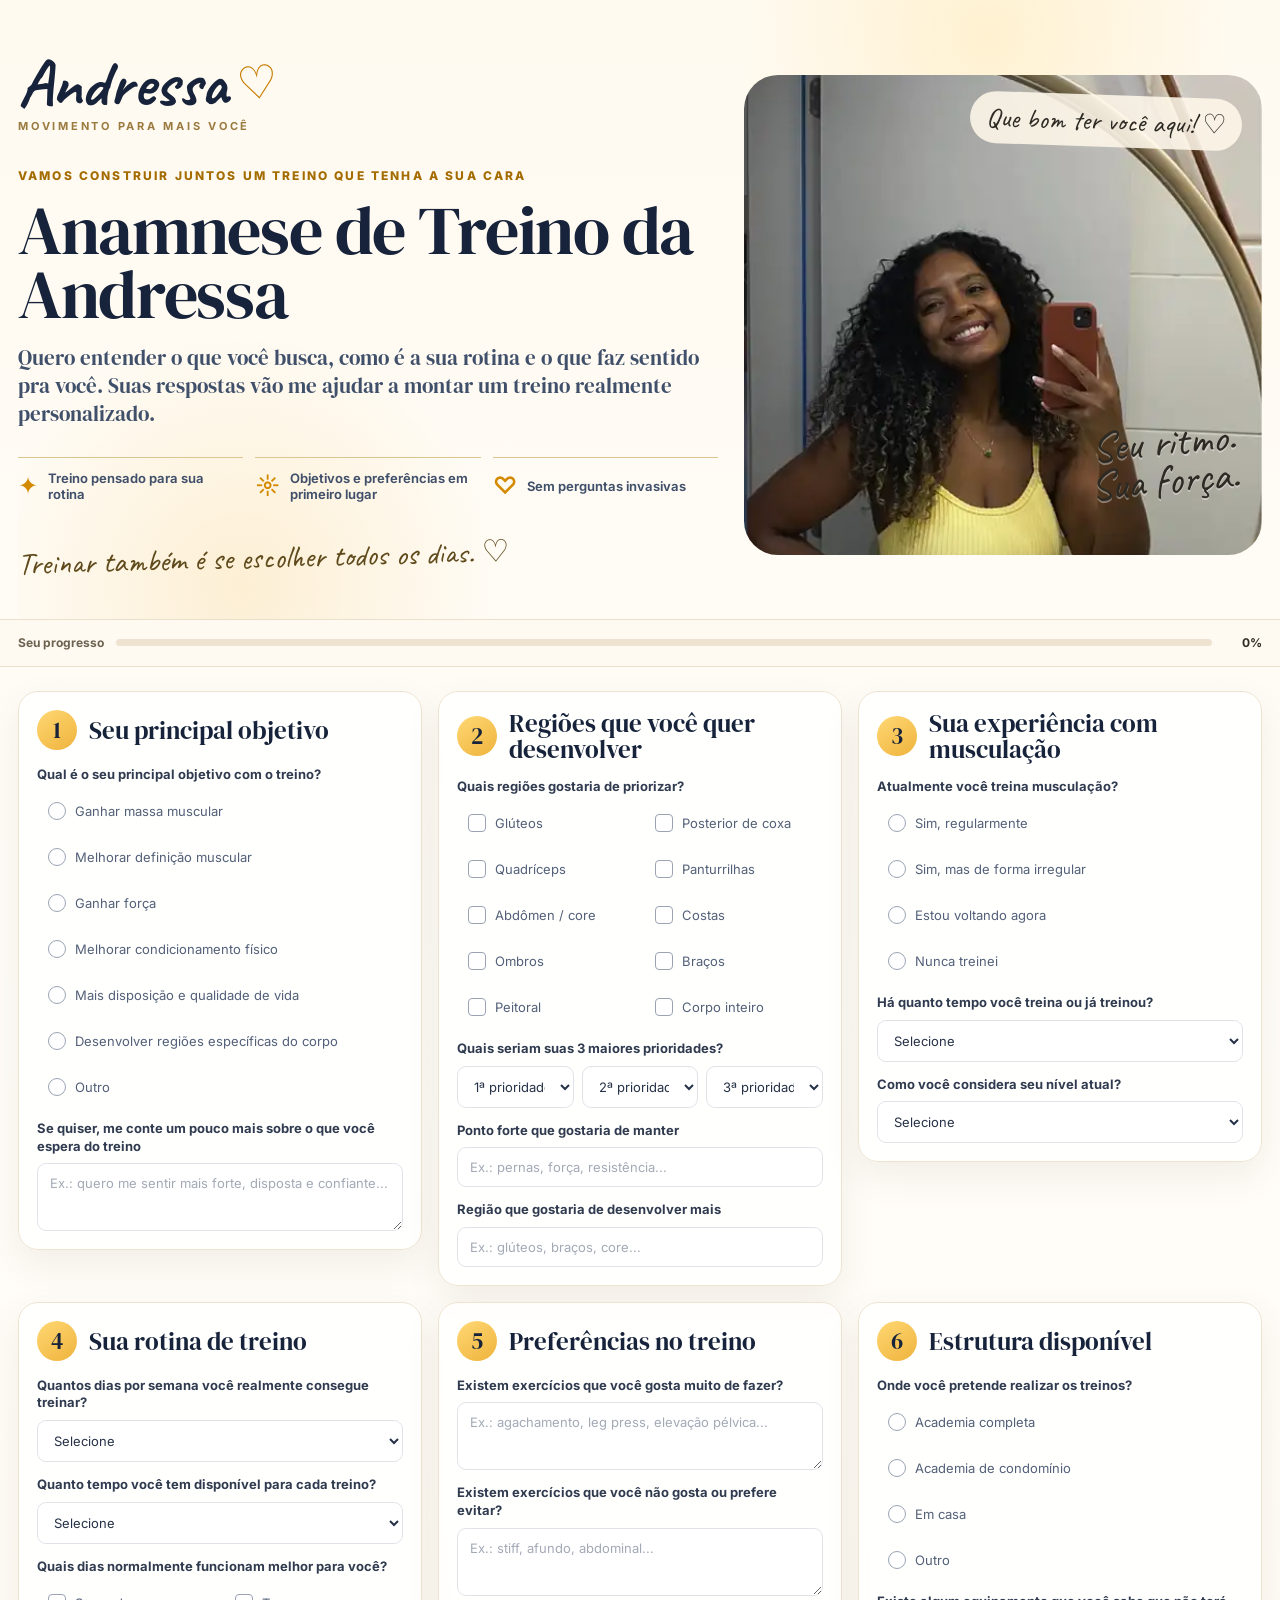
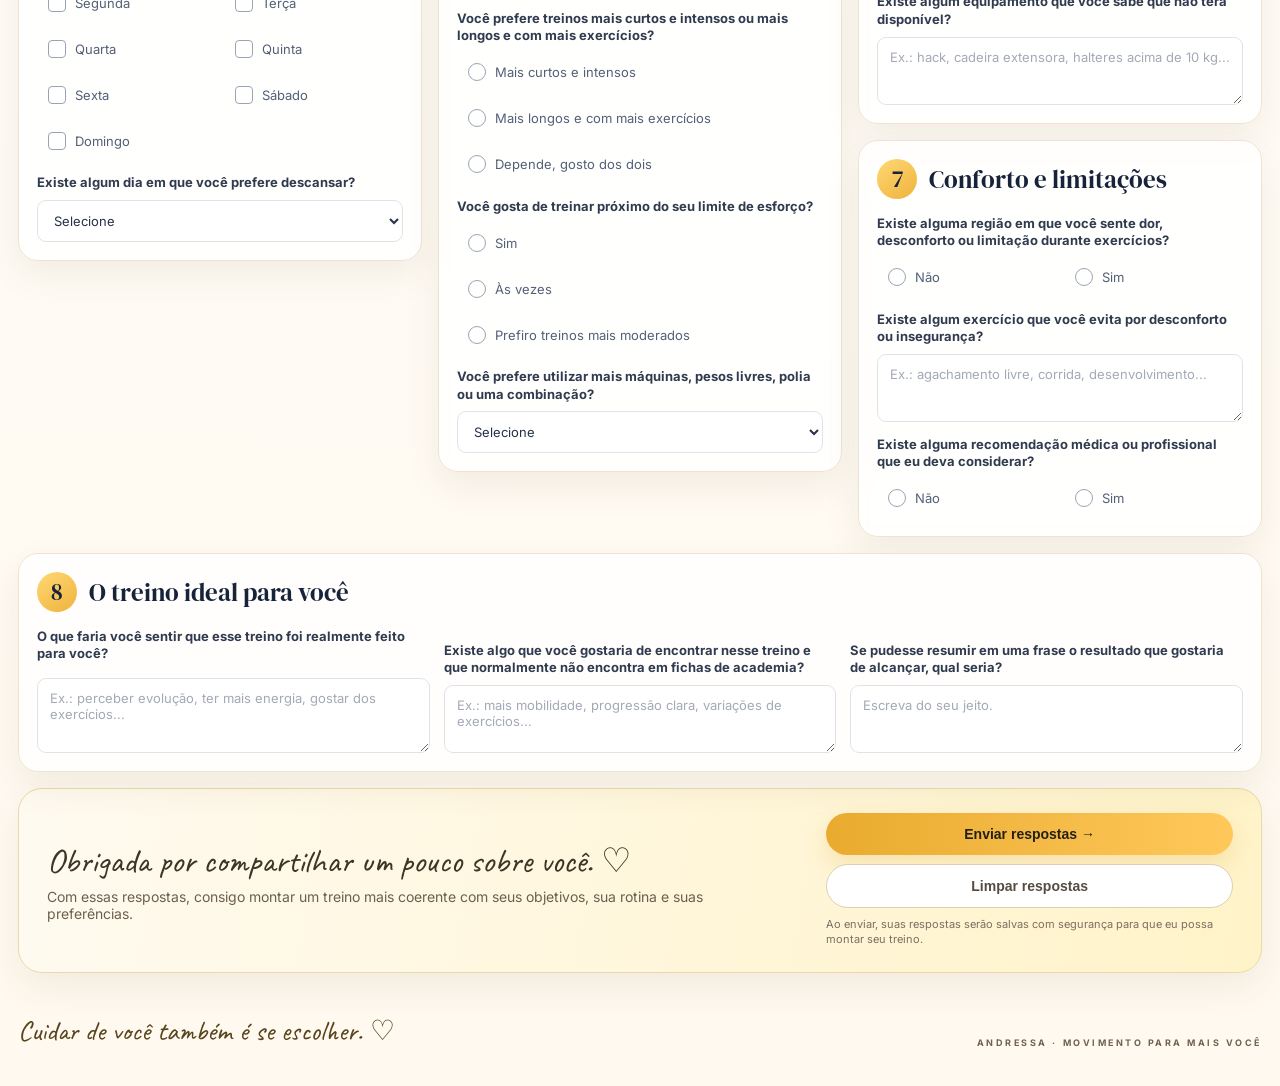
<file: andressa-anamnese/index.html>
<!doctype html>
<html lang="pt-BR">
<head>
  <meta charset="utf-8">
  <meta name="viewport" content="width=device-width,initial-scale=1,viewport-fit=cover">
  <meta name="theme-color" content="#f0b63f">
  <title>Anamnese de Treino da Andressa</title>
  <link rel="preconnect" href="https://fonts.googleapis.com">
  <link rel="preconnect" href="https://fonts.gstatic.com" crossorigin>
  <link href="https://fonts.googleapis.com/css2?family=Caveat:wght@500;600;700&family=DM+Serif+Display&family=Inter:wght@400;500;600;700&display=swap" rel="stylesheet">
  <link rel="stylesheet" href="./styles.css?v=10">
</head>
<body>
  <header class="hero wrap">
    <div class="hero-copy">
      <div class="brand-row">
        <div class="brand-name">Andressa</div>
        <div class="heart">♡</div>
      </div>
      <div class="brand-sub">MOVIMENTO PARA MAIS VOCÊ</div>

      <div class="eyebrow">VAMOS CONSTRUIR JUNTOS UM TREINO QUE TENHA A SUA CARA</div>
      <h1>Anamnese de Treino da Andressa</h1>
      <p class="lead">Quero entender o que você busca, como é a sua rotina e o que faz sentido pra você. Suas respostas vão me ajudar a montar um treino realmente personalizado.</p>

      <div class="hero-highlights">
        <div class="highlight"><span class="icon">✦</span><span>Treino pensado para sua rotina</span></div>
        <div class="highlight"><span class="icon">☼</span><span>Objetivos e preferências em primeiro lugar</span></div>
        <div class="highlight"><span class="icon">♡</span><span>Sem perguntas invasivas</span></div>
      </div>

      <div class="hand-note">Treinar também é se escolher todos os dias. ♡</div>
    </div>

    <div class="hero-photo-wrap">
      <div class="sun-shape"></div>
      <img class="hero-photo" src="./assets/andressa-hero-hq.webp?v=9" alt="Andressa sorrindo com roupa amarela">
      <div class="photo-note top-note">Que bom ter você aqui! ♡</div>
      <div class="photo-note side-note">Seu ritmo.<br>Sua força.</div>
    </div>
  </header>

  <div class="progress-wrap">
    <div class="progress-inner wrap">
      <span>Seu progresso</span>
      <div class="progress-track"><div class="progress-fill" id="fill"></div></div>
      <strong id="pct">0%</strong>
    </div>
  </div>

  <main class="wrap form-area">
    <form id="f" novalidate>
      <div class="form-grid">
        <section class="card" data-s>
          <div class="section-head"><span class="num">1</span><h2>Seu principal objetivo</h2></div>
          <div class="field">
            <div class="legend">Qual é o seu principal objetivo com o treino?</div>
            <div class="options vertical">
              <label class="choice"><input type="radio" name="objetivo" value="Ganhar massa muscular"><span>Ganhar massa muscular</span></label>
              <label class="choice"><input type="radio" name="objetivo" value="Melhorar definição muscular"><span>Melhorar definição muscular</span></label>
              <label class="choice"><input type="radio" name="objetivo" value="Ganhar força"><span>Ganhar força</span></label>
              <label class="choice"><input type="radio" name="objetivo" value="Melhorar condicionamento físico"><span>Melhorar condicionamento físico</span></label>
              <label class="choice"><input type="radio" name="objetivo" value="Mais disposição e qualidade de vida"><span>Mais disposição e qualidade de vida</span></label>
              <label class="choice"><input type="radio" name="objetivo" value="Desenvolver regiões específicas do corpo"><span>Desenvolver regiões específicas do corpo</span></label>
              <label class="choice"><input type="radio" name="objetivo" value="Outro"><span>Outro</span></label>
            </div>
          </div>
          <div class="field"><label class="legend" for="mudanca">Se quiser, me conte um pouco mais sobre o que você espera do treino</label><textarea id="mudanca" name="mudanca" placeholder="Ex.: quero me sentir mais forte, disposta e confiante..."></textarea></div>
        </section>

        <section class="card" data-s>
          <div class="section-head"><span class="num">2</span><h2>Regiões que você quer desenvolver</h2></div>
          <div class="field">
            <div class="legend">Quais regiões gostaria de priorizar?</div>
            <div class="options two-col">
              <label class="choice check"><input type="checkbox" name="regioes" value="Glúteos"><span>Glúteos</span></label>
              <label class="choice check"><input type="checkbox" name="regioes" value="Posterior de coxa"><span>Posterior de coxa</span></label>
              <label class="choice check"><input type="checkbox" name="regioes" value="Quadríceps"><span>Quadríceps</span></label>
              <label class="choice check"><input type="checkbox" name="regioes" value="Panturrilhas"><span>Panturrilhas</span></label>
              <label class="choice check"><input type="checkbox" name="regioes" value="Abdômen/core"><span>Abdômen / core</span></label>
              <label class="choice check"><input type="checkbox" name="regioes" value="Costas"><span>Costas</span></label>
              <label class="choice check"><input type="checkbox" name="regioes" value="Ombros"><span>Ombros</span></label>
              <label class="choice check"><input type="checkbox" name="regioes" value="Braços"><span>Braços</span></label>
              <label class="choice check"><input type="checkbox" name="regioes" value="Peitoral"><span>Peitoral</span></label>
              <label class="choice check"><input type="checkbox" name="regioes" value="Corpo inteiro"><span>Corpo inteiro</span></label>
            </div>
          </div>
          <div class="field"><div class="legend">Quais seriam suas 3 maiores prioridades?</div><div class="priority-grid"><select name="p1"><option value="">1ª prioridade</option></select><select name="p2"><option value="">2ª prioridade</option></select><select name="p3"><option value="">3ª prioridade</option></select></div></div>
          <div class="field"><label class="legend">Ponto forte que gostaria de manter</label><input type="text" name="forte" placeholder="Ex.: pernas, força, resistência..."></div>
          <div class="field"><label class="legend">Região que gostaria de desenvolver mais</label><input type="text" name="fraco" placeholder="Ex.: glúteos, braços, core..."></div>
        </section>

        <section class="card" data-s>
          <div class="section-head"><span class="num">3</span><h2>Sua experiência com musculação</h2></div>
          <div class="field"><div class="legend">Atualmente você treina musculação?</div><div class="options vertical">
            <label class="choice"><input type="radio" name="treina" value="Sim, regularmente"><span>Sim, regularmente</span></label>
            <label class="choice"><input type="radio" name="treina" value="Sim, mas de forma irregular"><span>Sim, mas de forma irregular</span></label>
            <label class="choice"><input type="radio" name="treina" value="Estou voltando agora"><span>Estou voltando agora</span></label>
            <label class="choice"><input type="radio" name="treina" value="Nunca treinei"><span>Nunca treinei</span></label>
          </div></div>
          <div class="field"><label class="legend">Há quanto tempo você treina ou já treinou?</label><select name="tempo"><option value="">Selecione</option><option>Menos de 6 meses</option><option>6 meses a 1 ano</option><option>1 a 2 anos</option><option>2 a 5 anos</option><option>Mais de 5 anos</option></select></div>
          <div class="field"><label class="legend">Como você considera seu nível atual?</label><select name="nivel"><option value="">Selecione</option><option>Iniciante</option><option>Intermediário</option><option>Avançado</option><option>Não sei avaliar</option></select></div>
        </section>

        <section class="card" data-s>
          <div class="section-head"><span class="num">4</span><h2>Sua rotina de treino</h2></div>
          <div class="field"><label class="legend">Quantos dias por semana você realmente consegue treinar?</label><select name="freq"><option value="">Selecione</option><option>2 dias</option><option>3 dias</option><option>4 dias</option><option>5 dias</option><option>6 dias</option></select></div>
          <div class="field"><label class="legend">Quanto tempo você tem disponível para cada treino?</label><select name="tempoTreino"><option value="">Selecione</option><option>Até 30 minutos</option><option>30 a 45 minutos</option><option>45 a 60 minutos</option><option>60 a 75 minutos</option><option>Mais de 75 minutos</option></select></div>
          <div class="field"><div class="legend">Quais dias normalmente funcionam melhor para você?</div><div class="options days-grid">
            <label class="choice check"><input type="checkbox" name="dias" value="Segunda"><span>Segunda</span></label>
            <label class="choice check"><input type="checkbox" name="dias" value="Terça"><span>Terça</span></label>
            <label class="choice check"><input type="checkbox" name="dias" value="Quarta"><span>Quarta</span></label>
            <label class="choice check"><input type="checkbox" name="dias" value="Quinta"><span>Quinta</span></label>
            <label class="choice check"><input type="checkbox" name="dias" value="Sexta"><span>Sexta</span></label>
            <label class="choice check"><input type="checkbox" name="dias" value="Sábado"><span>Sábado</span></label>
            <label class="choice check"><input type="checkbox" name="dias" value="Domingo"><span>Domingo</span></label>
          </div></div>
          <div class="field"><label class="legend">Existe algum dia em que você prefere descansar?</label><select name="descanso"><option value="">Selecione</option><option>Segunda</option><option>Terça</option><option>Quarta</option><option>Quinta</option><option>Sexta</option><option>Sábado</option><option>Domingo</option><option>Não tenho preferência</option></select></div>
        </section>

        <section class="card" data-s>
          <div class="section-head"><span class="num">5</span><h2>Preferências no treino</h2></div>
          <div class="field"><label class="legend">Existem exercícios que você gosta muito de fazer?</label><textarea name="gosta" placeholder="Ex.: agachamento, leg press, elevação pélvica..."></textarea></div>
          <div class="field"><label class="legend">Existem exercícios que você não gosta ou prefere evitar?</label><textarea name="naogosta" placeholder="Ex.: stiff, afundo, abdominal..."></textarea></div>
          <div class="field"><div class="legend">Você prefere treinos mais curtos e intensos ou mais longos e com mais exercícios?</div><div class="options vertical">
            <label class="choice"><input type="radio" name="estilo" value="Mais curtos e intensos"><span>Mais curtos e intensos</span></label>
            <label class="choice"><input type="radio" name="estilo" value="Mais longos e com mais exercícios"><span>Mais longos e com mais exercícios</span></label>
            <label class="choice"><input type="radio" name="estilo" value="Depende, gosto dos dois"><span>Depende, gosto dos dois</span></label>
          </div></div>
          <div class="field"><div class="legend">Você gosta de treinar próximo do seu limite de esforço?</div><div class="options vertical">
            <label class="choice"><input type="radio" name="limite" value="Sim"><span>Sim</span></label>
            <label class="choice"><input type="radio" name="limite" value="Às vezes"><span>Às vezes</span></label>
            <label class="choice"><input type="radio" name="limite" value="Prefiro treinos mais moderados"><span>Prefiro treinos mais moderados</span></label>
          </div></div>
          <div class="field"><label class="legend">Você prefere utilizar mais máquinas, pesos livres, polia ou uma combinação?</label><select name="equip"><option value="">Selecione</option><option>Mais máquinas</option><option>Mais pesos livres</option><option>Mais polia</option><option>Uma combinação de todos</option><option>Não tenho preferência</option></select></div>
        </section>

        <div class="stack-col">
          <section class="card" data-s>
            <div class="section-head"><span class="num">6</span><h2>Estrutura disponível</h2></div>
            <div class="field"><div class="legend">Onde você pretende realizar os treinos?</div><div class="options vertical">
              <label class="choice"><input type="radio" name="local" value="Academia completa"><span>Academia completa</span></label>
              <label class="choice"><input type="radio" name="local" value="Academia de condomínio"><span>Academia de condomínio</span></label>
              <label class="choice"><input type="radio" name="local" value="Em casa"><span>Em casa</span></label>
              <label class="choice"><input type="radio" name="local" value="Outro"><span>Outro</span></label>
            </div></div>
            <div class="field"><label class="legend">Existe algum equipamento que você sabe que não terá disponível?</label><textarea name="indisponivel" placeholder="Ex.: hack, cadeira extensora, halteres acima de 10 kg..."></textarea></div>
          </section>

          <section class="card" data-s>
            <div class="section-head"><span class="num">7</span><h2>Conforto e limitações</h2></div>
            <div class="field"><div class="legend">Existe alguma região em que você sente dor, desconforto ou limitação durante exercícios?</div><div class="options two-col">
              <label class="choice"><input type="radio" name="dor" value="Não"><span>Não</span></label>
              <label class="choice"><input type="radio" name="dor" value="Sim"><span>Sim</span></label>
            </div><div class="conditional" id="dor-extra"><textarea name="dorDetalhe" placeholder="Se quiser, conte onde costuma incomodar e em quais movimentos."></textarea></div></div>
            <div class="field"><label class="legend">Existe algum exercício que você evita por desconforto ou insegurança?</label><textarea name="evita" placeholder="Ex.: agachamento livre, corrida, desenvolvimento..."></textarea></div>
            <div class="field"><div class="legend">Existe alguma recomendação médica ou profissional que eu deva considerar?</div><div class="options two-col">
              <label class="choice"><input type="radio" name="medica" value="Não"><span>Não</span></label>
              <label class="choice"><input type="radio" name="medica" value="Sim"><span>Sim</span></label>
            </div><div class="conditional" id="med-extra"><textarea name="medicaDetalhe" placeholder="Ex.: fisioterapia, cirurgia, orientação profissional..."></textarea></div></div>
          </section>
        </div>

        <section class="card full-card" data-s>
          <div class="section-head"><span class="num">8</span><h2>O treino ideal para você</h2></div>
          <div class="final-grid">
            <div class="field"><label class="legend">O que faria você sentir que esse treino foi realmente feito para você?</label><textarea name="feito" placeholder="Ex.: perceber evolução, ter mais energia, gostar dos exercícios..."></textarea></div>
            <div class="field"><label class="legend">Existe algo que você gostaria de encontrar nesse treino e que normalmente não encontra em fichas de academia?</label><textarea name="naofalta" placeholder="Ex.: mais mobilidade, progressão clara, variações de exercícios..."></textarea></div>
            <div class="field"><label class="legend">Se pudesse resumir em uma frase o resultado que gostaria de alcançar, qual seria?</label><textarea name="frase" placeholder="Escreva do seu jeito."></textarea></div>
          </div>
        </section>
      </div>

      <section class="submit-card">
        <div class="submit-note">
          <div class="submit-script">Obrigada por compartilhar um pouco sobre você. ♡</div>
          <p>Com essas respostas, consigo montar um treino mais coerente com seus objetivos, sua rotina e suas preferências.</p>
        </div>
        <div class="submit-actions">
          <button type="button" class="btn primary" id="finish">Enviar respostas <span>→</span></button>
          <button type="button" class="btn ghost" id="clear">Limpar respostas</button>
          <small>Ao enviar, suas respostas serão salvas com segurança para que eu possa montar seu treino.</small>
        </div>
      </section>
    </form>
  </main>

  <footer class="footer wrap">
    <span class="footer-script">Cuidar de você também é se escolher. ♡</span>
    <span class="footer-mark">ANDRESSA · MOVIMENTO PARA MAIS VOCÊ</span>
  </footer>

  <dialog id="out">
    <button class="close" id="close" aria-label="Fechar">×</button>
    <h2>Resumo das suas respostas</h2>
    <p class="modal-copy">Você pode compartilhar, copiar ou salvar esse conteúdo.</p>
    <div class="summary" id="summary"></div>
    <div class="modal-actions">
      <button class="btn primary" id="shareBtn">Compartilhar</button>
      <button class="btn ghost" id="copyBtn">Copiar</button>
      <button class="btn ghost" id="downloadBtn">Salvar .txt</button>
    </div>
  </dialog>

  <div class="toast" id="toast">Copiado!</div>
  <script src="./app.js?v=10"></script>
</body>
</html>
</file>
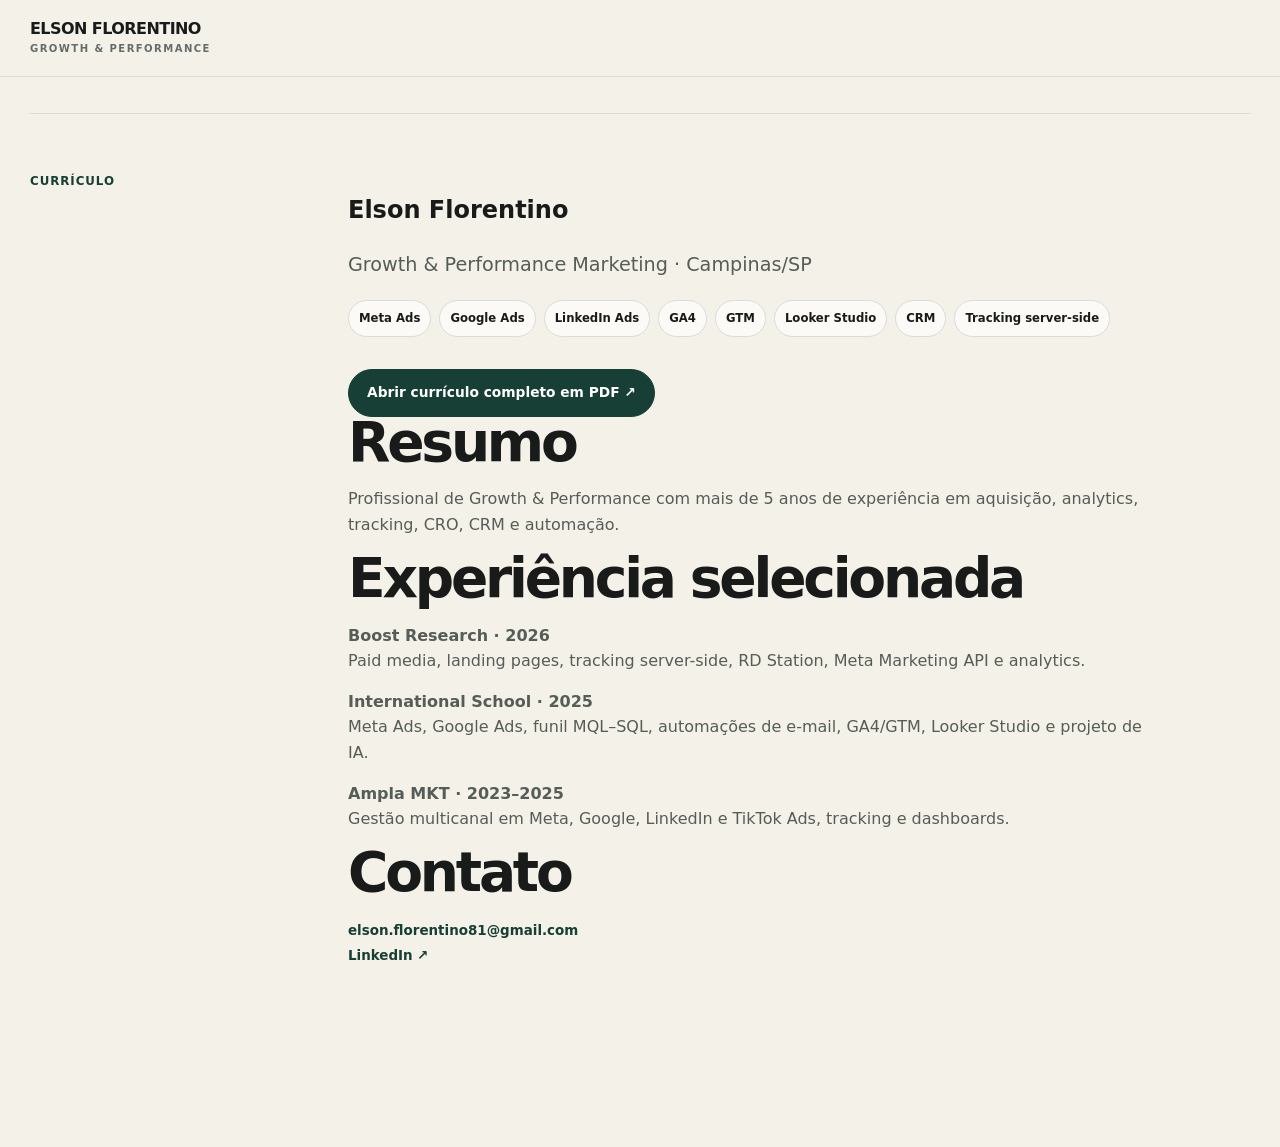
<file: cv.html>
<!doctype html><html lang="pt-BR"><head><meta charset="utf-8"><meta name="viewport" content="width=device-width,initial-scale=1"><title>CV — Elson Florentino</title><link rel="stylesheet" href="assets/styles.css?v=20260910-materials"></head><body><header class="site-header"><div class="wrap nav"><a class="brand" href="index.html">ELSON FLORENTINO<small>Growth & Performance</small></a></div></header><main class="case-body"><div class="wrap"><section class="case-block"><div class="case-label">Currículo</div><div class="case-content"><h1>Elson Florentino</h1><p class="case-sub">Growth & Performance Marketing · Campinas/SP</p><div class="role-list"><span>Meta Ads</span><span>Google Ads</span><span>LinkedIn Ads</span><span>GA4</span><span>GTM</span><span>Looker Studio</span><span>CRM</span><span>Tracking server-side</span></div><div class="actions"><a class="btn primary" href="assets/documents/elson-florentino-cv-2026.pdf" target="_blank" rel="noopener noreferrer">Abrir currículo completo em PDF ↗</a></div><h2>Resumo</h2><p>Profissional de Growth & Performance com mais de 5 anos de experiência em aquisição, analytics, tracking, CRO, CRM e automação.</p><h2>Experiência selecionada</h2><p><b>Boost Research · 2026</b><br>Paid media, landing pages, tracking server-side, RD Station, Meta Marketing API e analytics.</p><p><b>International School · 2025</b><br>Meta Ads, Google Ads, funil MQL–SQL, automações de e-mail, GA4/GTM, Looker Studio e projeto de IA.</p><p><b>Ampla MKT · 2023–2025</b><br>Gestão multicanal em Meta, Google, LinkedIn e TikTok Ads, tracking e dashboards.</p><h2>Contato</h2><p><a class="text-link" href="mailto:elson.florentino81@gmail.com">elson.florentino81@gmail.com</a><br><a class="text-link" href="https://br.linkedin.com/in/elsonflorentino" target="_blank" rel="noreferrer">LinkedIn ↗</a></p></div></section></div></main></body></html>
</file>
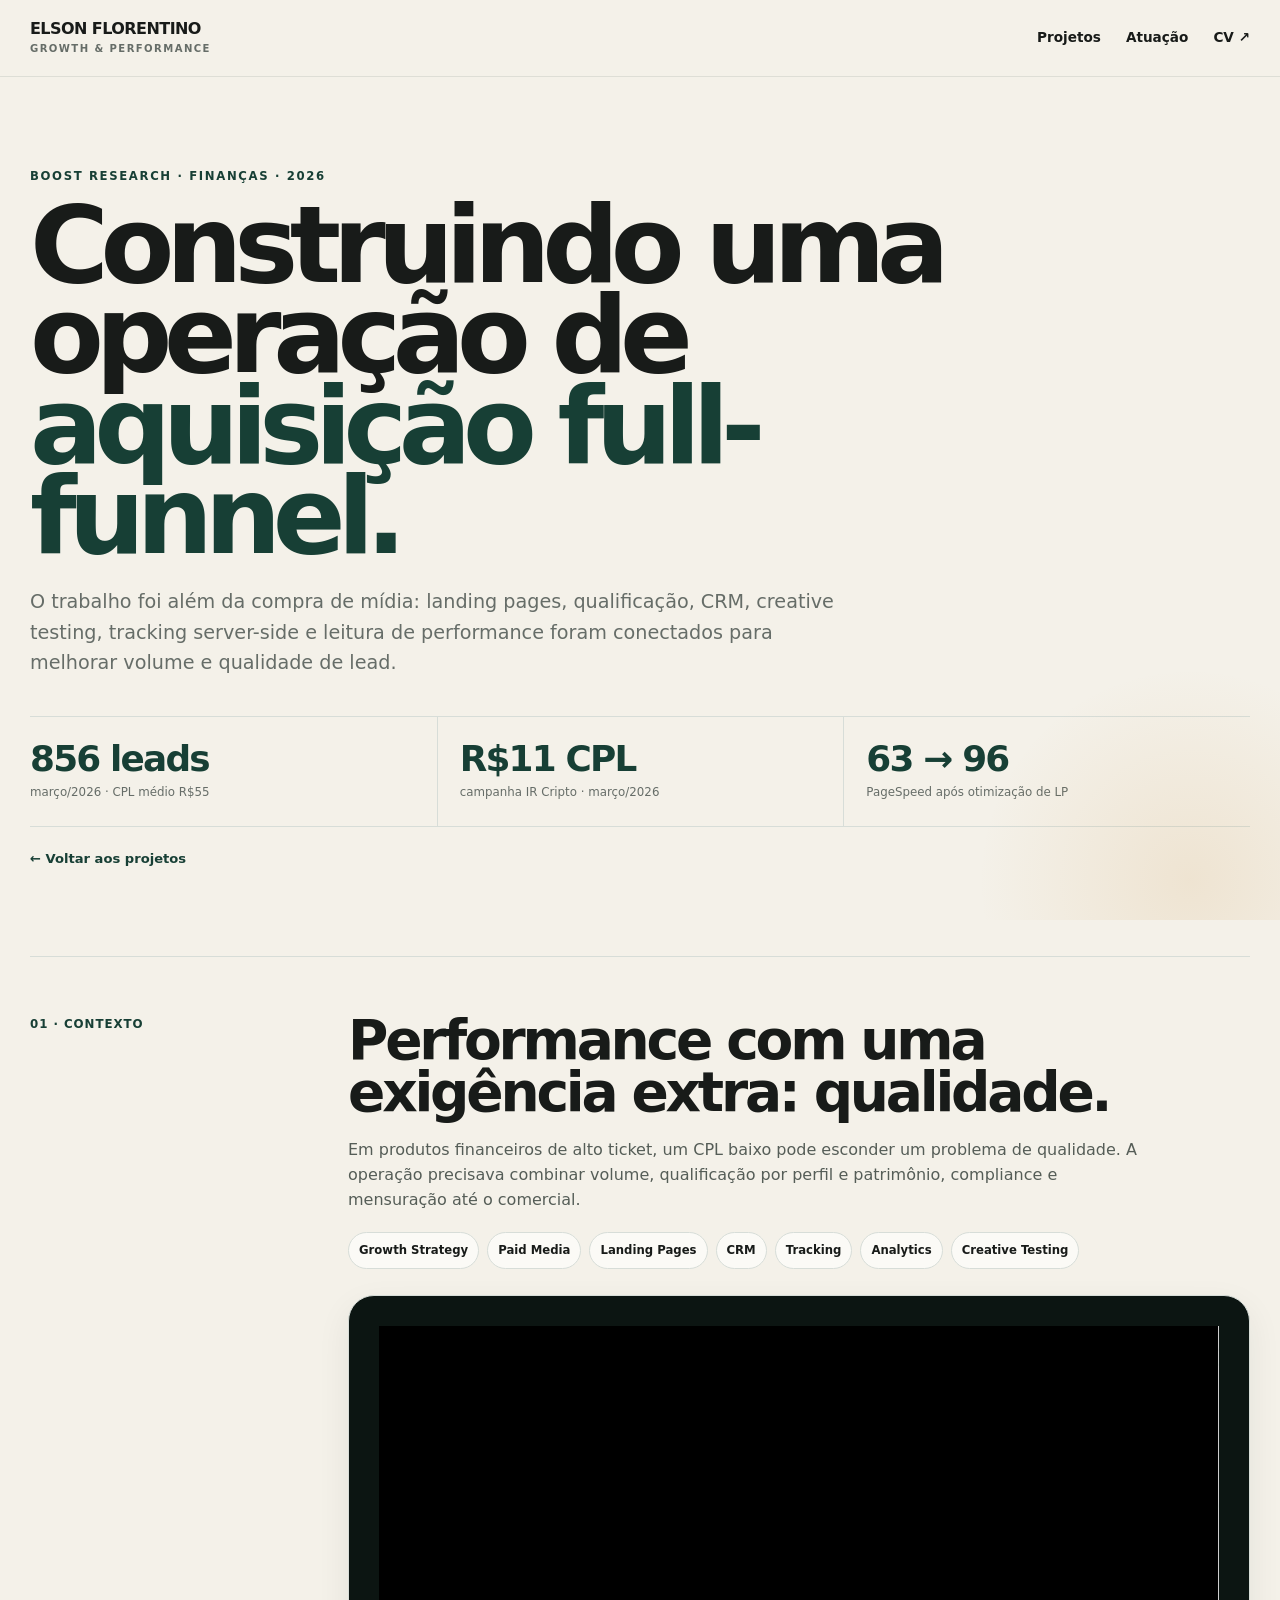
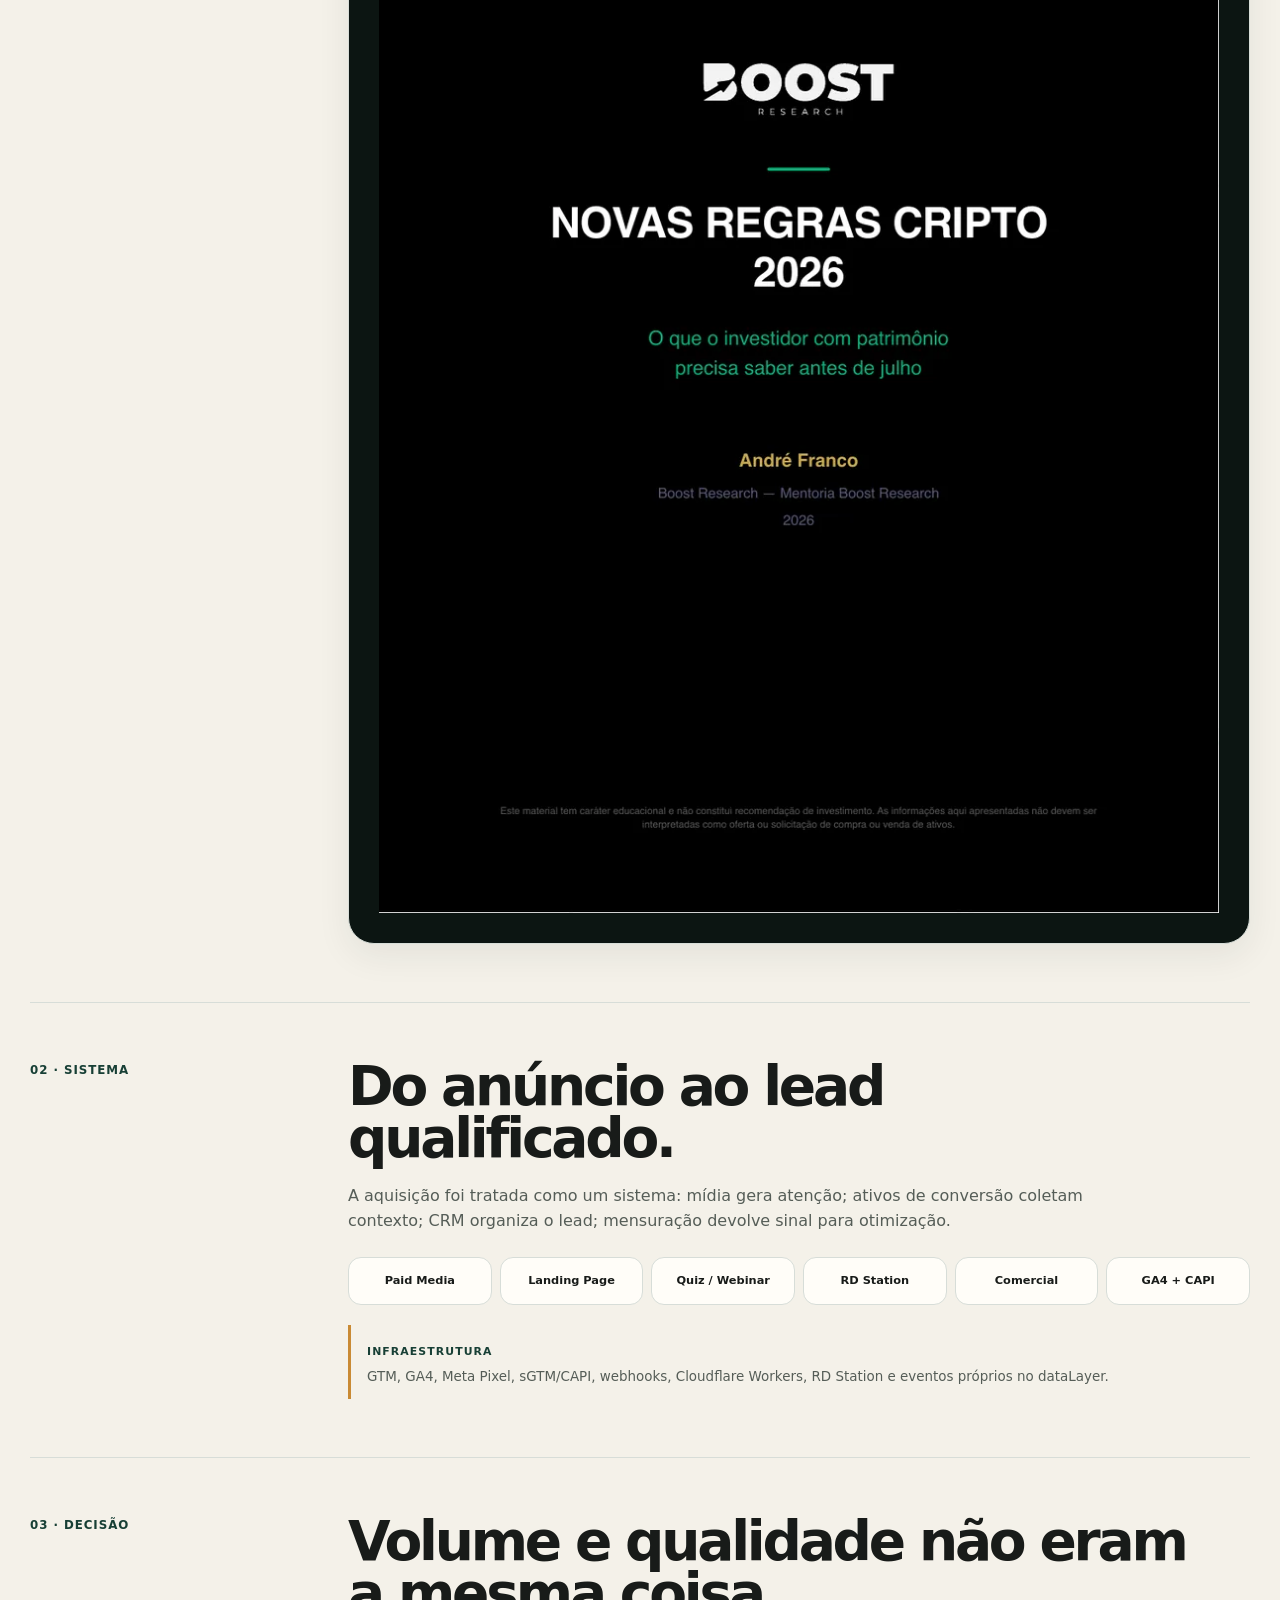
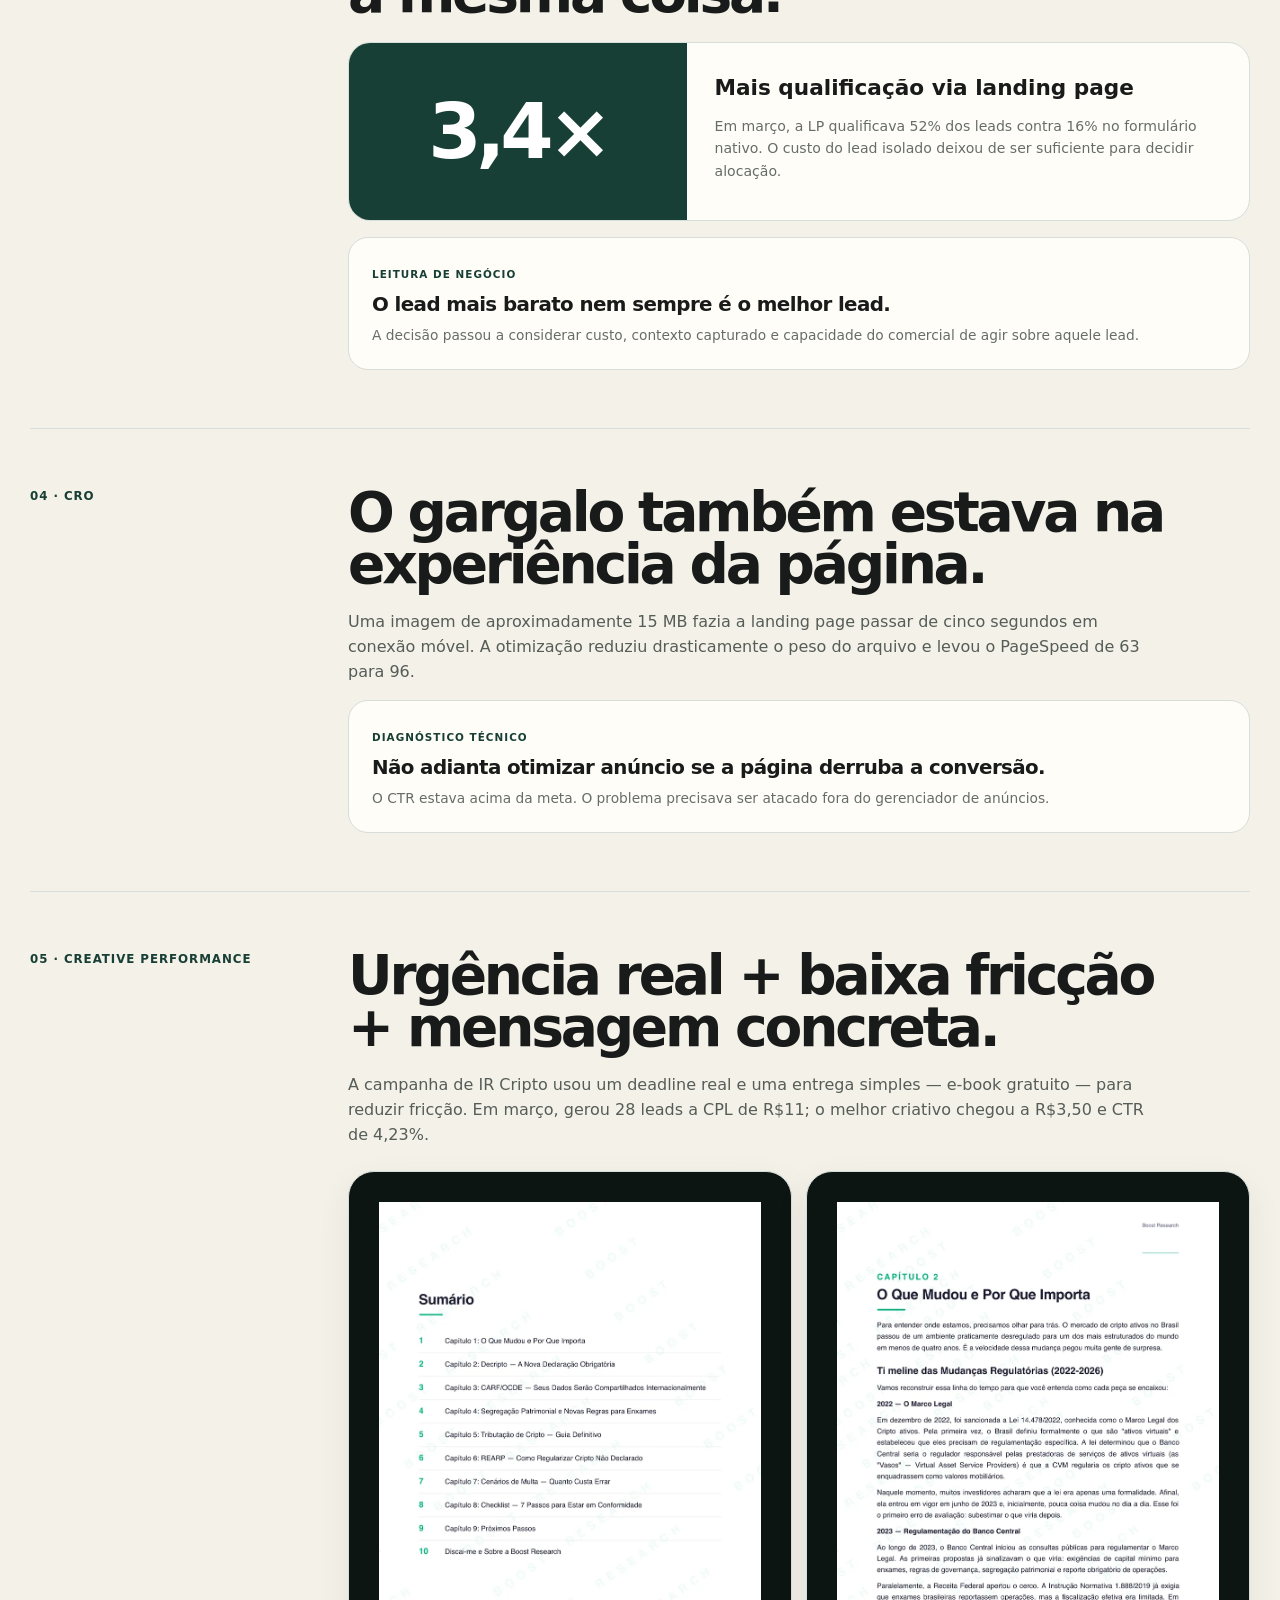
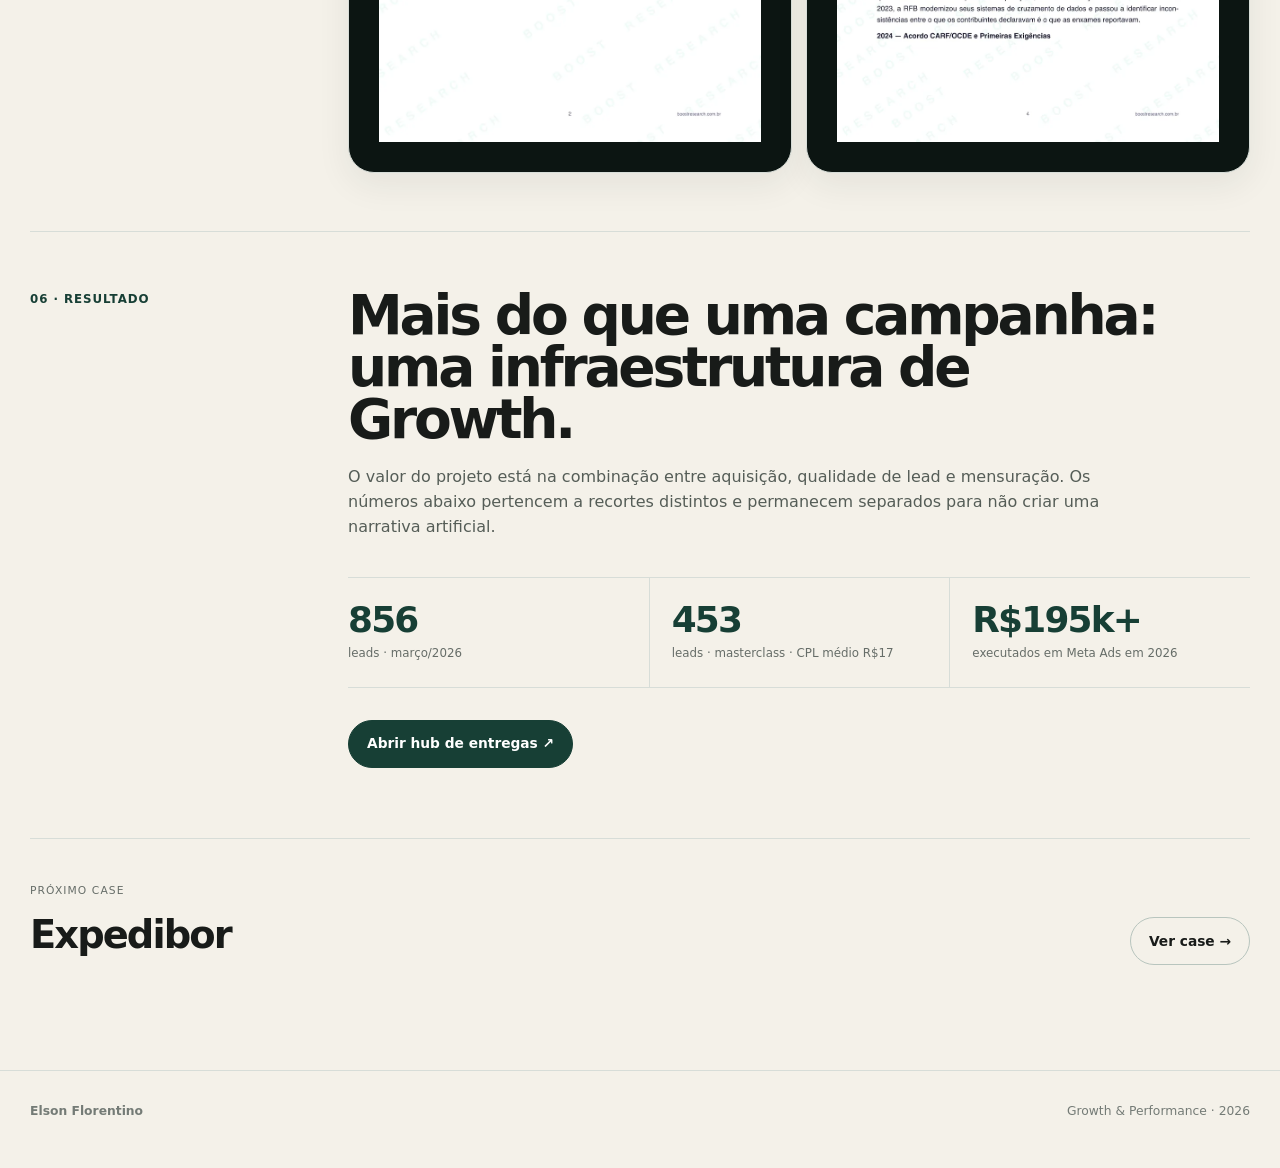
<file: cases/boost.html>
<!doctype html><html lang="pt-BR"><head><meta charset="utf-8"><meta name="viewport" content="width=device-width,initial-scale=1"><meta name="description" content="Case Boost Research — Growth, performance, landing pages, tracking e CRM."><title>Boost Research — Case | Elson Florentino</title><link rel="stylesheet" href="../assets/styles.css?v=20260910-materials"></head><body>
<a class="skip" href="#main">Pular para o conteúdo</a>
<header class="site-header"><div class="wrap nav"><a class="brand" href="../index.html">ELSON FLORENTINO<small>Growth & Performance</small></a><nav class="navlinks" aria-label="Navegação principal"><a href="../index.html#work">Projetos</a><a href="../index.html#capabilities">Atuação</a><a href="../assets/documents/elson-florentino-cv-2026.pdf" target="_blank" rel="noreferrer">CV ↗</a></nav><button class="menu" type="button" aria-label="Abrir menu" aria-expanded="false">☰</button></div></header>
<main id="main">
<section class="case-hero"><div class="wrap"><div class="kicker">Boost Research · Finanças · 2026</div><h1>Construindo uma operação de <span>aquisição full-funnel.</span></h1><p class="case-sub">O trabalho foi além da compra de mídia: landing pages, qualificação, CRM, creative testing, tracking server-side e leitura de performance foram conectados para melhorar volume e qualidade de lead.</p><div class="case-facts"><div class="case-fact"><b>856 leads</b><span>março/2026 · CPL médio R$55</span></div><div class="case-fact"><b>R$11 CPL</b><span>campanha IR Cripto · março/2026</span></div><div class="case-fact"><b>63 → 96</b><span>PageSpeed após otimização de LP</span></div></div><a class="back" href="../index.html#work">← Voltar aos projetos</a></div></section>
<div class="case-body"><div class="wrap">
<section class="case-block"><div class="case-label">01 · Contexto</div><div class="case-content"><h2>Performance com uma exigência extra: qualidade.</h2><p>Em produtos financeiros de alto ticket, um CPL baixo pode esconder um problema de qualidade. A operação precisava combinar volume, qualificação por perfil e patrimônio, compliance e mensuração até o comercial.</p><div class="role-list"><span>Growth Strategy</span><span>Paid Media</span><span>Landing Pages</span><span>CRM</span><span>Tracking</span><span>Analytics</span><span>Creative Testing</span></div><div class="case-visual dark"><img width="849" height="1200" loading="lazy" decoding="async" class="zoomable" src="../assets/images/boost-ebook-1.webp" alt="Capa do e-book Novas Regras Cripto 2026"></div></div></section>
<section class="case-block"><div class="case-label">02 · Sistema</div><div class="case-content"><h2>Do anúncio ao lead qualificado.</h2><p>A aquisição foi tratada como um sistema: mídia gera atenção; ativos de conversão coletam contexto; CRM organiza o lead; mensuração devolve sinal para otimização.</p><div class="flow"><span>Paid Media</span><span>Landing Page</span><span>Quiz / Webinar</span><span>RD Station</span><span>Comercial</span><span>GA4 + CAPI</span></div><div class="evidence"><b>Infraestrutura</b><p>GTM, GA4, Meta Pixel, sGTM/CAPI, webhooks, Cloudflare Workers, RD Station e eventos próprios no dataLayer.</p></div></div></section>
<section class="case-block"><div class="case-label">03 · Decisão</div><div class="case-content"><h2>Volume e qualidade não eram a mesma coisa.</h2><div class="metric-callout"><div class="big">3,4×</div><div class="copy"><h3>Mais qualificação via landing page</h3><p>Em março, a LP qualificava 52% dos leads contra 16% no formulário nativo. O custo do lead isolado deixou de ser suficiente para decidir alocação.</p></div></div><div class="decision"><small>Leitura de negócio</small><h3>O lead mais barato nem sempre é o melhor lead.</h3><p>A decisão passou a considerar custo, contexto capturado e capacidade do comercial de agir sobre aquele lead.</p></div></div></section>
<section class="case-block"><div class="case-label">04 · CRO</div><div class="case-content"><h2>O gargalo também estava na experiência da página.</h2><p>Uma imagem de aproximadamente 15 MB fazia a landing page passar de cinco segundos em conexão móvel. A otimização reduziu drasticamente o peso do arquivo e levou o PageSpeed de 63 para 96.</p><div class="decision"><small>Diagnóstico técnico</small><h3>Não adianta otimizar anúncio se a página derruba a conversão.</h3><p>O CTR estava acima da meta. O problema precisava ser atacado fora do gerenciador de anúncios.</p></div></div></section>
<section class="case-block"><div class="case-label">05 · Creative performance</div><div class="case-content"><h2>Urgência real + baixa fricção + mensagem concreta.</h2><p>A campanha de IR Cripto usou um deadline real e uma entrega simples — e-book gratuito — para reduzir fricção. Em março, gerou 28 leads a CPL de R$11; o melhor criativo chegou a R$3,50 e CTR de 4,23%.</p><div class="case-grid-2"><div class="case-visual dark"><img width="849" height="1200" loading="lazy" decoding="async" class="zoomable" src="../assets/images/boost-ebook-2.webp" alt="Sumário do e-book Novas Regras Cripto 2026"></div><div class="case-visual dark"><img width="849" height="1200" loading="lazy" decoding="async" class="zoomable" src="../assets/images/boost-ebook-4.webp" alt="Página interna do e-book sobre mudanças regulatórias de cripto"></div></div></div></section>
<section class="case-block"><div class="case-label">06 · Resultado</div><div class="case-content"><h2>Mais do que uma campanha: uma infraestrutura de Growth.</h2><p>O valor do projeto está na combinação entre aquisição, qualidade de lead e mensuração. Os números abaixo pertencem a recortes distintos e permanecem separados para não criar uma narrativa artificial.</p><div class="case-facts"><div class="case-fact"><b>856</b><span>leads · março/2026</span></div><div class="case-fact"><b>453</b><span>leads · masterclass · CPL médio R$17</span></div><div class="case-fact"><b>R$195k+</b><span>executados em Meta Ads em 2026</span></div></div><div class="actions"><a class="btn primary" href="https://elsonflorentino-afk.github.io/projetos-boost/hub/" target="_blank" rel="noreferrer">Abrir hub de entregas ↗</a></div></div></section>
<div class="case-next"><div><small>Próximo case</small><strong>Expedibor</strong></div><a class="btn" href="expedibor.html">Ver case →</a></div>
</div></div></main><footer class="footer"><div class="wrap footer-row"><b>Elson Florentino</b><span>Growth & Performance · 2026</span></div></footer><script src="../assets/site.js?v=20260910-materials"></script></body></html>
</file>
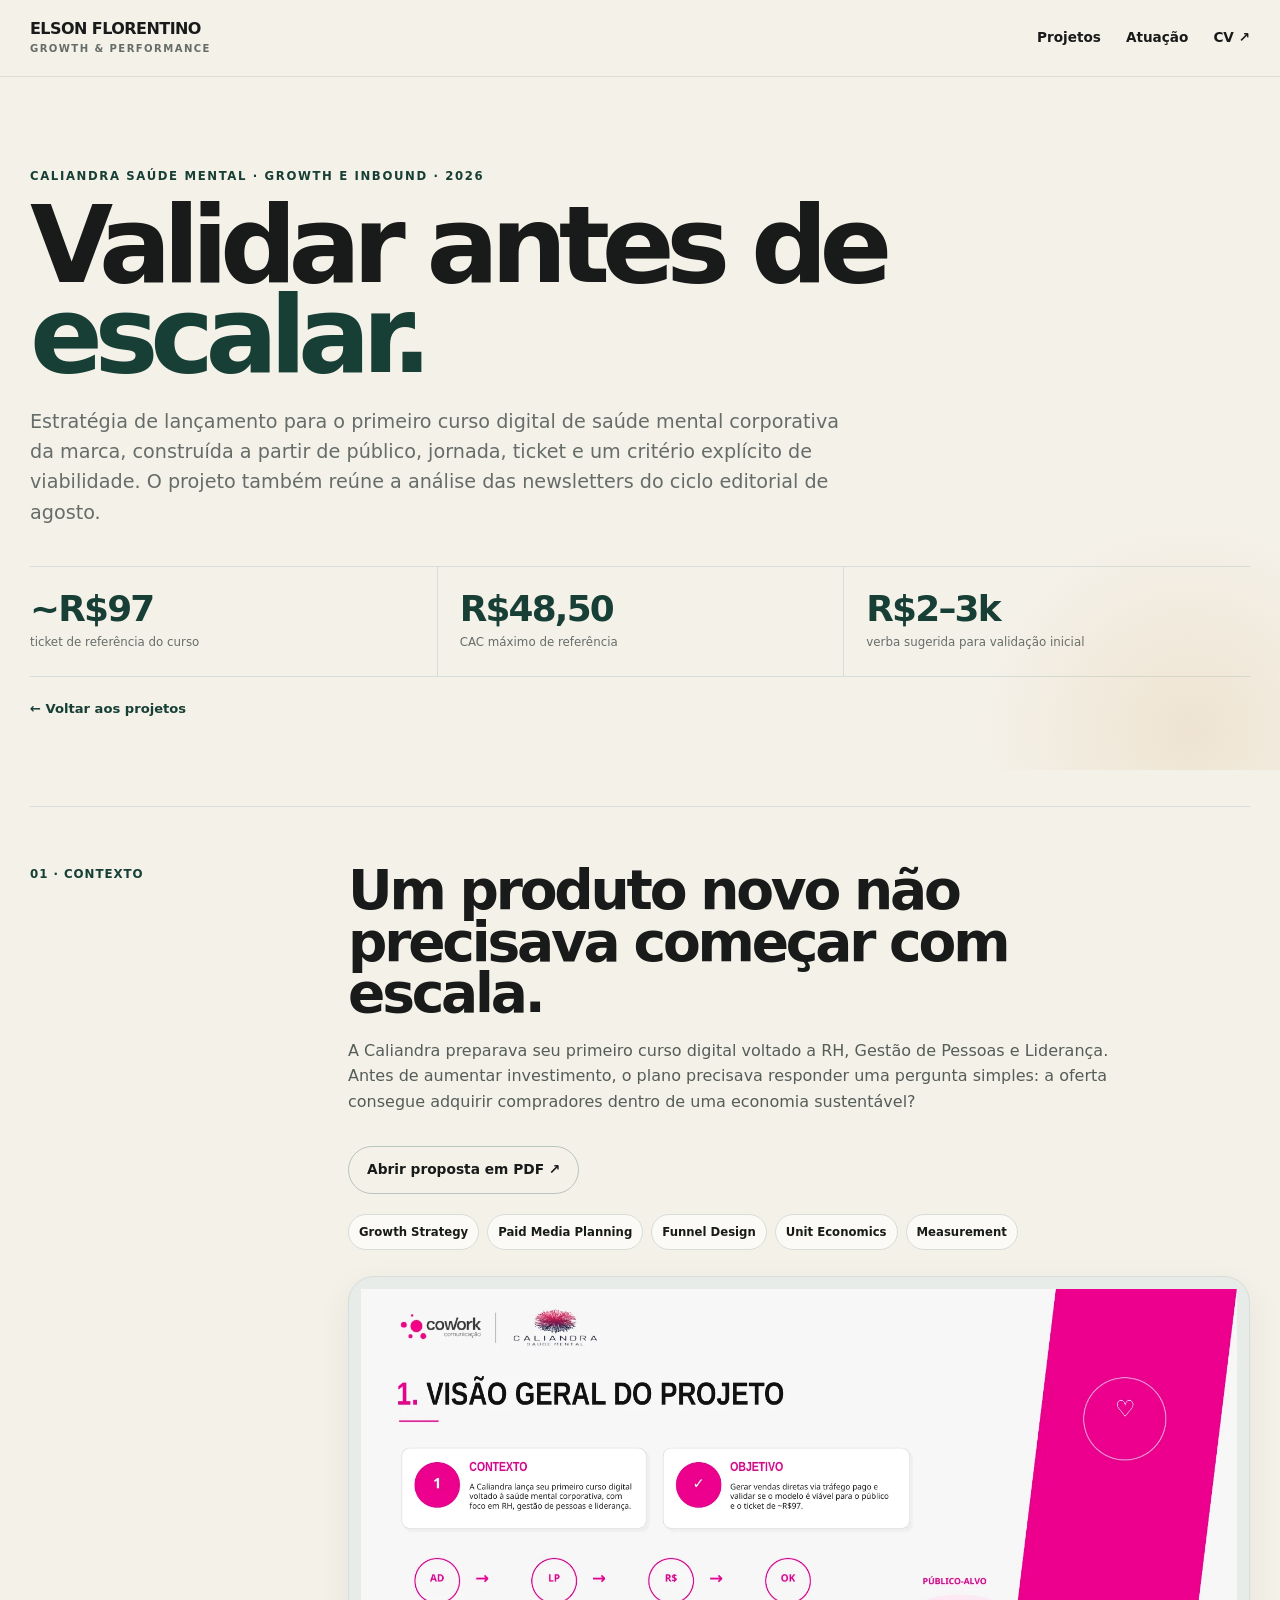
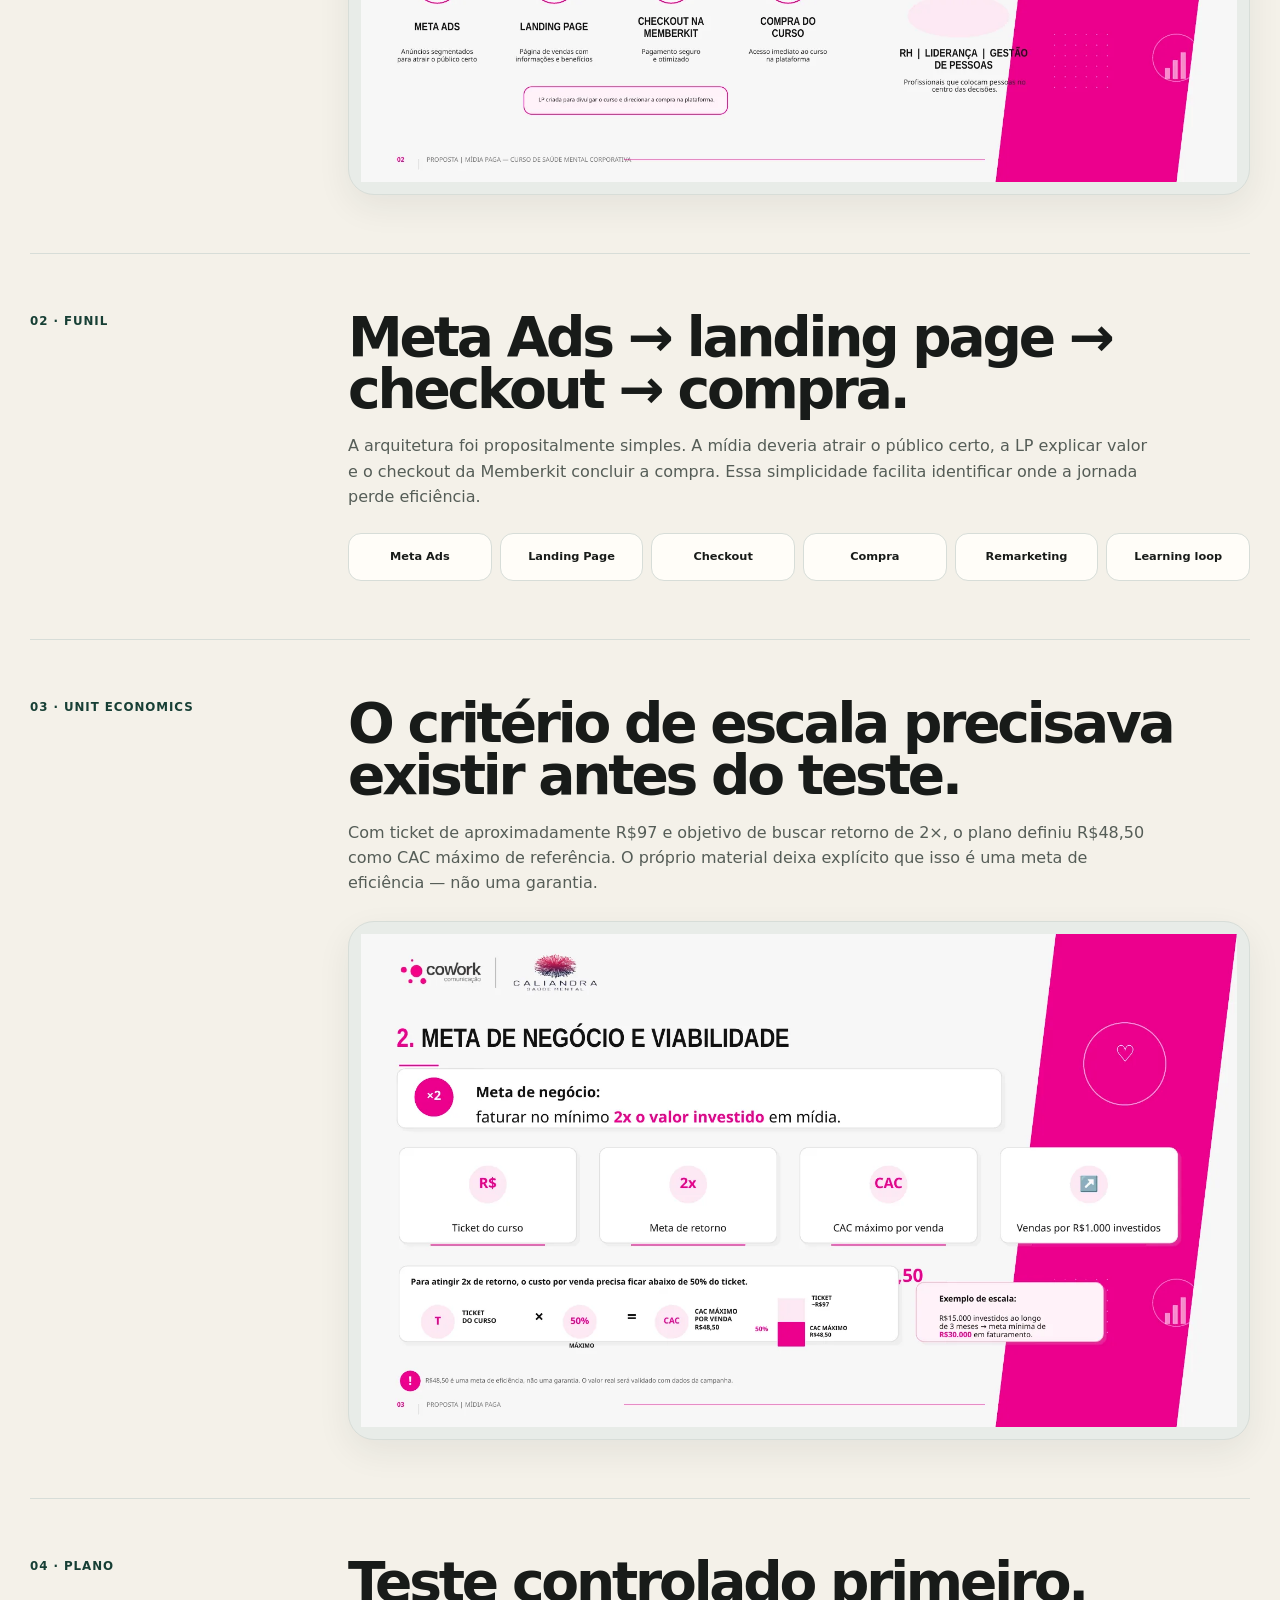
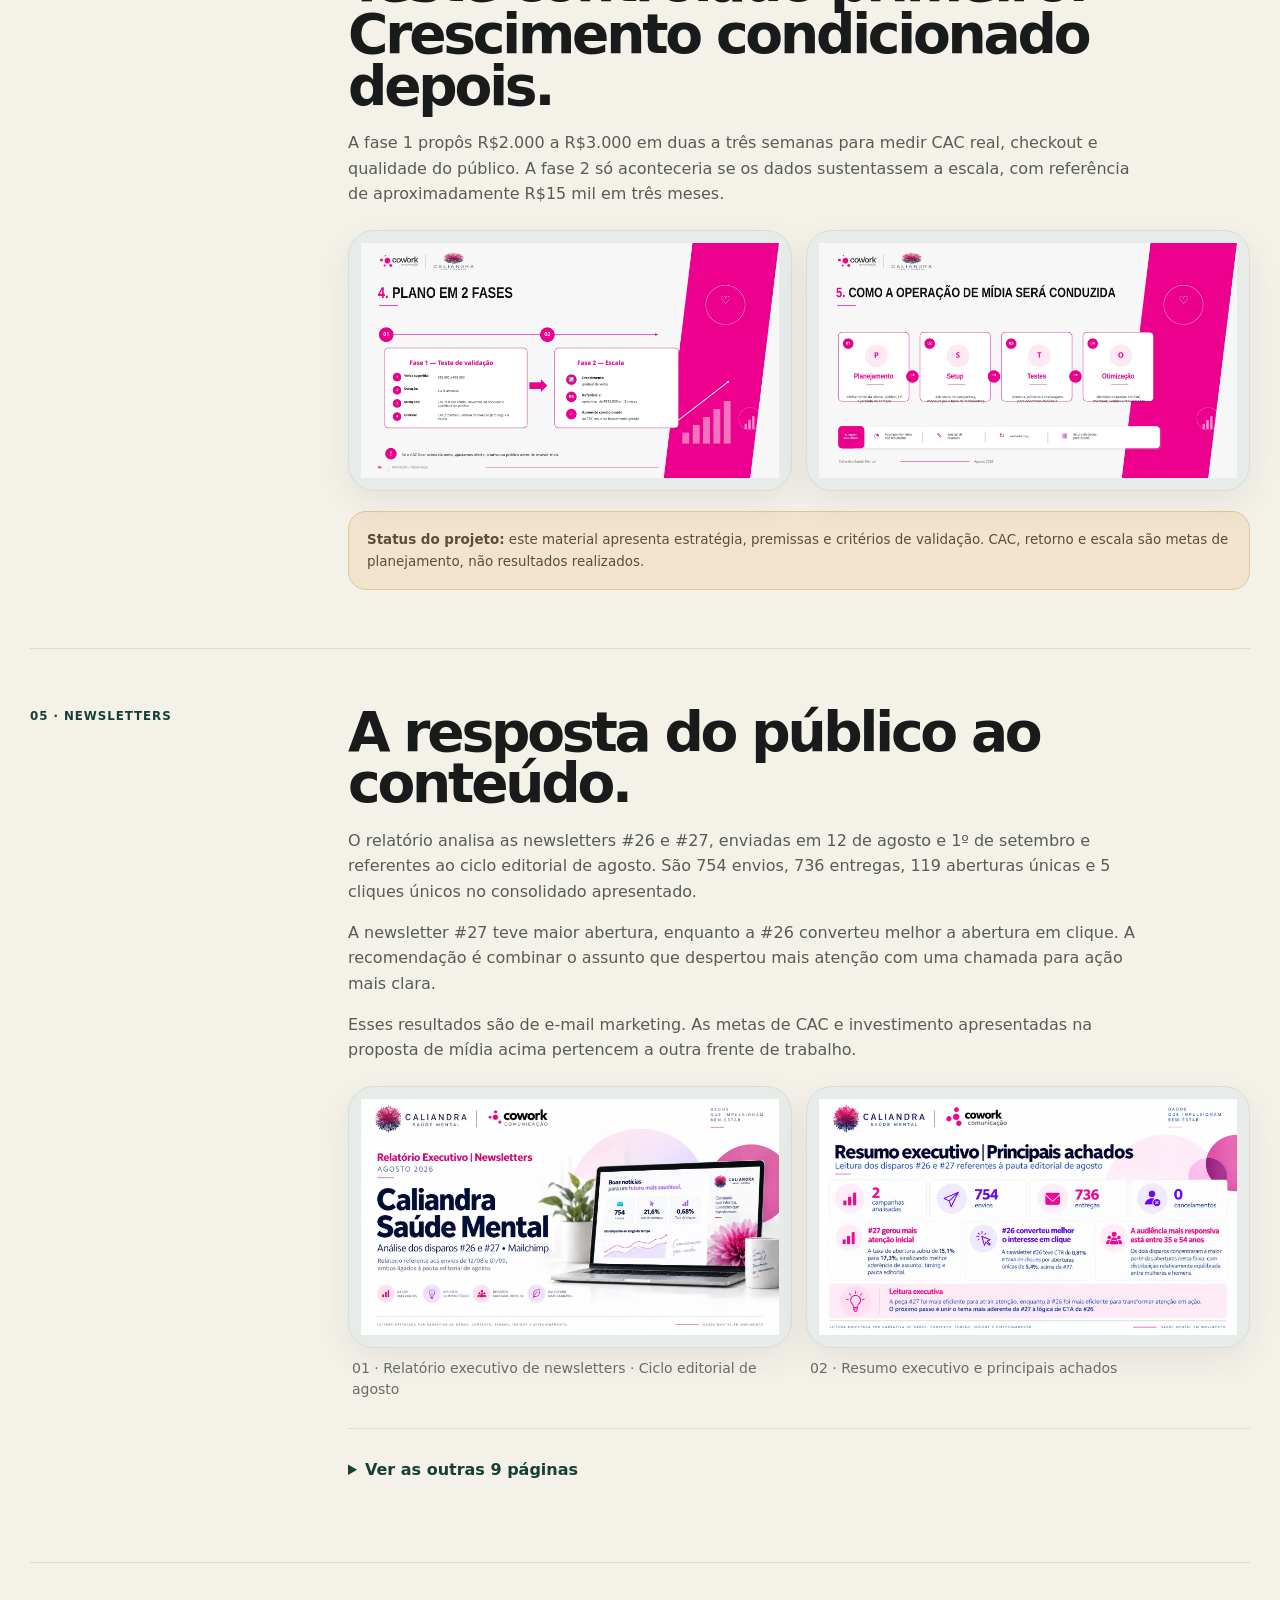
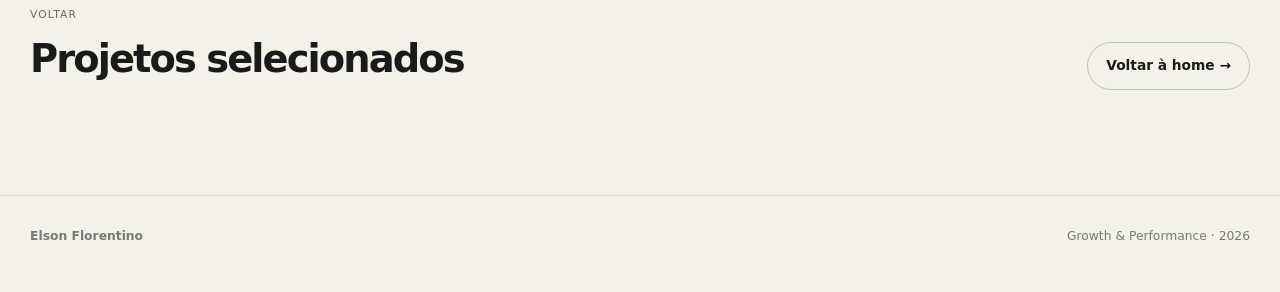
<file: cases/caliandra.html>
<!doctype html><html lang="pt-BR"><head><meta charset="utf-8"><meta name="viewport" content="width=device-width,initial-scale=1"><meta name="description" content="Projeto Caliandra — estratégia de Growth, funil e unit economics para validação de produto digital."><title>Caliandra — Projeto | Elson Florentino</title><link rel="stylesheet" href="../assets/styles.css?v=20260910-materials"></head><body>
<a class="skip" href="#main">Pular para o conteúdo</a>
<header class="site-header"><div class="wrap nav"><a class="brand" href="../index.html">ELSON FLORENTINO<small>Growth & Performance</small></a><nav class="navlinks" aria-label="Navegação principal"><a href="../index.html#work">Projetos</a><a href="../index.html#capabilities">Atuação</a><a href="../assets/documents/elson-florentino-cv-2026.pdf" target="_blank" rel="noreferrer">CV ↗</a></nav><button class="menu" type="button" aria-label="Abrir menu" aria-expanded="false">☰</button></div></header>
<main id="main">
<section class="case-hero"><div class="wrap"><div class="kicker">Caliandra Saúde Mental · Growth e Inbound · 2026</div><h1>Validar antes de <span>escalar.</span></h1><p class="case-sub">Estratégia de lançamento para o primeiro curso digital de saúde mental corporativa da marca, construída a partir de público, jornada, ticket e um critério explícito de viabilidade. O projeto também reúne a análise das newsletters do ciclo editorial de agosto.</p><div class="case-facts"><div class="case-fact"><b>~R$97</b><span>ticket de referência do curso</span></div><div class="case-fact"><b>R$48,50</b><span>CAC máximo de referência</span></div><div class="case-fact"><b>R$2–3k</b><span>verba sugerida para validação inicial</span></div></div><a class="back" href="../index.html#work">← Voltar aos projetos</a></div></section>
<div class="case-body"><div class="wrap">
<section class="case-block"><div class="case-label">01 · Contexto</div><div class="case-content"><h2>Um produto novo não precisava começar com escala.</h2><p>A Caliandra preparava seu primeiro curso digital voltado a RH, Gestão de Pessoas e Liderança. Antes de aumentar investimento, o plano precisava responder uma pergunta simples: a oferta consegue adquirir compradores dentro de uma economia sustentável?</p><div class="actions"><a class="btn" href="../assets/documents/caliandra-proposta-midia.pdf" target="_blank" rel="noopener noreferrer">Abrir proposta em PDF ↗</a></div><div class="role-list"><span>Growth Strategy</span><span>Paid Media Planning</span><span>Funnel Design</span><span>Unit Economics</span><span>Measurement</span></div><div class="case-visual"><img width="1600" height="900" loading="lazy" decoding="async" class="zoomable" src="../assets/images/caliandra-2.webp" alt="Visão geral do projeto e do funil da Caliandra"></div></div></section>
<section class="case-block"><div class="case-label">02 · Funil</div><div class="case-content"><h2>Meta Ads → landing page → checkout → compra.</h2><p>A arquitetura foi propositalmente simples. A mídia deveria atrair o público certo, a LP explicar valor e o checkout da Memberkit concluir a compra. Essa simplicidade facilita identificar onde a jornada perde eficiência.</p><div class="flow"><span>Meta Ads</span><span>Landing Page</span><span>Checkout</span><span>Compra</span><span>Remarketing</span><span>Learning loop</span></div></div></section>
<section class="case-block"><div class="case-label">03 · Unit economics</div><div class="case-content"><h2>O critério de escala precisava existir antes do teste.</h2><p>Com ticket de aproximadamente R$97 e objetivo de buscar retorno de 2×, o plano definiu R$48,50 como CAC máximo de referência. O próprio material deixa explícito que isso é uma meta de eficiência — não uma garantia.</p><div class="case-visual"><img width="1600" height="900" loading="lazy" decoding="async" class="zoomable" src="../assets/images/caliandra-3.webp" alt="Slide de meta de negócio e viabilidade com ticket e CAC de referência"></div></div></section>
<section class="case-block"><div class="case-label">04 · Plano</div><div class="case-content"><h2>Teste controlado primeiro. Crescimento condicionado depois.</h2><p>A fase 1 propôs R$2.000 a R$3.000 em duas a três semanas para medir CAC real, checkout e qualidade do público. A fase 2 só aconteceria se os dados sustentassem a escala, com referência de aproximadamente R$15 mil em três meses.</p><div class="case-grid-2"><div class="case-visual"><img width="1600" height="900" loading="lazy" decoding="async" class="zoomable" src="../assets/images/caliandra-5.webp" alt="Plano em duas fases de validação e escala"></div><div class="case-visual"><img width="1600" height="900" loading="lazy" decoding="async" class="zoomable" src="../assets/images/caliandra-6.webp" alt="Fluxo operacional de planejamento, setup, testes e otimização"></div></div><div class="status"><b>Status do projeto:</b> este material apresenta estratégia, premissas e critérios de validação. CAC, retorno e escala são metas de planejamento, não resultados realizados.</div></div></section>
<section class="case-block"><div class="case-label">05 · Newsletters</div><div class="case-content"><h2>A resposta do público ao conteúdo.</h2><p>O relatório analisa as newsletters #26 e #27, enviadas em 12 de agosto e 1º de setembro e referentes ao ciclo editorial de agosto. São 754 envios, 736 entregas, 119 aberturas únicas e 5 cliques únicos no consolidado apresentado.</p><p>A newsletter #27 teve maior abertura, enquanto a #26 converteu melhor a abertura em clique. A recomendação é combinar o assunto que despertou mais atenção com uma chamada para ação mais clara.</p><p>Esses resultados são de e-mail marketing. As metas de CAC e investimento apresentadas na proposta de mídia acima pertencem a outra frente de trabalho.</p><div class="case-grid-2"><figure class="report-page"><div class="case-visual"><img width="1600" height="901" loading="lazy" decoding="async" class="zoomable" src="../assets/images/caliandra-relatorio-2026/pagina-01.webp" alt="Relatório executivo de newsletters · Ciclo editorial de agosto"></div><figcaption>01 · Relatório executivo de newsletters · Ciclo editorial de agosto</figcaption></figure><figure class="report-page"><div class="case-visual"><img width="1600" height="901" loading="lazy" decoding="async" class="zoomable" src="../assets/images/caliandra-relatorio-2026/pagina-02.webp" alt="Resumo executivo e principais achados"></div><figcaption>02 · Resumo executivo e principais achados</figcaption></figure></div><details class="report-more"><summary>Ver as outras 9 páginas</summary><div class="case-grid-2"><figure class="report-page"><div class="case-visual"><img width="1600" height="901" loading="lazy" decoding="async" class="zoomable" src="../assets/images/caliandra-relatorio-2026/pagina-03.webp" alt="Big numbers do ciclo editorial"></div><figcaption>03 · Big numbers do ciclo editorial</figcaption></figure><figure class="report-page"><div class="case-visual"><img width="1600" height="901" loading="lazy" decoding="async" class="zoomable" src="../assets/images/caliandra-relatorio-2026/pagina-04.webp" alt="Visão geral consolidada"></div><figcaption>04 · Visão geral consolidada</figcaption></figure><figure class="report-page"><div class="case-visual"><img width="1600" height="901" loading="lazy" decoding="async" class="zoomable" src="../assets/images/caliandra-relatorio-2026/pagina-05.webp" alt="Comparativo das newsletters #26 e #27"></div><figcaption>05 · Comparativo das newsletters #26 e #27</figcaption></figure><figure class="report-page"><div class="case-visual"><img width="1600" height="901" loading="lazy" decoding="async" class="zoomable" src="../assets/images/caliandra-relatorio-2026/pagina-06.webp" alt="Contexto de abertura apresentado no relatório"></div><figcaption>06 · Contexto de abertura apresentado no relatório</figcaption></figure><figure class="report-page"><div class="case-visual"><img width="1600" height="901" loading="lazy" decoding="async" class="zoomable" src="../assets/images/caliandra-relatorio-2026/pagina-07.webp" alt="Perfil da audiência"></div><figcaption>07 · Perfil da audiência</figcaption></figure><figure class="report-page"><div class="case-visual"><img width="1600" height="901" loading="lazy" decoding="async" class="zoomable" src="../assets/images/caliandra-relatorio-2026/pagina-08.webp" alt="Localização das aberturas"></div><figcaption>08 · Localização das aberturas</figcaption></figure><figure class="report-page"><div class="case-visual"><img width="1600" height="901" loading="lazy" decoding="async" class="zoomable" src="../assets/images/caliandra-relatorio-2026/pagina-09.webp" alt="As duas newsletters analisadas"></div><figcaption>09 · As duas newsletters analisadas</figcaption></figure><figure class="report-page"><div class="case-visual"><img width="1600" height="901" loading="lazy" decoding="async" class="zoomable" src="../assets/images/caliandra-relatorio-2026/pagina-10.webp" alt="Jornada de cliques"></div><figcaption>10 · Jornada de cliques</figcaption></figure><figure class="report-page"><div class="case-visual"><img width="1600" height="901" loading="lazy" decoding="async" class="zoomable" src="../assets/images/caliandra-relatorio-2026/pagina-11.webp" alt="Conclusões"></div><figcaption>11 · Conclusões</figcaption></figure></div></details></div></section><div class="case-next"><div><small>Voltar</small><strong>Projetos selecionados</strong></div><a class="btn" href="../index.html#work">Voltar à home →</a></div>
</div></div></main><footer class="footer"><div class="wrap footer-row"><b>Elson Florentino</b><span>Growth & Performance · 2026</span></div></footer><script src="../assets/site.js?v=20260910-materials"></script></body></html>
</file>
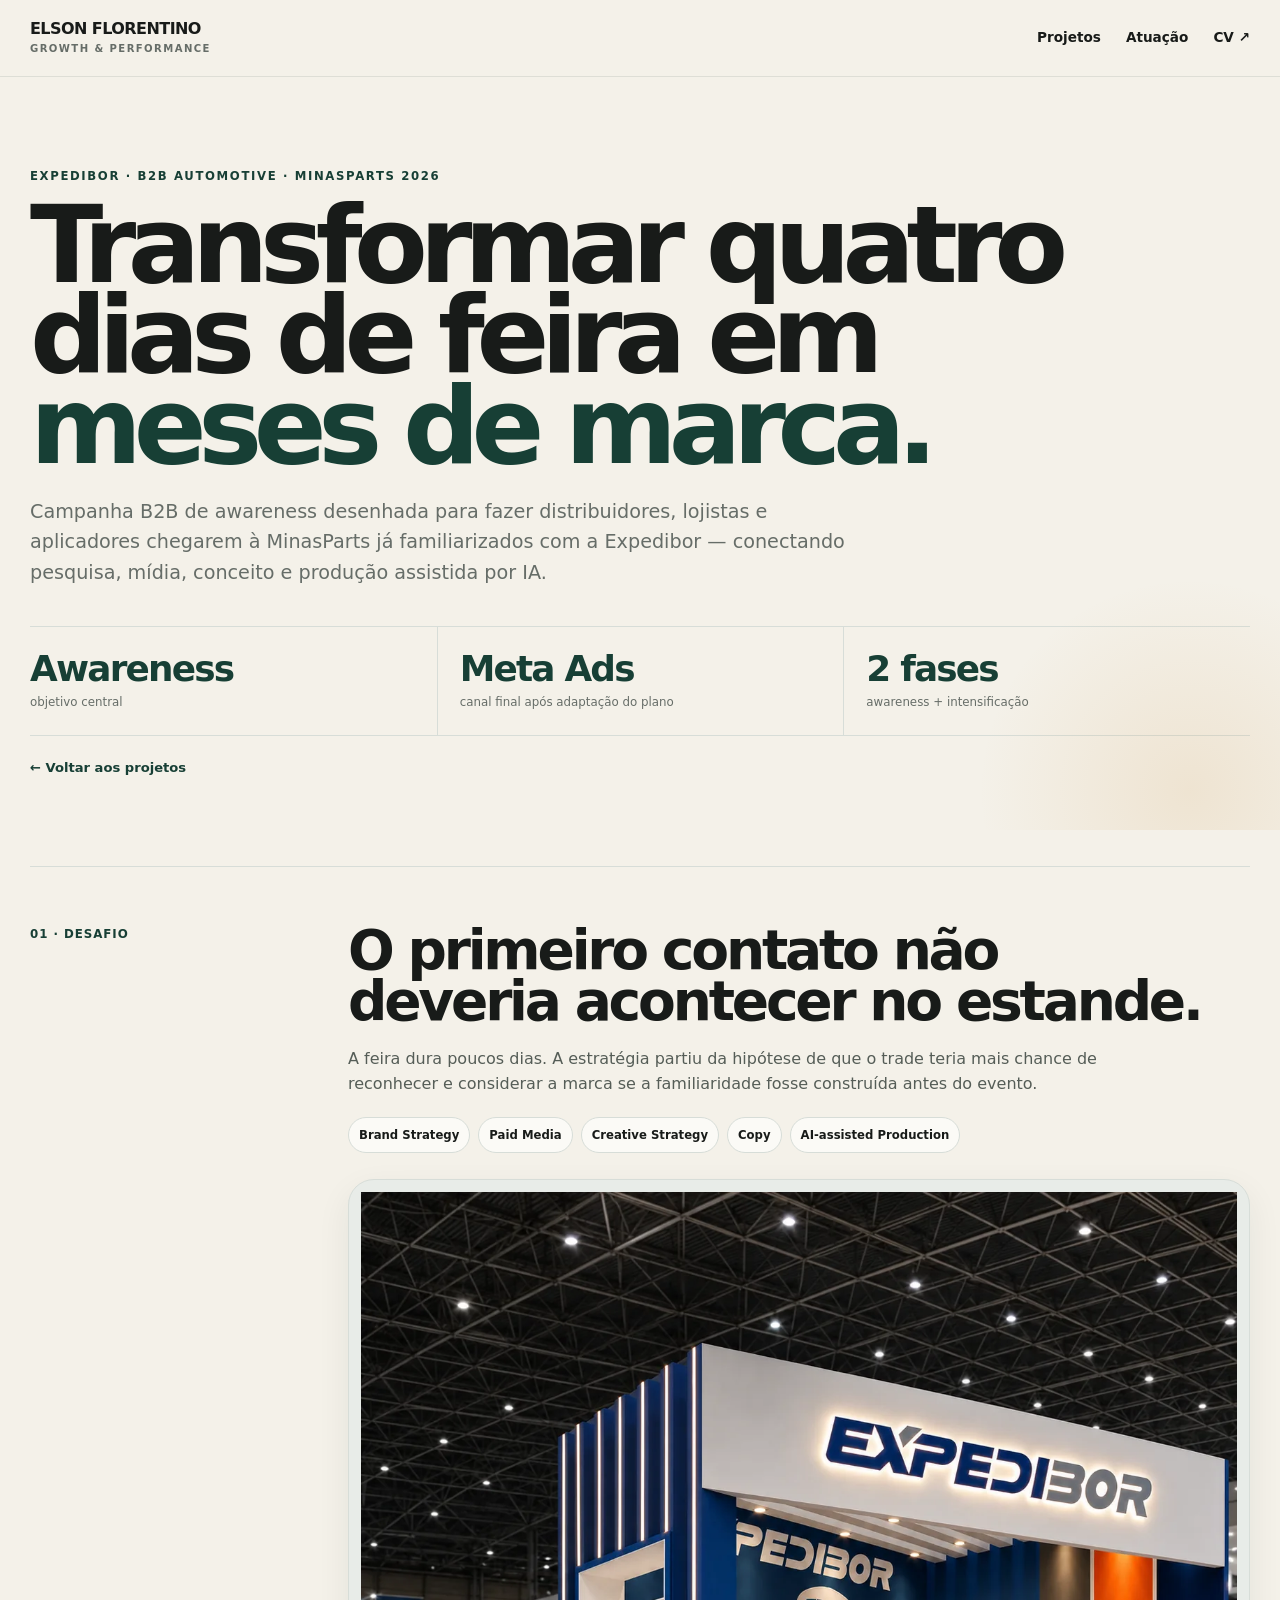
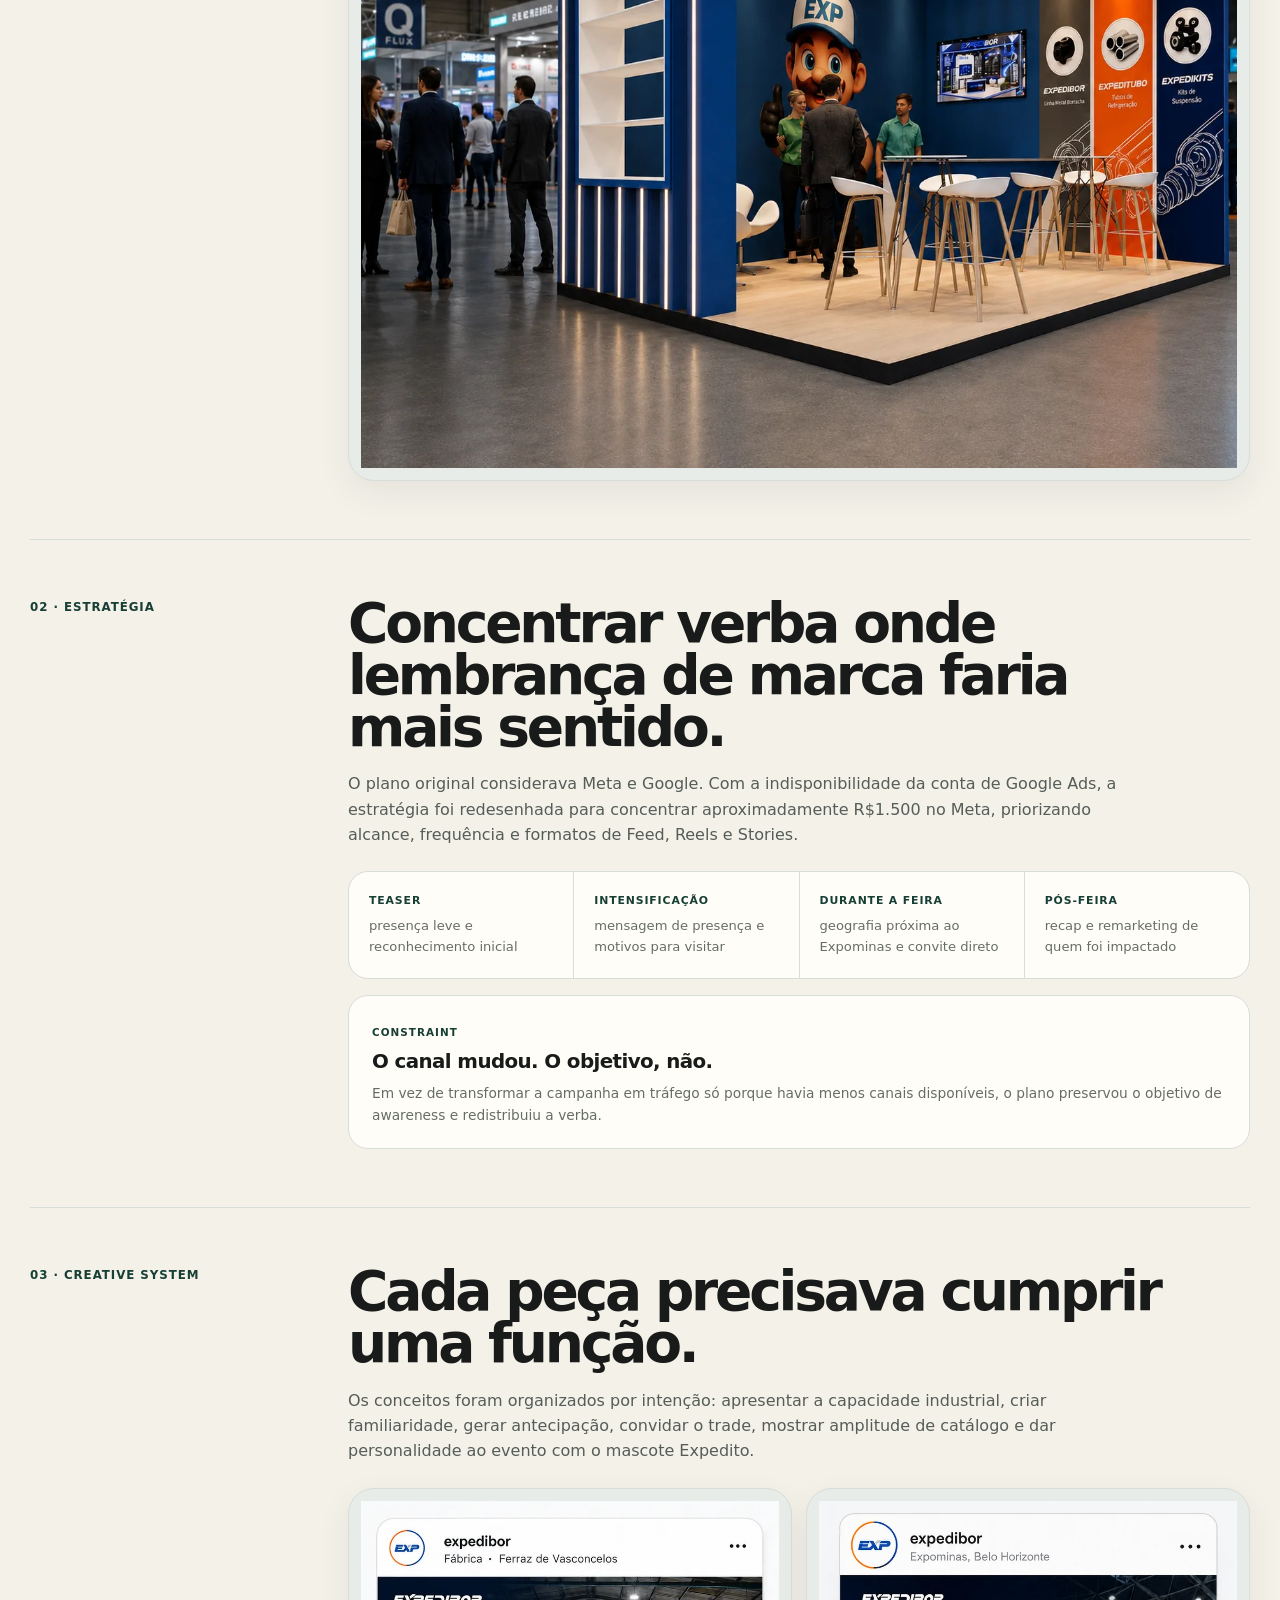
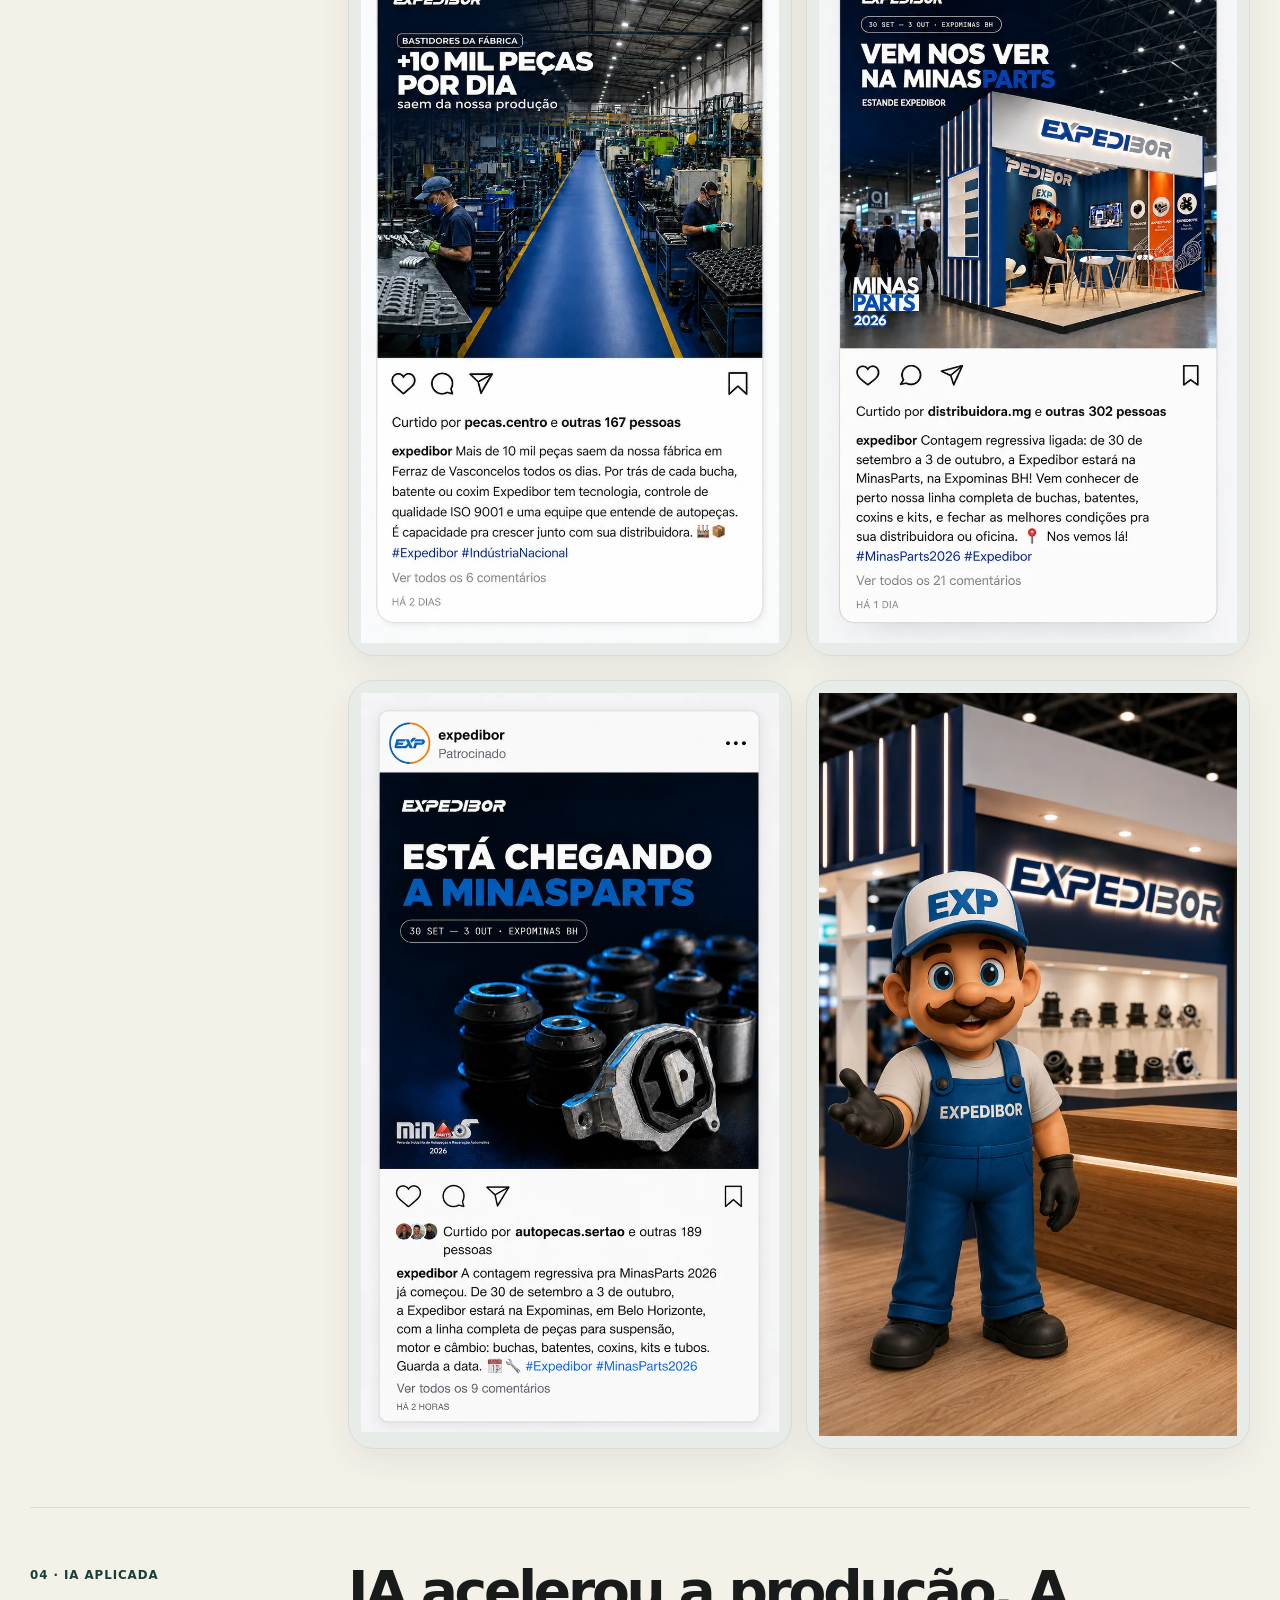
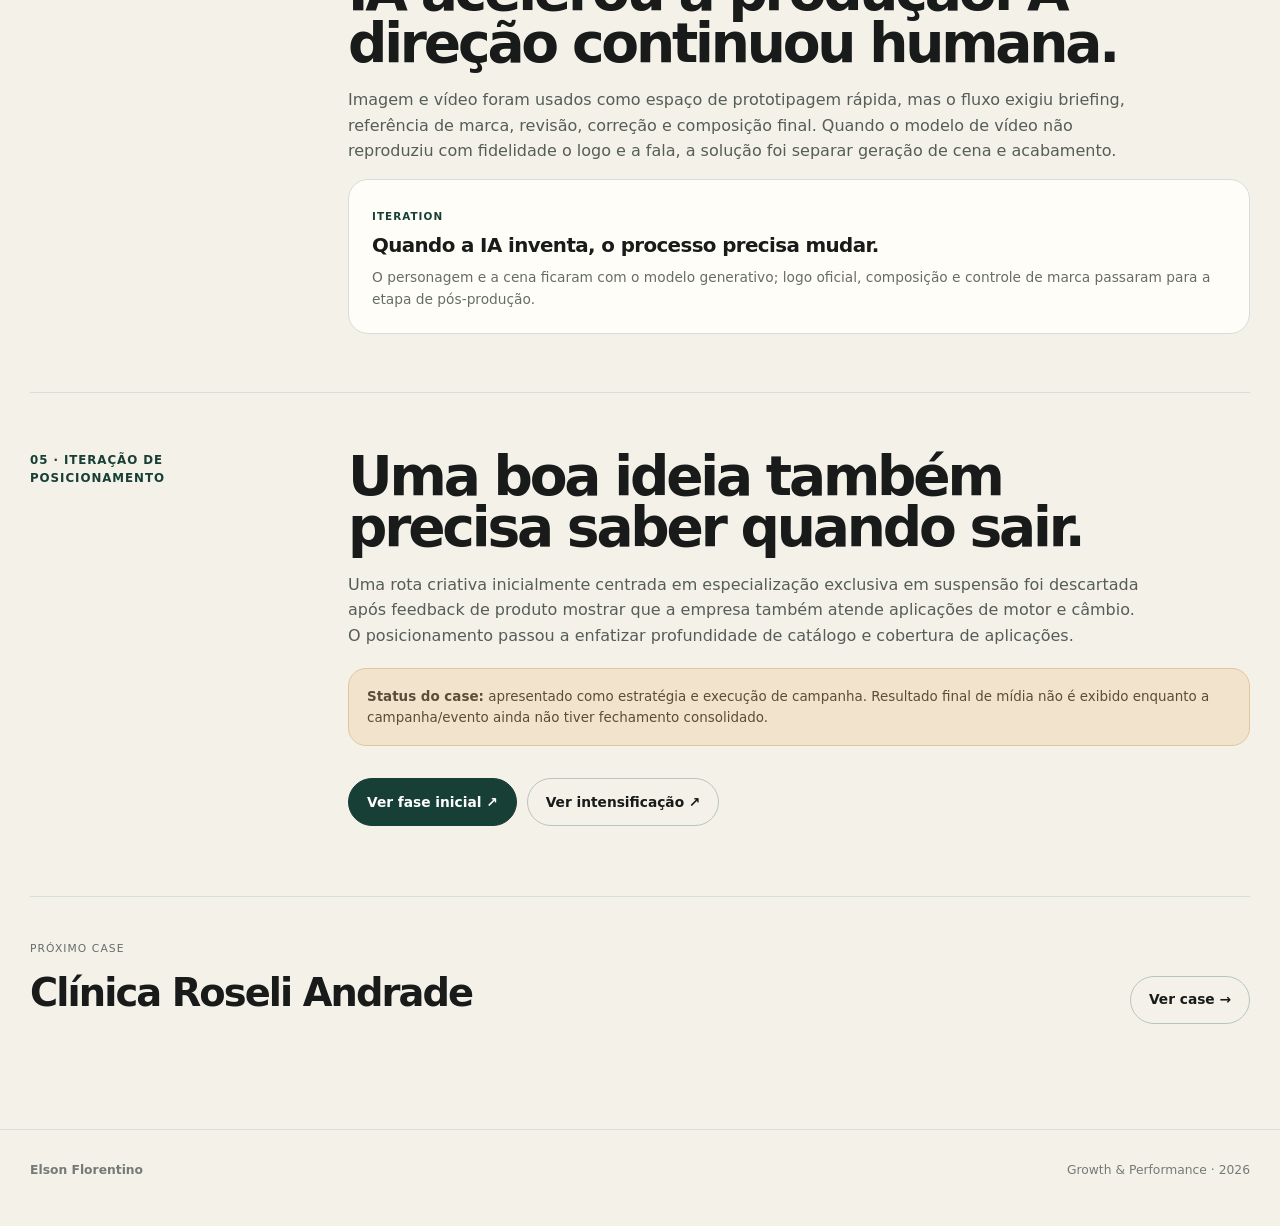
<file: cases/expedibor.html>
<!doctype html><html lang="pt-BR"><head><meta charset="utf-8"><meta name="viewport" content="width=device-width,initial-scale=1"><meta name="description" content="Case Expedibor — brand awareness, mídia B2B, creative strategy e produção assistida por IA para a MinasParts 2026."><title>Expedibor — Case | Elson Florentino</title><link rel="stylesheet" href="../assets/styles.css?v=20260910-materials"></head><body>
<a class="skip" href="#main">Pular para o conteúdo</a>
<header class="site-header"><div class="wrap nav"><a class="brand" href="../index.html">ELSON FLORENTINO<small>Growth & Performance</small></a><nav class="navlinks" aria-label="Navegação principal"><a href="../index.html#work">Projetos</a><a href="../index.html#capabilities">Atuação</a><a href="../assets/documents/elson-florentino-cv-2026.pdf" target="_blank" rel="noreferrer">CV ↗</a></nav><button class="menu" type="button" aria-label="Abrir menu" aria-expanded="false">☰</button></div></header>
<main id="main">
<section class="case-hero"><div class="wrap"><div class="kicker">Expedibor · B2B Automotive · MinasParts 2026</div><h1>Transformar quatro dias de feira em <span>meses de marca.</span></h1><p class="case-sub">Campanha B2B de awareness desenhada para fazer distribuidores, lojistas e aplicadores chegarem à MinasParts já familiarizados com a Expedibor — conectando pesquisa, mídia, conceito e produção assistida por IA.</p><div class="case-facts"><div class="case-fact"><b>Awareness</b><span>objetivo central</span></div><div class="case-fact"><b>Meta Ads</b><span>canal final após adaptação do plano</span></div><div class="case-fact"><b>2 fases</b><span>awareness + intensificação</span></div></div><a class="back" href="../index.html#work">← Voltar aos projetos</a></div></section>
<div class="case-body"><div class="wrap">
<section class="case-block"><div class="case-label">01 · Desafio</div><div class="case-content"><h2>O primeiro contato não deveria acontecer no estande.</h2><p>A feira dura poucos dias. A estratégia partiu da hipótese de que o trade teria mais chance de reconhecer e considerar a marca se a familiaridade fosse construída antes do evento.</p><div class="role-list"><span>Brand Strategy</span><span>Paid Media</span><span>Creative Strategy</span><span>Copy</span><span>AI-assisted Production</span></div><div class="case-visual"><img width="1254" height="1254" loading="lazy" decoding="async" class="zoomable" src="../assets/images/expedibor-stand.webp" alt="Render do estande da Expedibor para a MinasParts 2026"></div></div></section>
<section class="case-block"><div class="case-label">02 · Estratégia</div><div class="case-content"><h2>Concentrar verba onde lembrança de marca faria mais sentido.</h2><p>O plano original considerava Meta e Google. Com a indisponibilidade da conta de Google Ads, a estratégia foi redesenhada para concentrar aproximadamente R$1.500 no Meta, priorizando alcance, frequência e formatos de Feed, Reels e Stories.</p><div class="timeline"><div><b>Teaser</b><span>presença leve e reconhecimento inicial</span></div><div><b>Intensificação</b><span>mensagem de presença e motivos para visitar</span></div><div><b>Durante a feira</b><span>geografia próxima ao Expominas e convite direto</span></div><div><b>Pós-feira</b><span>recap e remarketing de quem foi impactado</span></div></div><div class="decision"><small>Constraint</small><h3>O canal mudou. O objetivo, não.</h3><p>Em vez de transformar a campanha em tráfego só porque havia menos canais disponíveis, o plano preservou o objetivo de awareness e redistribuiu a verba.</p></div></div></section>
<section class="case-block"><div class="case-label">03 · Creative system</div><div class="case-content"><h2>Cada peça precisava cumprir uma função.</h2><p>Os conceitos foram organizados por intenção: apresentar a capacidade industrial, criar familiaridade, gerar antecipação, convidar o trade, mostrar amplitude de catálogo e dar personalidade ao evento com o mascote Expedito.</p><div class="case-grid-2"><div class="case-visual"><img width="788" height="1400" loading="lazy" decoding="async" class="zoomable" src="../assets/images/expedibor-industrial.webp" alt="Criativo da Expedibor sobre capacidade industrial"></div><div class="case-visual"><img width="788" height="1400" loading="lazy" decoding="async" class="zoomable" src="../assets/images/expedibor-minasparts.webp" alt="Criativo da Expedibor convidando o público para a MinasParts"></div></div><div class="case-grid-2"><div class="case-visual"><img width="792" height="1400" loading="lazy" decoding="async" class="zoomable" src="../assets/images/expedibor-contagem.webp" alt="Criativo de contagem regressiva para a MinasParts"></div><div class="case-visual"><img width="788" height="1400" loading="lazy" decoding="async" class="zoomable" src="../assets/images/expedibor-expedito.webp" alt="Mascote Expedito no estande da Expedibor"></div></div></div></section>
<section class="case-block"><div class="case-label">04 · IA aplicada</div><div class="case-content"><h2>IA acelerou a produção. A direção continuou humana.</h2><p>Imagem e vídeo foram usados como espaço de prototipagem rápida, mas o fluxo exigiu briefing, referência de marca, revisão, correção e composição final. Quando o modelo de vídeo não reproduziu com fidelidade o logo e a fala, a solução foi separar geração de cena e acabamento.</p><div class="decision"><small>Iteration</small><h3>Quando a IA inventa, o processo precisa mudar.</h3><p>O personagem e a cena ficaram com o modelo generativo; logo oficial, composição e controle de marca passaram para a etapa de pós-produção.</p></div></div></section>
<section class="case-block"><div class="case-label">05 · Iteração de posicionamento</div><div class="case-content"><h2>Uma boa ideia também precisa saber quando sair.</h2><p>Uma rota criativa inicialmente centrada em especialização exclusiva em suspensão foi descartada após feedback de produto mostrar que a empresa também atende aplicações de motor e câmbio. O posicionamento passou a enfatizar profundidade de catálogo e cobertura de aplicações.</p><div class="status"><b>Status do case:</b> apresentado como estratégia e execução de campanha. Resultado final de mídia não é exibido enquanto a campanha/evento ainda não tiver fechamento consolidado.</div><div class="actions"><a class="btn primary" href="https://elsonflorentino.github.io/expedibor-midia/painel/mockups-instagram-minasparts.html" target="_blank" rel="noreferrer">Ver fase inicial ↗</a><a class="btn" href="https://elsonflorentino.github.io/expedibor-midia/painel/mockups-fase1-intensificacao.html" target="_blank" rel="noreferrer">Ver intensificação ↗</a></div></div></section>
<div class="case-next"><div><small>Próximo case</small><strong>Clínica Roseli Andrade</strong></div><a class="btn" href="roseli.html">Ver case →</a></div>
</div></div></main><footer class="footer"><div class="wrap footer-row"><b>Elson Florentino</b><span>Growth & Performance · 2026</span></div></footer><script src="../assets/site.js?v=20260910-materials"></script></body></html>
</file>
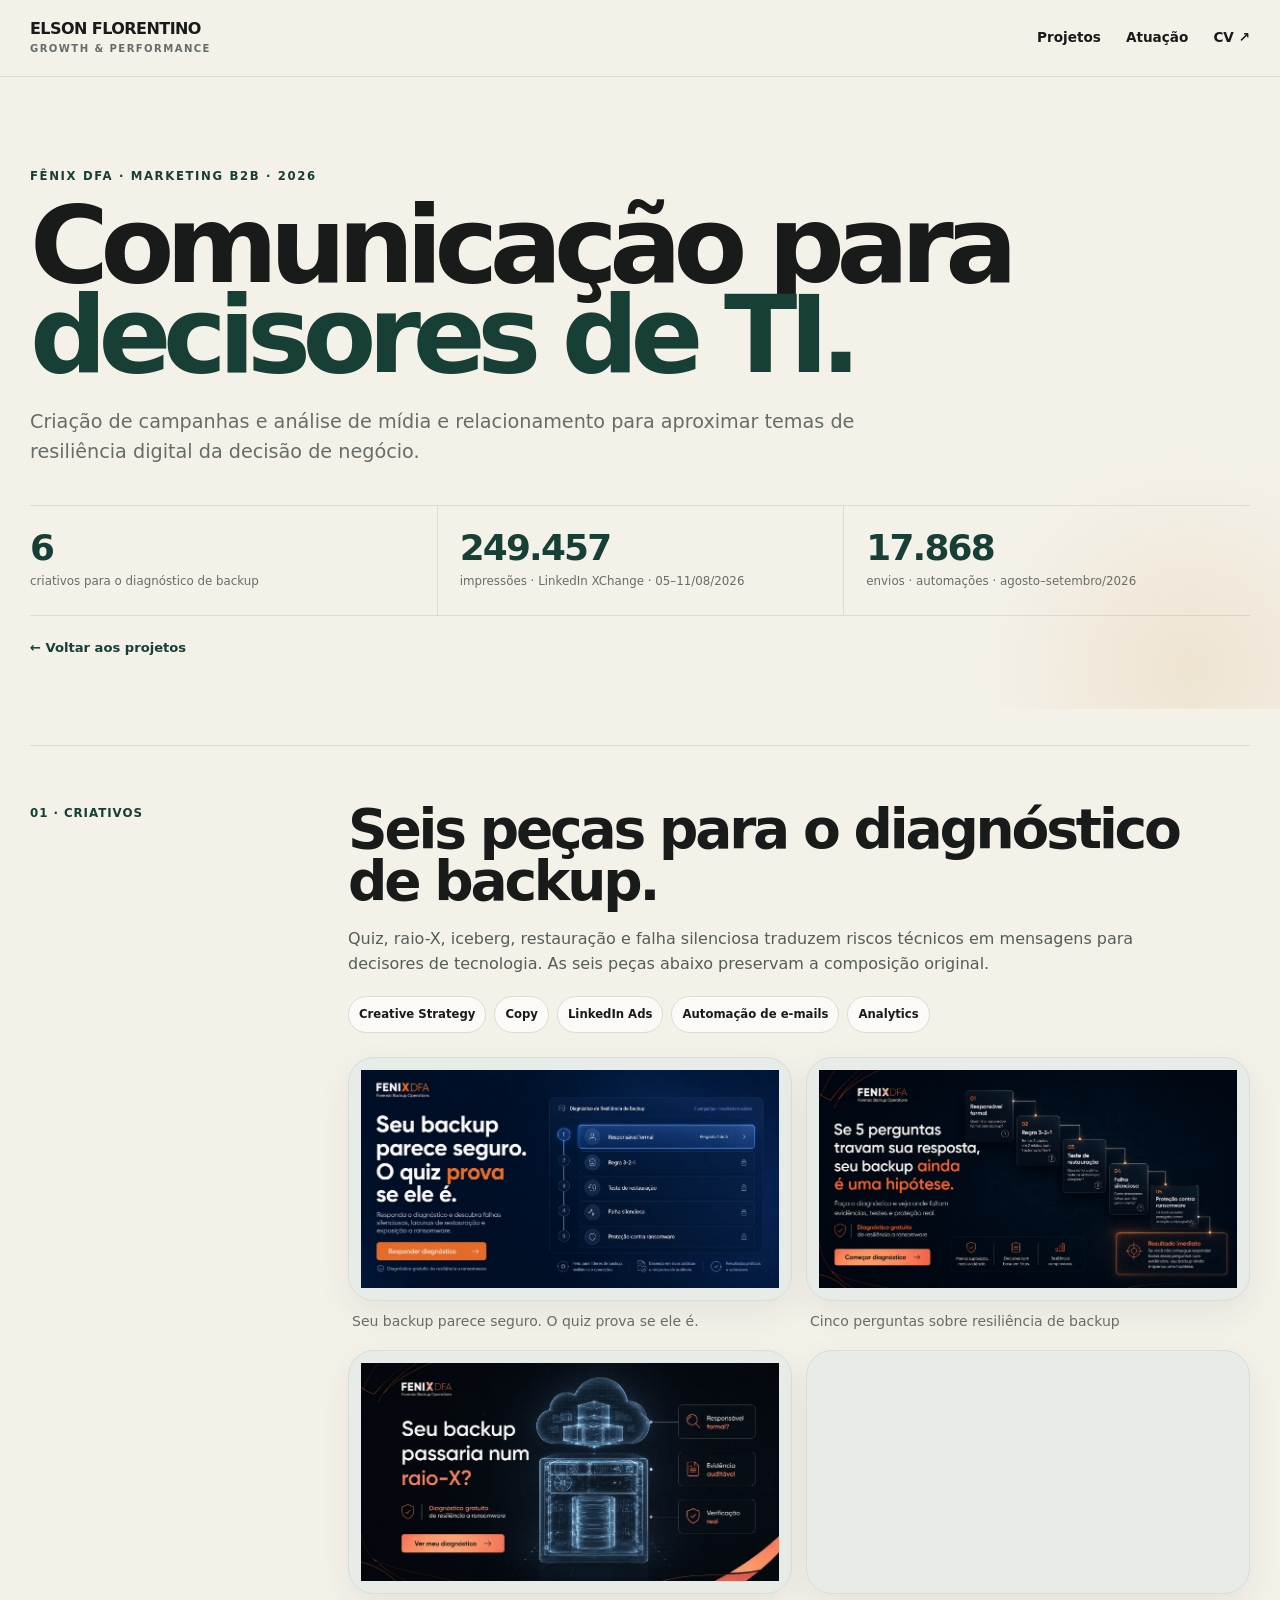
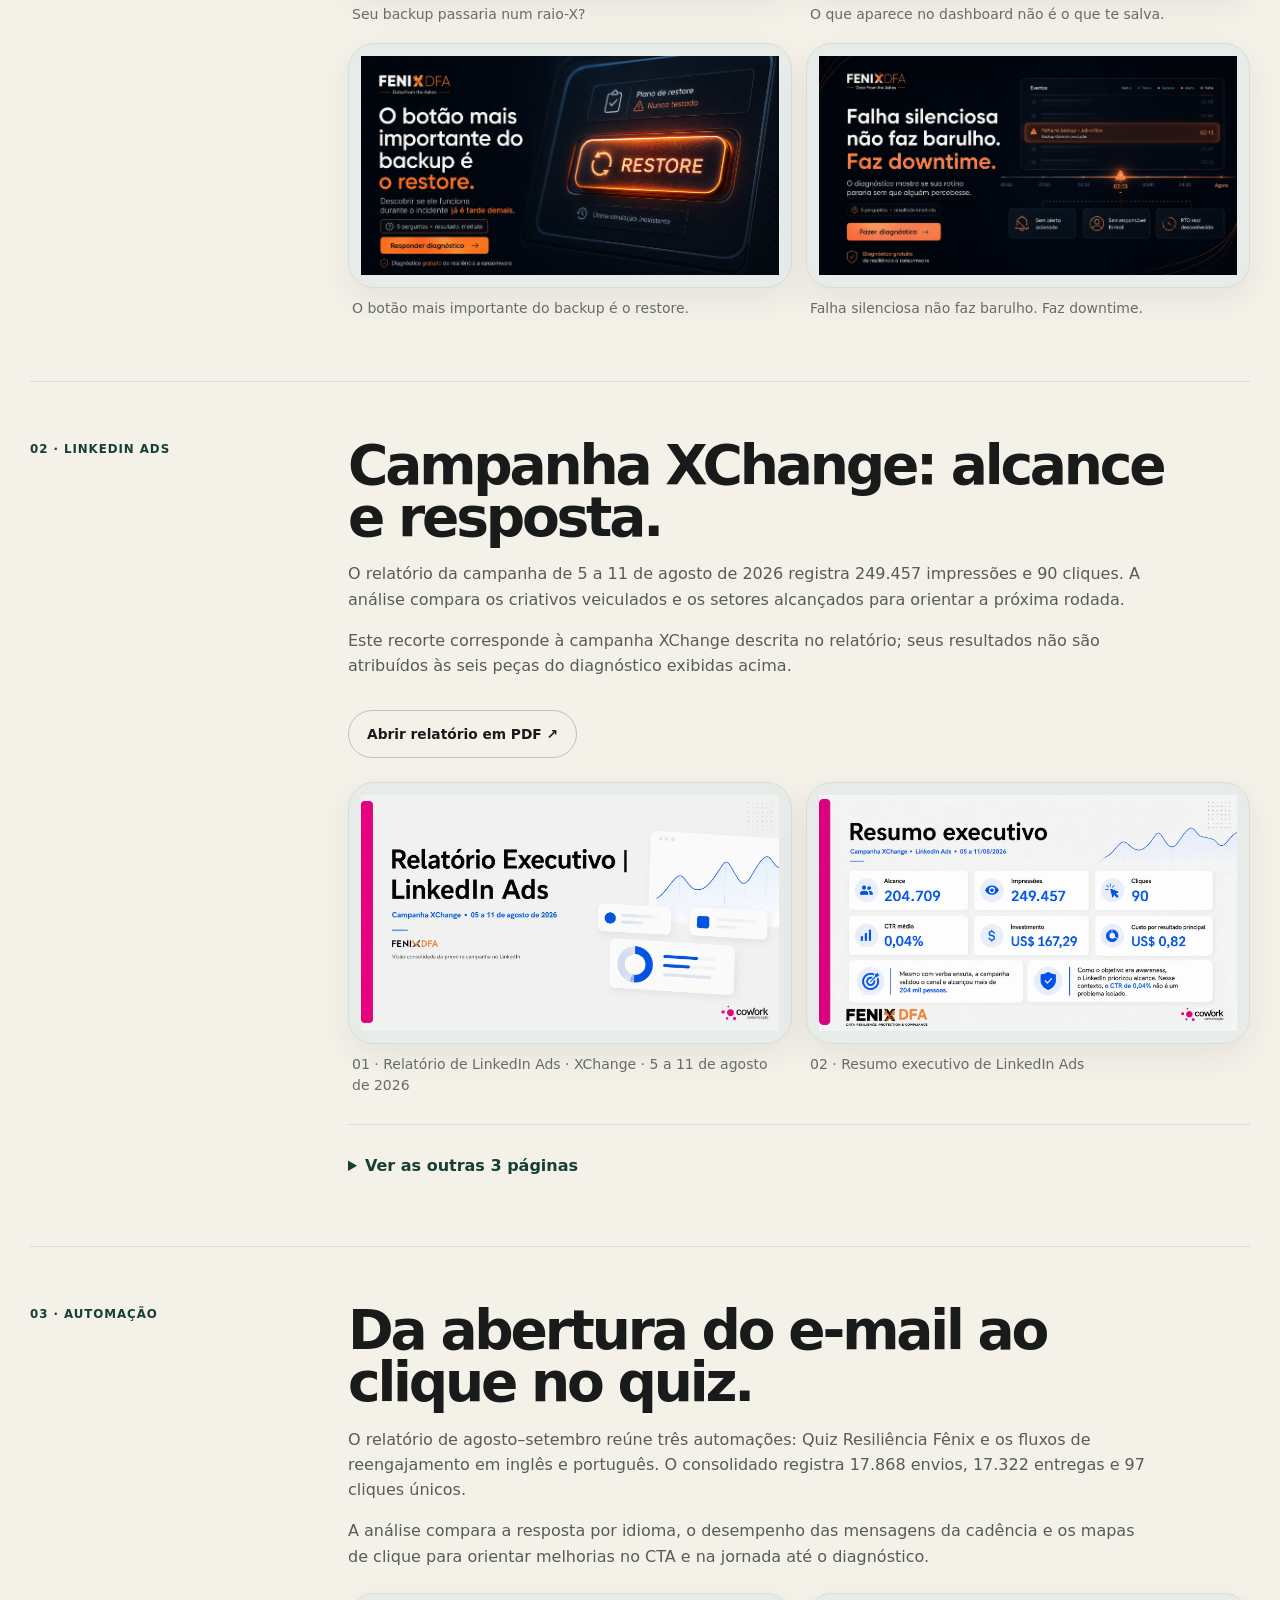
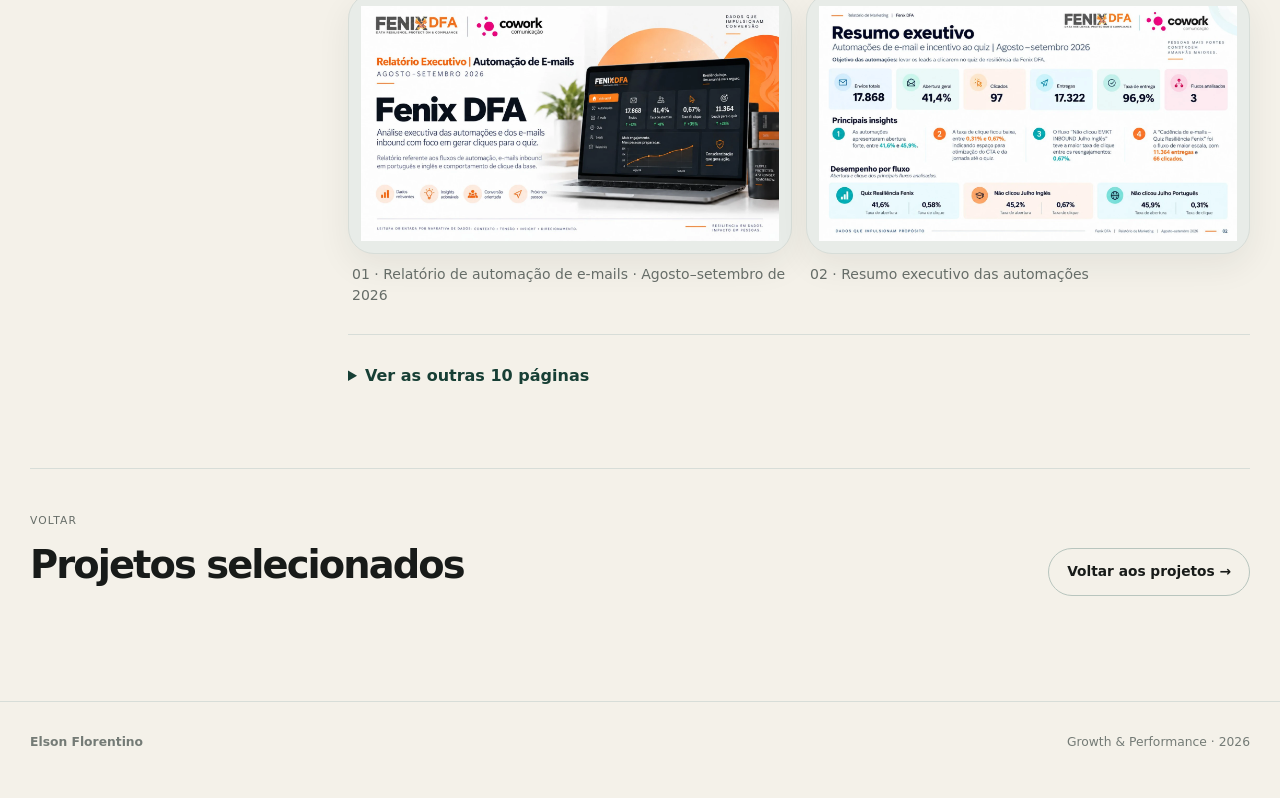
<file: cases/fenix.html>
<!doctype html><html lang="pt-BR"><head><meta charset="utf-8"><meta name="viewport" content="width=device-width,initial-scale=1"><meta name="description" content="Criativos de diagnóstico de backup, LinkedIn Ads e automação de e-mails para a Fênix DFA."><title>Fênix DFA — Projeto | Elson Florentino</title><link rel="stylesheet" href="../assets/styles.css?v=20260910-materials"></head><body>
<a class="skip" href="#main">Pular para o conteúdo</a>
<header class="site-header"><div class="wrap nav"><a class="brand" href="../index.html">ELSON FLORENTINO<small>Growth & Performance</small></a><nav class="navlinks" aria-label="Navegação principal"><a href="../index.html#work">Projetos</a><a href="../index.html#capabilities">Atuação</a><a href="../assets/documents/elson-florentino-cv-2026.pdf" target="_blank" rel="noreferrer">CV ↗</a></nav><button class="menu" type="button" aria-label="Abrir menu" aria-expanded="false">☰</button></div></header>
<main id="main"><section class="case-hero"><div class="wrap"><div class="kicker">Fênix DFA · Marketing B2B · 2026</div><h1>Comunicação para <span>decisores de TI.</span></h1><p class="case-sub">Criação de campanhas e análise de mídia e relacionamento para aproximar temas de resiliência digital da decisão de negócio.</p><div class="case-facts"><div class="case-fact"><b>6</b><span>criativos para o diagnóstico de backup</span></div><div class="case-fact"><b>249.457</b><span>impressões · LinkedIn XChange · 05–11/08/2026</span></div><div class="case-fact"><b>17.868</b><span>envios · automações · agosto–setembro/2026</span></div></div><a class="back" href="../index.html#work">← Voltar aos projetos</a></div></section><div class="case-body"><div class="wrap"><section class="case-block"><div class="case-label">01 · Criativos</div><div class="case-content"><h2>Seis peças para o diagnóstico de backup.</h2><p>Quiz, raio-X, iceberg, restauração e falha silenciosa traduzem riscos técnicos em mensagens para decisores de tecnologia. As seis peças abaixo preservam a composição original.</p><div class="role-list"><span>Creative Strategy</span><span>Copy</span><span>LinkedIn Ads</span><span>Automação de e-mails</span><span>Analytics</span></div><div class="case-grid-2"><figure class="report-page"><div class="case-visual"><img width="1735" height="906" loading="lazy" decoding="async" class="zoomable" src="../assets/images/fenix-criativos/v1.webp" alt="Seu backup parece seguro. O quiz prova se ele é."></div><figcaption>Seu backup parece seguro. O quiz prova se ele é.</figcaption></figure><figure class="report-page"><div class="case-visual"><img width="1735" height="906" loading="lazy" decoding="async" class="zoomable" src="../assets/images/fenix-criativos/v4.webp" alt="Cinco perguntas sobre resiliência de backup"></div><figcaption>Cinco perguntas sobre resiliência de backup</figcaption></figure><figure class="report-page"><div class="case-visual"><img width="1735" height="906" loading="lazy" decoding="async" class="zoomable" src="../assets/images/fenix-criativos/v5.webp" alt="Seu backup passaria num raio-X?"></div><figcaption>Seu backup passaria num raio-X?</figcaption></figure><figure class="report-page"><div class="case-visual"><img width="1735" height="906" loading="lazy" decoding="async" class="zoomable" src="../assets/images/fenix-criativos/v10.webp" alt="O que aparece no dashboard não é o que te salva."></div><figcaption>O que aparece no dashboard não é o que te salva.</figcaption></figure><figure class="report-page"><div class="case-visual"><img width="1733" height="907" loading="lazy" decoding="async" class="zoomable" src="../assets/images/fenix-criativos/v12.webp" alt="O botão mais importante do backup é o restore."></div><figcaption>O botão mais importante do backup é o restore.</figcaption></figure><figure class="report-page"><div class="case-visual"><img width="1733" height="907" loading="lazy" decoding="async" class="zoomable" src="../assets/images/fenix-criativos/v13.webp" alt="Falha silenciosa não faz barulho. Faz downtime."></div><figcaption>Falha silenciosa não faz barulho. Faz downtime.</figcaption></figure></div></div></section><section class="case-block"><div class="case-label">02 · LinkedIn Ads</div><div class="case-content"><h2>Campanha XChange: alcance e resposta.</h2><p>O relatório da campanha de 5 a 11 de agosto de 2026 registra 249.457 impressões e 90 cliques. A análise compara os criativos veiculados e os setores alcançados para orientar a próxima rodada.</p><p>Este recorte corresponde à campanha XChange descrita no relatório; seus resultados não são atribuídos às seis peças do diagnóstico exibidas acima.</p><div class="actions"><a class="btn" href="../assets/documents/fenix-linkedin-agosto-2026.pdf" target="_blank" rel="noopener noreferrer">Abrir relatório em PDF ↗</a></div><div class="case-grid-2"><figure class="report-page"><div class="case-visual"><img width="1600" height="901" loading="lazy" decoding="async" class="zoomable" src="../assets/images/fenix-linkedin-agosto/pagina-01.webp" alt="Relatório de LinkedIn Ads · XChange · 5 a 11 de agosto de 2026"></div><figcaption>01 · Relatório de LinkedIn Ads · XChange · 5 a 11 de agosto de 2026</figcaption></figure><figure class="report-page"><div class="case-visual"><img width="1600" height="901" loading="lazy" decoding="async" class="zoomable" src="../assets/images/fenix-linkedin-agosto/pagina-02.webp" alt="Resumo executivo de LinkedIn Ads"></div><figcaption>02 · Resumo executivo de LinkedIn Ads</figcaption></figure></div><details class="report-more"><summary>Ver as outras 3 páginas</summary><div class="case-grid-2"><figure class="report-page"><div class="case-visual"><img width="1600" height="901" loading="lazy" decoding="async" class="zoomable" src="../assets/images/fenix-linkedin-agosto/pagina-03.webp" alt="Desempenho por criativo"></div><figcaption>03 · Desempenho por criativo</figcaption></figure><figure class="report-page"><div class="case-visual"><img width="1600" height="901" loading="lazy" decoding="async" class="zoomable" src="../assets/images/fenix-linkedin-agosto/pagina-04.webp" alt="Setores que mais engajaram"></div><figcaption>04 · Setores que mais engajaram</figcaption></figure><figure class="report-page"><div class="case-visual"><img width="1600" height="901" loading="lazy" decoding="async" class="zoomable" src="../assets/images/fenix-linkedin-agosto/pagina-05.webp" alt="Aprendizados e próximos passos"></div><figcaption>05 · Aprendizados e próximos passos</figcaption></figure></div></details></div></section><section class="case-block"><div class="case-label">03 · Automação</div><div class="case-content"><h2>Da abertura do e-mail ao clique no quiz.</h2><p>O relatório de agosto–setembro reúne três automações: Quiz Resiliência Fênix e os fluxos de reengajamento em inglês e português. O consolidado registra 17.868 envios, 17.322 entregas e 97 cliques únicos.</p><p>A análise compara a resposta por idioma, o desempenho das mensagens da cadência e os mapas de clique para orientar melhorias no CTA e na jornada até o diagnóstico.</p><div class="case-grid-2"><figure class="report-page"><div class="case-visual"><img width="1600" height="900" loading="lazy" decoding="async" class="zoomable" src="../assets/images/fenix-relatorio-2026/pagina-01.webp" alt="Relatório de automação de e-mails · Agosto–setembro de 2026"></div><figcaption>01 · Relatório de automação de e-mails · Agosto–setembro de 2026</figcaption></figure><figure class="report-page"><div class="case-visual"><img width="1600" height="900" loading="lazy" decoding="async" class="zoomable" src="../assets/images/fenix-relatorio-2026/pagina-02.webp" alt="Resumo executivo das automações"></div><figcaption>02 · Resumo executivo das automações</figcaption></figure></div><details class="report-more"><summary>Ver as outras 10 páginas</summary><div class="case-grid-2"><figure class="report-page"><div class="case-visual"><img width="1600" height="900" loading="lazy" decoding="async" class="zoomable" src="../assets/images/fenix-relatorio-2026/pagina-03.webp" alt="Big numbers do período"></div><figcaption>03 · Big numbers do período</figcaption></figure><figure class="report-page"><div class="case-visual"><img width="1600" height="900" loading="lazy" decoding="async" class="zoomable" src="../assets/images/fenix-relatorio-2026/pagina-04.webp" alt="Saúde da base e entregabilidade"></div><figcaption>04 · Saúde da base e entregabilidade</figcaption></figure><figure class="report-page"><div class="case-visual"><img width="1600" height="900" loading="lazy" decoding="async" class="zoomable" src="../assets/images/fenix-relatorio-2026/pagina-05.webp" alt="Comparativo das automações"></div><figcaption>05 · Comparativo das automações</figcaption></figure><figure class="report-page"><div class="case-visual"><img width="1600" height="900" loading="lazy" decoding="async" class="zoomable" src="../assets/images/fenix-relatorio-2026/pagina-06.webp" alt="Automação Quiz Resiliência Fênix"></div><figcaption>06 · Automação Quiz Resiliência Fênix</figcaption></figure><figure class="report-page"><div class="case-visual"><img width="1600" height="900" loading="lazy" decoding="async" class="zoomable" src="../assets/images/fenix-relatorio-2026/pagina-07.webp" alt="Reengajamento em inglês"></div><figcaption>07 · Reengajamento em inglês</figcaption></figure><figure class="report-page"><div class="case-visual"><img width="1600" height="900" loading="lazy" decoding="async" class="zoomable" src="../assets/images/fenix-relatorio-2026/pagina-08.webp" alt="Reengajamento em português"></div><figcaption>08 · Reengajamento em português</figcaption></figure><figure class="report-page"><div class="case-visual"><img width="1600" height="900" loading="lazy" decoding="async" class="zoomable" src="../assets/images/fenix-relatorio-2026/pagina-09.webp" alt="E-mails inbound: português e inglês"></div><figcaption>09 · E-mails inbound: português e inglês</figcaption></figure><figure class="report-page"><div class="case-visual"><img width="1600" height="900" loading="lazy" decoding="async" class="zoomable" src="../assets/images/fenix-relatorio-2026/pagina-10.webp" alt="Mapa de cliques do e-mail em português"></div><figcaption>10 · Mapa de cliques do e-mail em português</figcaption></figure><figure class="report-page"><div class="case-visual"><img width="1600" height="900" loading="lazy" decoding="async" class="zoomable" src="../assets/images/fenix-relatorio-2026/pagina-11.webp" alt="Mapa de cliques do e-mail em inglês"></div><figcaption>11 · Mapa de cliques do e-mail em inglês</figcaption></figure><figure class="report-page"><div class="case-visual"><img width="1600" height="900" loading="lazy" decoding="async" class="zoomable" src="../assets/images/fenix-relatorio-2026/pagina-12.webp" alt="Conclusões e próximos passos"></div><figcaption>12 · Conclusões e próximos passos</figcaption></figure></div></details></div></section><div class="case-next"><div><small>Voltar</small><strong>Projetos selecionados</strong></div><a class="btn" href="../index.html#work">Voltar aos projetos →</a></div></div></div></main><footer class="footer"><div class="wrap footer-row"><b>Elson Florentino</b><span>Growth & Performance · 2026</span></div></footer><script src="../assets/site.js?v=20260910-materials"></script></body></html>
</file>
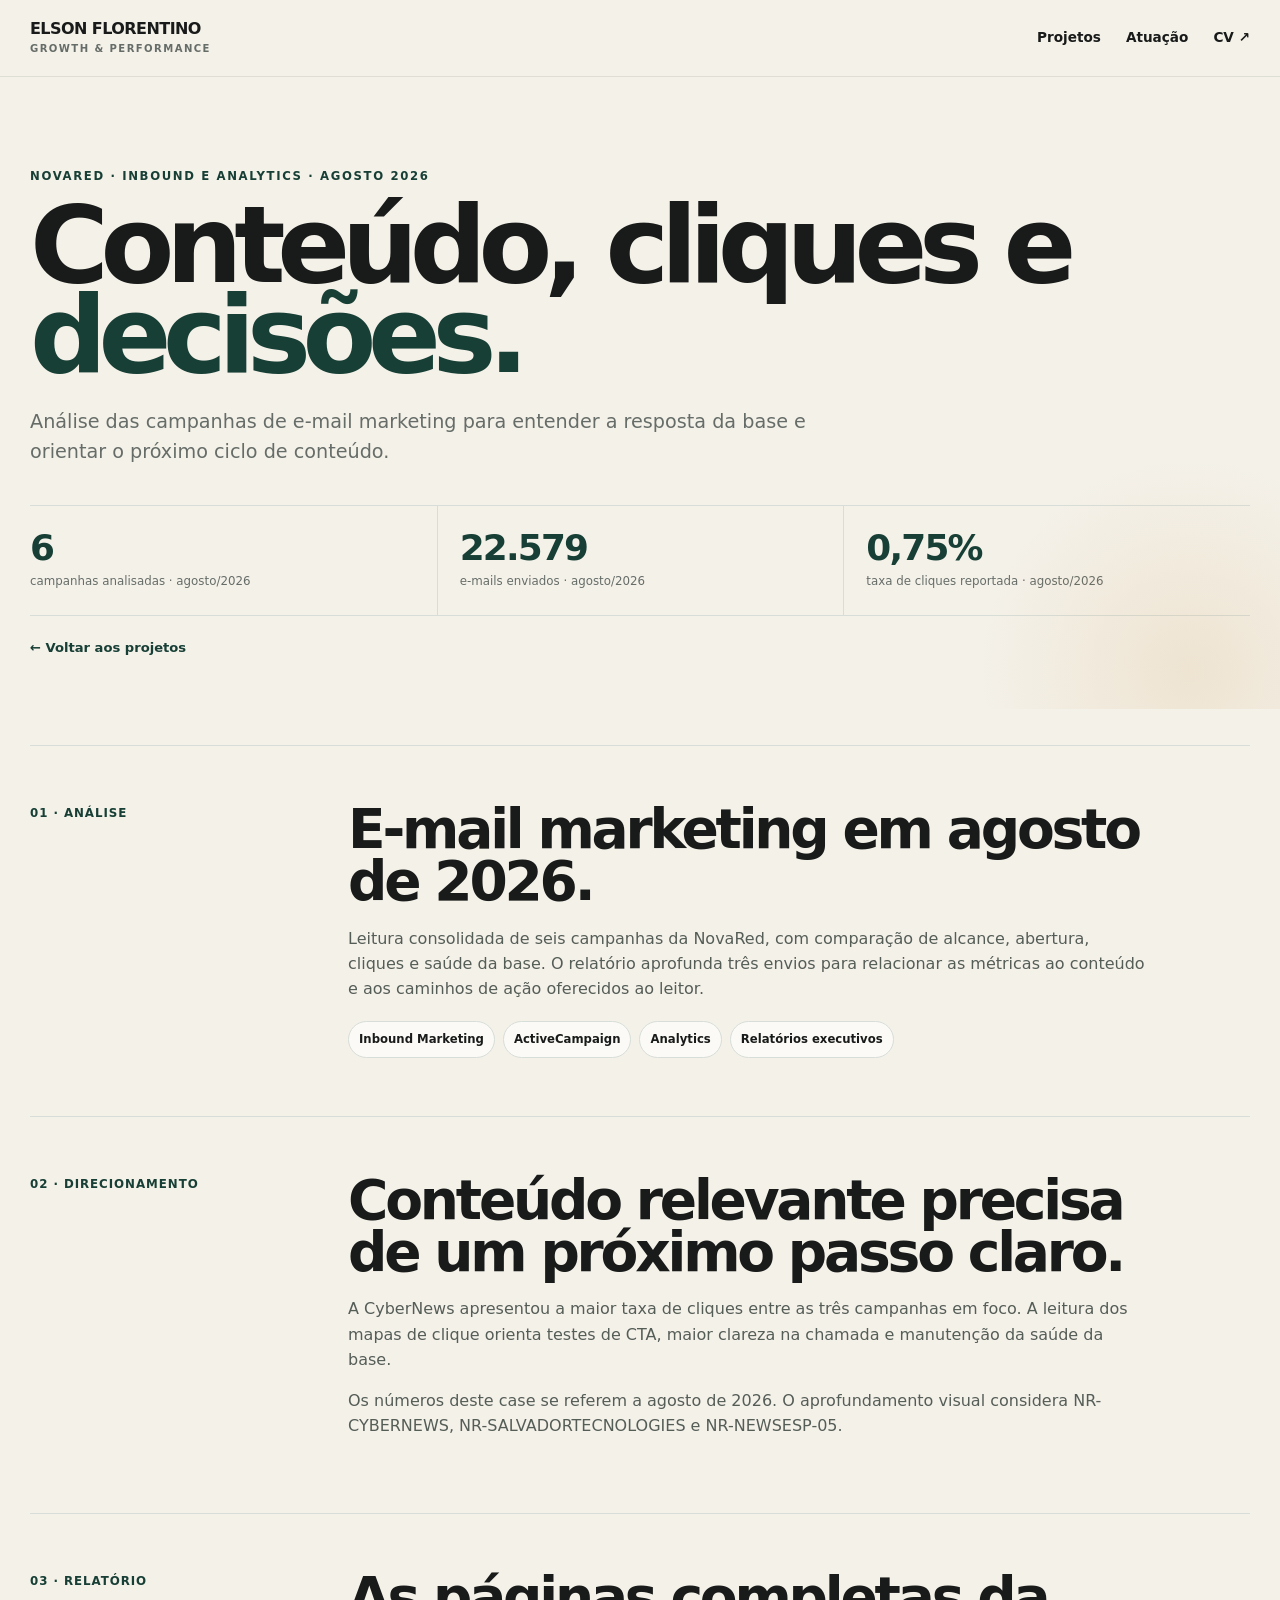
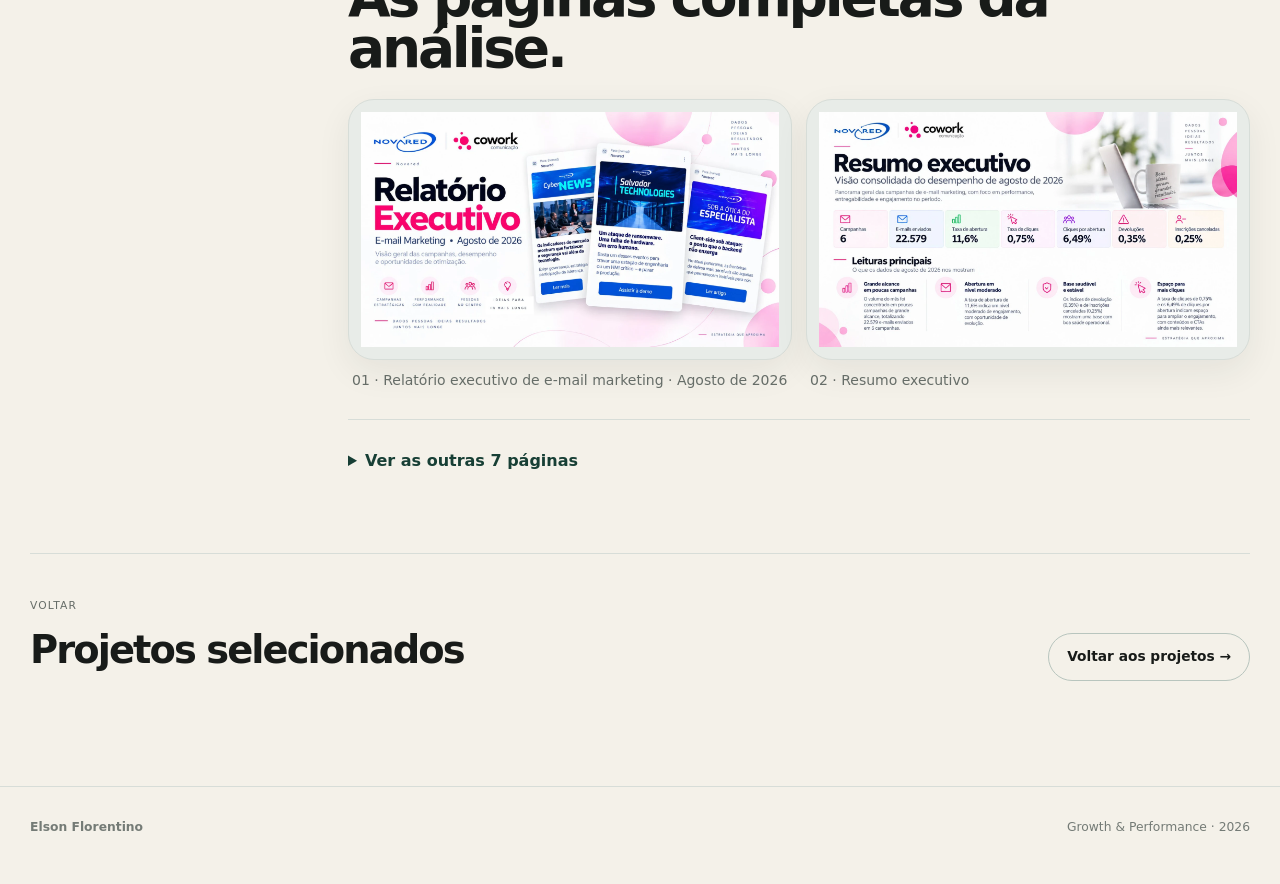
<file: cases/novared.html>
<!doctype html><html lang="pt-BR"><head><meta charset="utf-8"><meta name="viewport" content="width=device-width,initial-scale=1"><meta name="description" content="Análise de e-mail marketing da NovaRed em agosto de 2026, com campanhas, mapas de clique e recomendações."><title>NovaRed — Projeto | Elson Florentino</title><link rel="stylesheet" href="../assets/styles.css?v=20260910-materials"></head><body>
<a class="skip" href="#main">Pular para o conteúdo</a>
<header class="site-header"><div class="wrap nav"><a class="brand" href="../index.html">ELSON FLORENTINO<small>Growth & Performance</small></a><nav class="navlinks" aria-label="Navegação principal"><a href="../index.html#work">Projetos</a><a href="../index.html#capabilities">Atuação</a><a href="../assets/documents/elson-florentino-cv-2026.pdf" target="_blank" rel="noreferrer">CV ↗</a></nav><button class="menu" type="button" aria-label="Abrir menu" aria-expanded="false">☰</button></div></header>
<main id="main"><section class="case-hero"><div class="wrap"><div class="kicker">NovaRed · Inbound e Analytics · Agosto 2026</div><h1>Conteúdo, cliques e <span>decisões.</span></h1><p class="case-sub">Análise das campanhas de e-mail marketing para entender a resposta da base e orientar o próximo ciclo de conteúdo.</p><div class="case-facts"><div class="case-fact"><b>6</b><span>campanhas analisadas · agosto/2026</span></div><div class="case-fact"><b>22.579</b><span>e-mails enviados · agosto/2026</span></div><div class="case-fact"><b>0,75%</b><span>taxa de cliques reportada · agosto/2026</span></div></div><a class="back" href="../index.html#work">← Voltar aos projetos</a></div></section><div class="case-body"><div class="wrap"><section class="case-block"><div class="case-label">01 · Análise</div><div class="case-content"><h2>E-mail marketing em agosto de 2026.</h2><p>Leitura consolidada de seis campanhas da NovaRed, com comparação de alcance, abertura, cliques e saúde da base. O relatório aprofunda três envios para relacionar as métricas ao conteúdo e aos caminhos de ação oferecidos ao leitor.</p><div class="role-list"><span>Inbound Marketing</span><span>ActiveCampaign</span><span>Analytics</span><span>Relatórios executivos</span></div></div></section><section class="case-block"><div class="case-label">02 · Direcionamento</div><div class="case-content"><h2>Conteúdo relevante precisa de um próximo passo claro.</h2><p>A CyberNews apresentou a maior taxa de cliques entre as três campanhas em foco. A leitura dos mapas de clique orienta testes de CTA, maior clareza na chamada e manutenção da saúde da base.</p><p>Os números deste case se referem a agosto de 2026. O aprofundamento visual considera NR-CYBERNEWS, NR-SALVADORTECNOLOGIES e NR-NEWSESP-05.</p></div></section><section class="case-block"><div class="case-label">03 · Relatório</div><div class="case-content"><h2>As páginas completas da análise.</h2><div class="case-grid-2"><figure class="report-page"><div class="case-visual"><img width="1600" height="900" loading="lazy" decoding="async" class="zoomable" src="../assets/images/novared-relatorio-2026/pagina-01.webp" alt="Relatório executivo de e-mail marketing · Agosto de 2026"></div><figcaption>01 · Relatório executivo de e-mail marketing · Agosto de 2026</figcaption></figure><figure class="report-page"><div class="case-visual"><img width="1600" height="900" loading="lazy" decoding="async" class="zoomable" src="../assets/images/novared-relatorio-2026/pagina-02.webp" alt="Resumo executivo"></div><figcaption>02 · Resumo executivo</figcaption></figure></div><details class="report-more"><summary>Ver as outras 7 páginas</summary><div class="case-grid-2"><figure class="report-page"><div class="case-visual"><img width="1600" height="900" loading="lazy" decoding="async" class="zoomable" src="../assets/images/novared-relatorio-2026/pagina-03.webp" alt="Visão geral das campanhas"></div><figcaption>03 · Visão geral das campanhas</figcaption></figure><figure class="report-page"><div class="case-visual"><img width="1600" height="900" loading="lazy" decoding="async" class="zoomable" src="../assets/images/novared-relatorio-2026/pagina-04.webp" alt="Comparativo das campanhas em foco"></div><figcaption>04 · Comparativo das campanhas em foco</figcaption></figure><figure class="report-page"><div class="case-visual"><img width="1600" height="900" loading="lazy" decoding="async" class="zoomable" src="../assets/images/novared-relatorio-2026/pagina-05.webp" alt="Leitura visual dos e-mails e comportamento de clique"></div><figcaption>05 · Leitura visual dos e-mails e comportamento de clique</figcaption></figure><figure class="report-page"><div class="case-visual"><img width="1600" height="900" loading="lazy" decoding="async" class="zoomable" src="../assets/images/novared-relatorio-2026/pagina-06.webp" alt="Campanha NR-CYBERNEWS"></div><figcaption>06 · Campanha NR-CYBERNEWS</figcaption></figure><figure class="report-page"><div class="case-visual"><img width="1600" height="900" loading="lazy" decoding="async" class="zoomable" src="../assets/images/novared-relatorio-2026/pagina-07.webp" alt="Campanha NR-SALVADORTECNOLOGIES"></div><figcaption>07 · Campanha NR-SALVADORTECNOLOGIES</figcaption></figure><figure class="report-page"><div class="case-visual"><img width="1600" height="900" loading="lazy" decoding="async" class="zoomable" src="../assets/images/novared-relatorio-2026/pagina-08.webp" alt="Campanha NR-NEWSESP-05"></div><figcaption>08 · Campanha NR-NEWSESP-05</figcaption></figure><figure class="report-page"><div class="case-visual"><img width="1600" height="900" loading="lazy" decoding="async" class="zoomable" src="../assets/images/novared-relatorio-2026/pagina-09.webp" alt="Saúde da operação e próximos passos"></div><figcaption>09 · Saúde da operação e próximos passos</figcaption></figure></div></details></div></section><div class="case-next"><div><small>Voltar</small><strong>Projetos selecionados</strong></div><a class="btn" href="../index.html#work">Voltar aos projetos →</a></div></div></div></main><footer class="footer"><div class="wrap footer-row"><b>Elson Florentino</b><span>Growth & Performance · 2026</span></div></footer><script src="../assets/site.js?v=20260910-materials"></script></body></html>
</file>
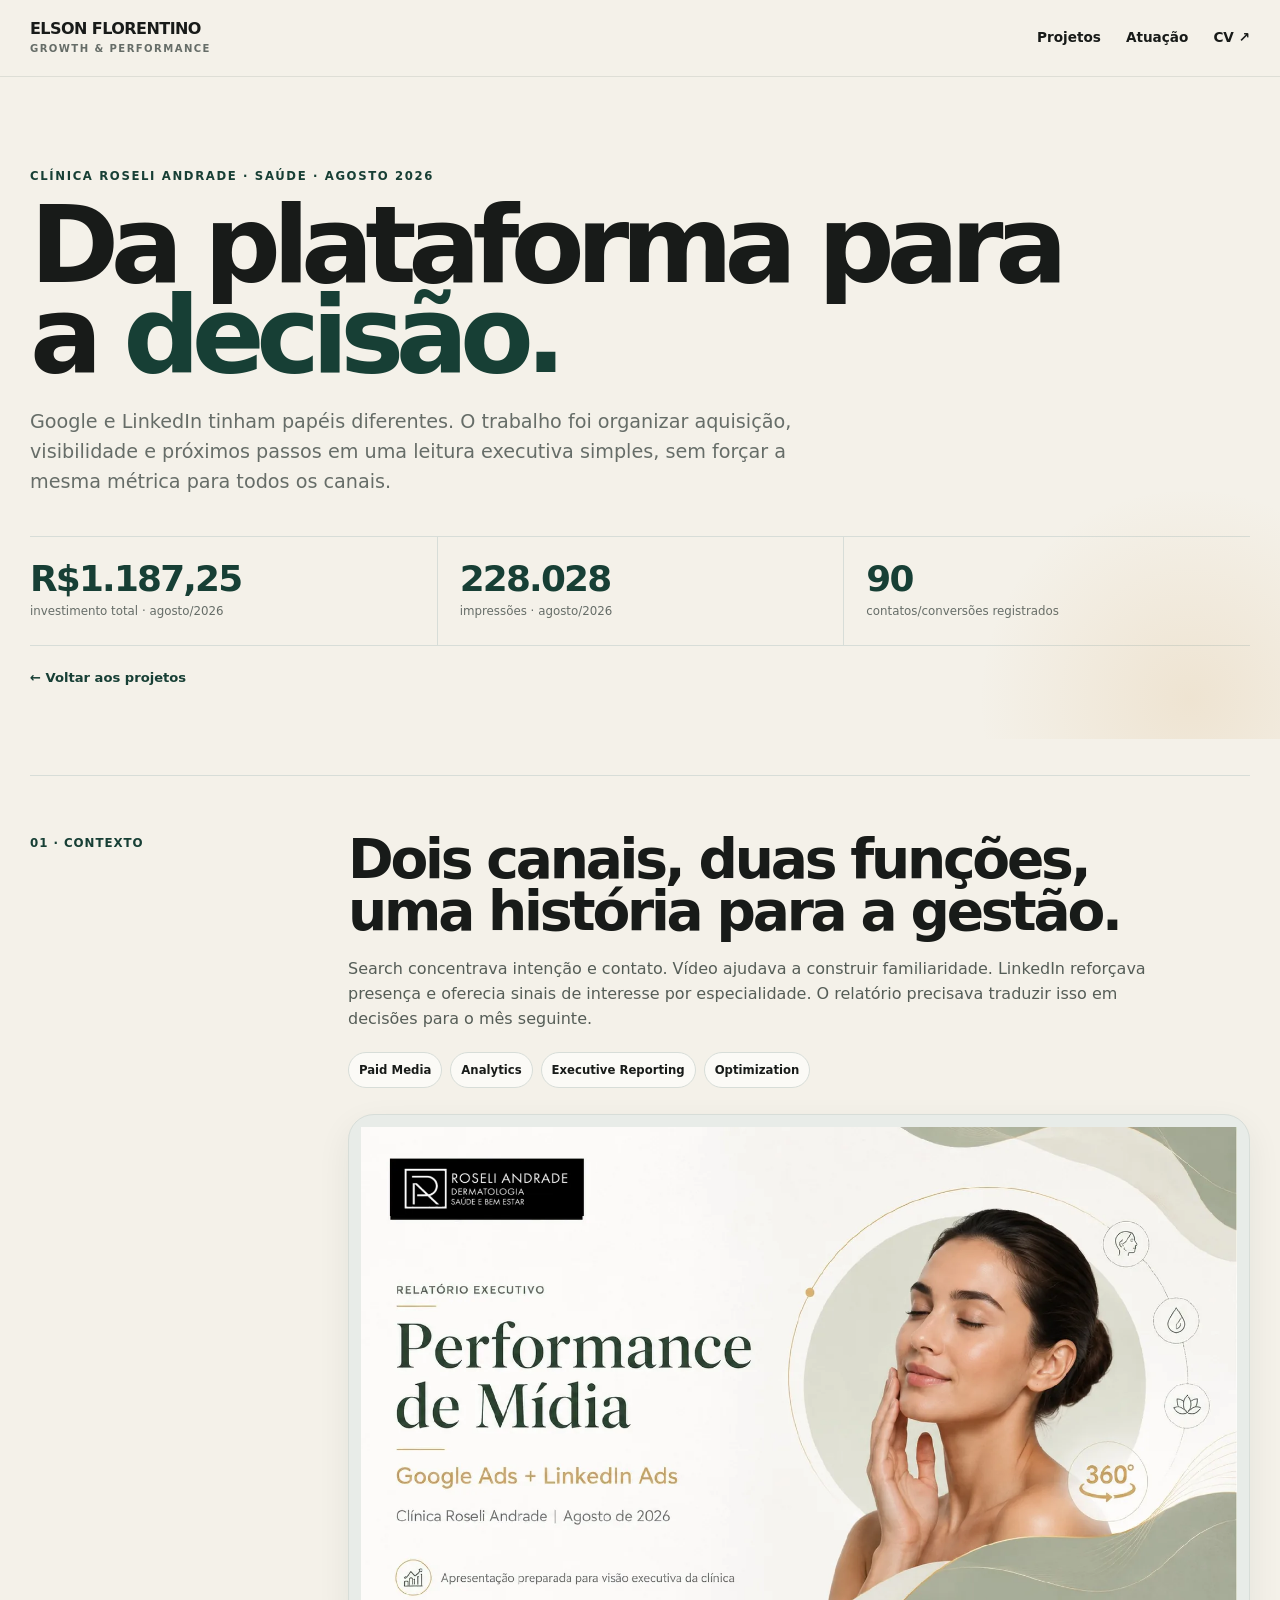
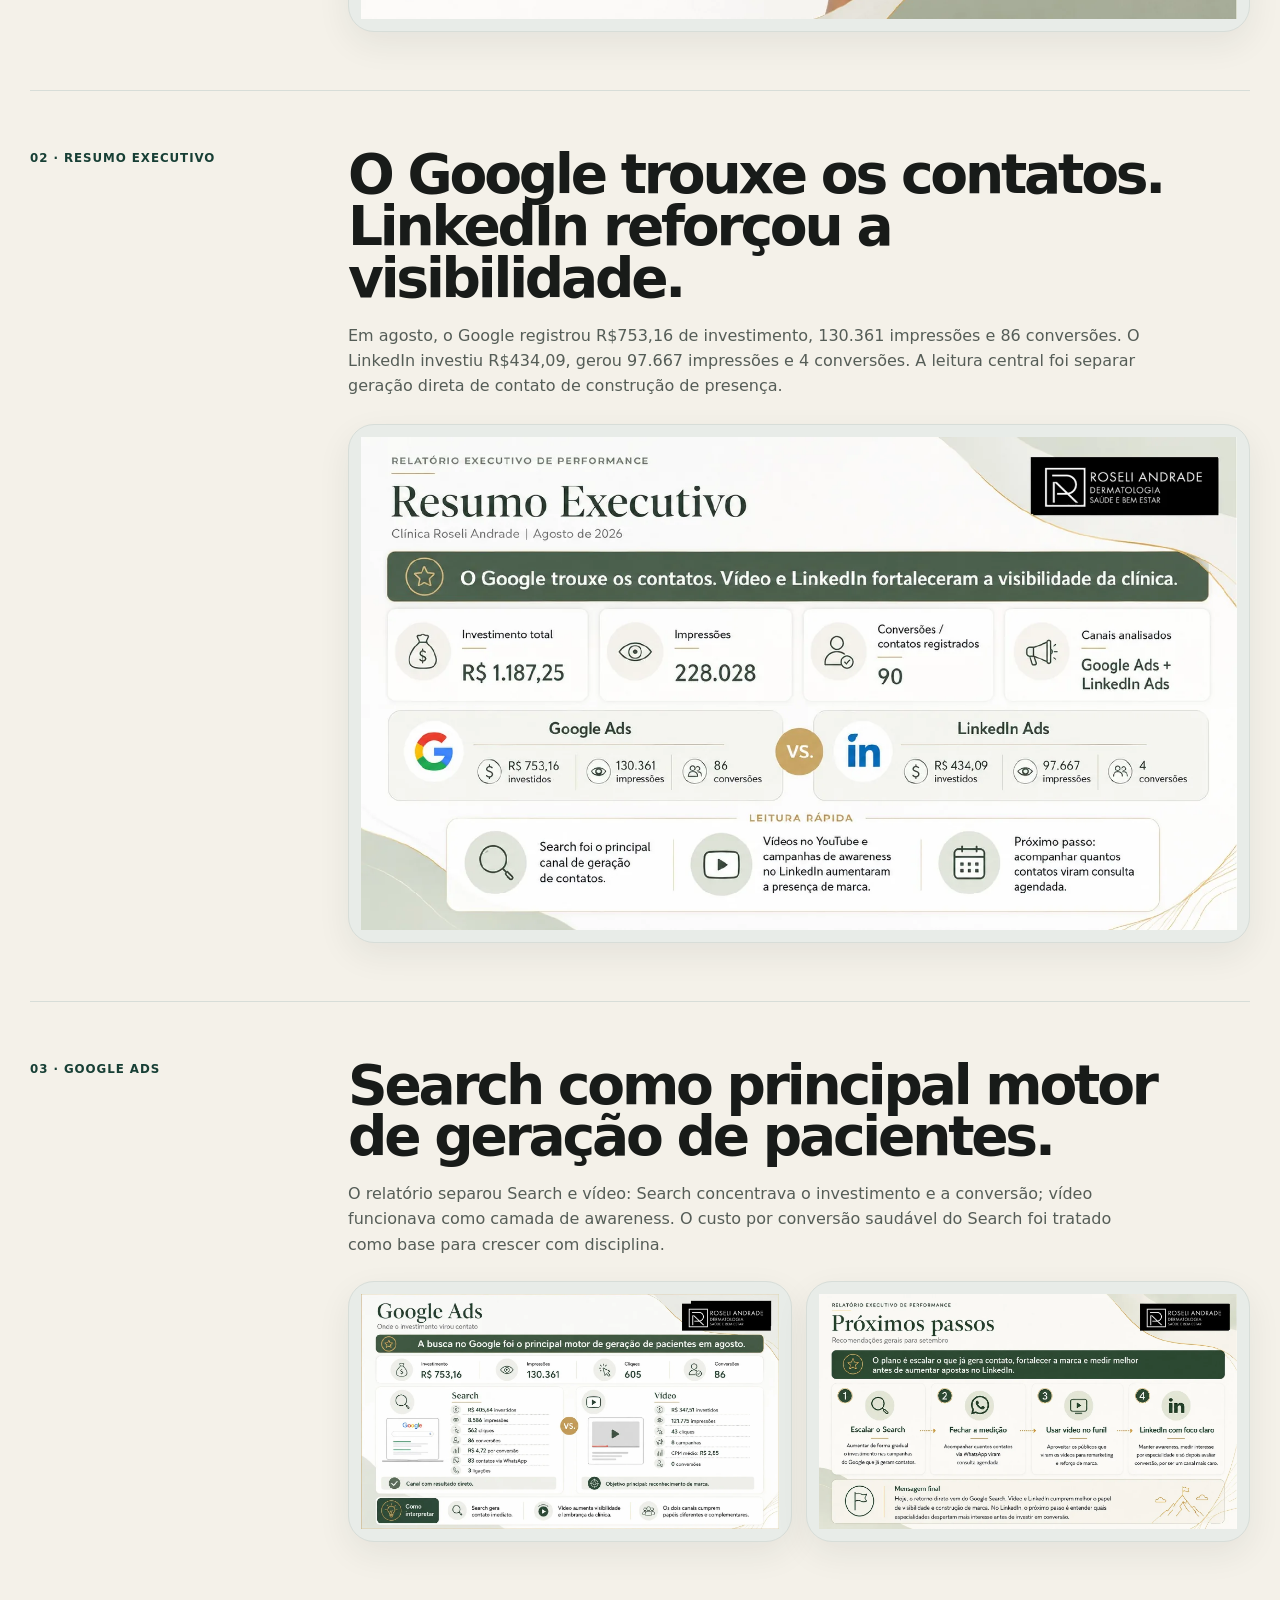
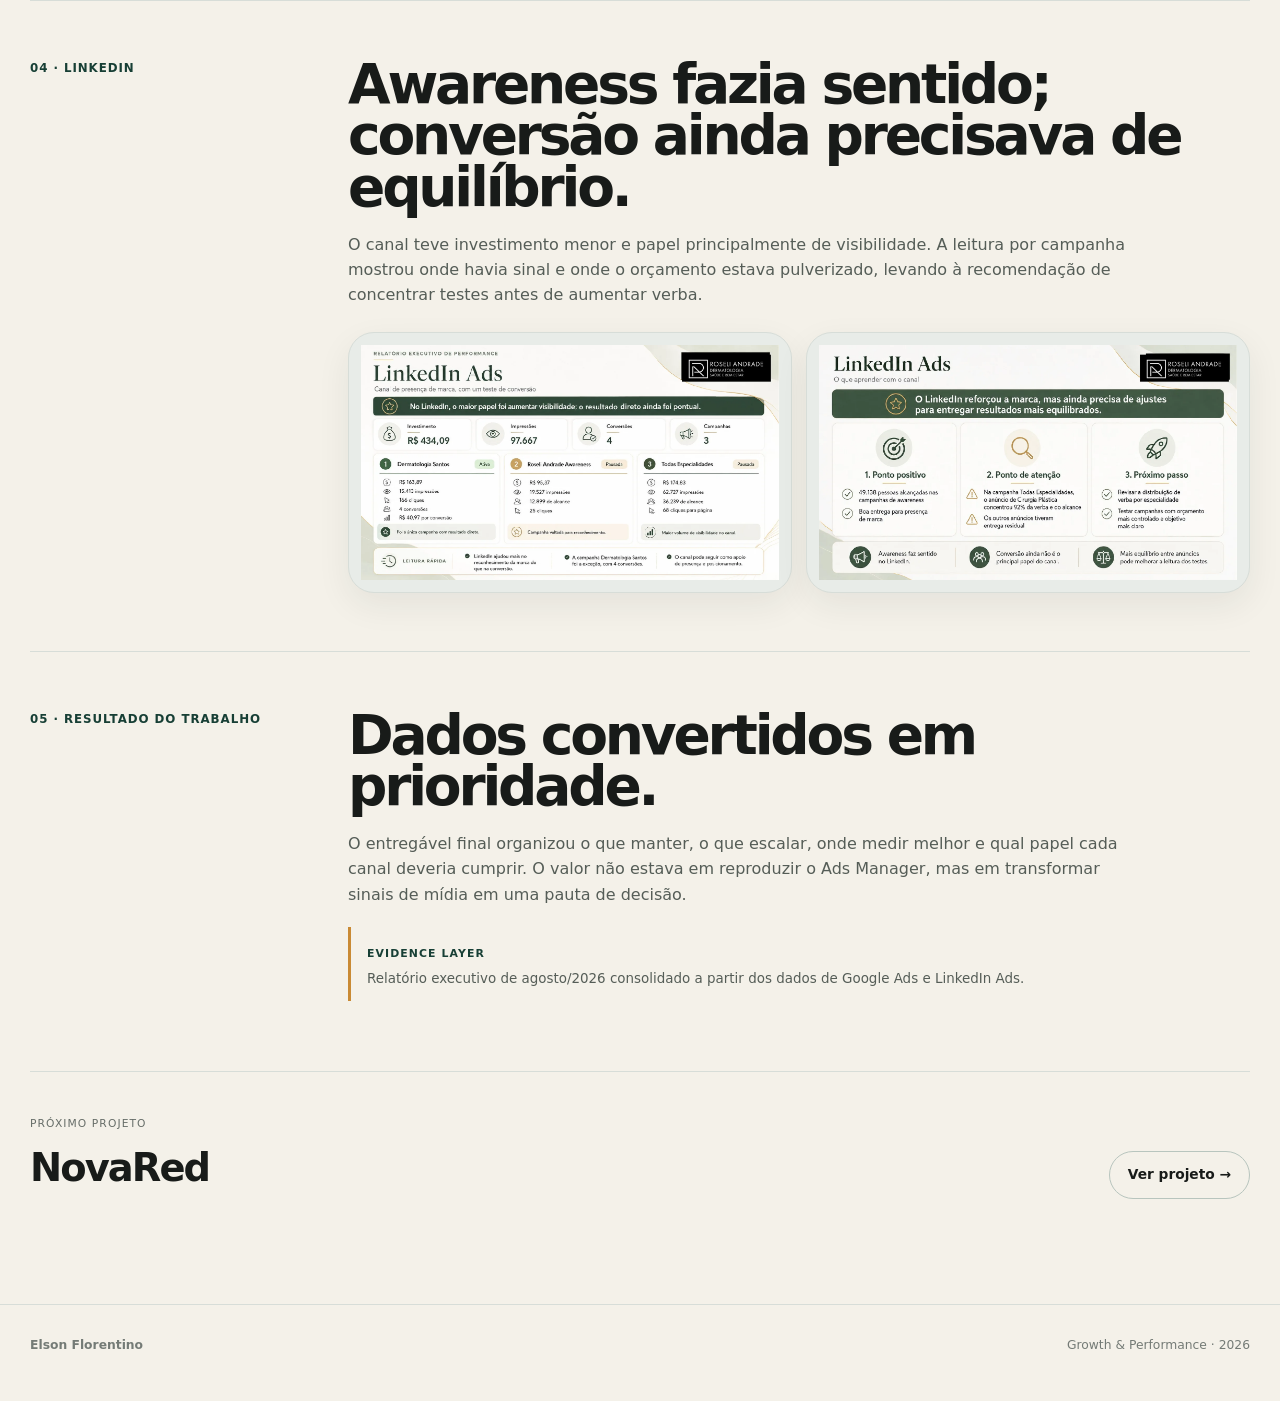
<file: cases/roseli.html>
<!doctype html><html lang="pt-BR"><head><meta charset="utf-8"><meta name="viewport" content="width=device-width,initial-scale=1"><meta name="description" content="Case Clínica Roseli Andrade — Google Ads, LinkedIn Ads, analytics e reporting executivo."><title>Clínica Roseli Andrade — Case | Elson Florentino</title><link rel="stylesheet" href="../assets/styles.css?v=20260910-materials"></head><body>
<a class="skip" href="#main">Pular para o conteúdo</a>
<header class="site-header"><div class="wrap nav"><a class="brand" href="../index.html">ELSON FLORENTINO<small>Growth & Performance</small></a><nav class="navlinks" aria-label="Navegação principal"><a href="../index.html#work">Projetos</a><a href="../index.html#capabilities">Atuação</a><a href="../assets/documents/elson-florentino-cv-2026.pdf" target="_blank" rel="noreferrer">CV ↗</a></nav><button class="menu" type="button" aria-label="Abrir menu" aria-expanded="false">☰</button></div></header>
<main id="main">
<section class="case-hero"><div class="wrap"><div class="kicker">Clínica Roseli Andrade · Saúde · Agosto 2026</div><h1>Da plataforma para a <span>decisão.</span></h1><p class="case-sub">Google e LinkedIn tinham papéis diferentes. O trabalho foi organizar aquisição, visibilidade e próximos passos em uma leitura executiva simples, sem forçar a mesma métrica para todos os canais.</p><div class="case-facts"><div class="case-fact"><b>R$1.187,25</b><span>investimento total · agosto/2026</span></div><div class="case-fact"><b>228.028</b><span>impressões · agosto/2026</span></div><div class="case-fact"><b>90</b><span>contatos/conversões registrados</span></div></div><a class="back" href="../index.html#work">← Voltar aos projetos</a></div></section>
<div class="case-body"><div class="wrap">
<section class="case-block"><div class="case-label">01 · Contexto</div><div class="case-content"><h2>Dois canais, duas funções, uma história para a gestão.</h2><p>Search concentrava intenção e contato. Vídeo ajudava a construir familiaridade. LinkedIn reforçava presença e oferecia sinais de interesse por especialidade. O relatório precisava traduzir isso em decisões para o mês seguinte.</p><div class="role-list"><span>Paid Media</span><span>Analytics</span><span>Executive Reporting</span><span>Optimization</span></div><div class="case-visual"><img width="1600" height="899" loading="lazy" decoding="async" class="zoomable" src="../assets/images/roseli-1.webp" alt="Capa do relatório executivo de performance da Clínica Roseli Andrade"></div></div></section>
<section class="case-block"><div class="case-label">02 · Resumo executivo</div><div class="case-content"><h2>O Google trouxe os contatos. LinkedIn reforçou a visibilidade.</h2><p>Em agosto, o Google registrou R$753,16 de investimento, 130.361 impressões e 86 conversões. O LinkedIn investiu R$434,09, gerou 97.667 impressões e 4 conversões. A leitura central foi separar geração direta de contato de construção de presença.</p><div class="case-visual"><img width="1600" height="899" loading="lazy" decoding="async" class="zoomable" src="../assets/images/roseli-2.webp" alt="Resumo executivo de agosto com investimento, impressões e conversões"></div></div></section>
<section class="case-block"><div class="case-label">03 · Google Ads</div><div class="case-content"><h2>Search como principal motor de geração de pacientes.</h2><p>O relatório separou Search e vídeo: Search concentrava o investimento e a conversão; vídeo funcionava como camada de awareness. O custo por conversão saudável do Search foi tratado como base para crescer com disciplina.</p><div class="case-grid-2"><div class="case-visual"><img width="1600" height="899" loading="lazy" decoding="async" class="zoomable" src="../assets/images/roseli-3.webp" alt="Slide de Google Ads com resultados de Search e vídeo"></div><div class="case-visual"><img width="1600" height="899" loading="lazy" decoding="async" class="zoomable" src="../assets/images/roseli-7.webp" alt="Próximos passos recomendados para setembro"></div></div></div></section>
<section class="case-block"><div class="case-label">04 · LinkedIn</div><div class="case-content"><h2>Awareness fazia sentido; conversão ainda precisava de equilíbrio.</h2><p>O canal teve investimento menor e papel principalmente de visibilidade. A leitura por campanha mostrou onde havia sinal e onde o orçamento estava pulverizado, levando à recomendação de concentrar testes antes de aumentar verba.</p><div class="case-grid-2"><div class="case-visual"><img width="1600" height="899" loading="lazy" decoding="async" class="zoomable" src="../assets/images/roseli-5.webp" alt="Resultados de LinkedIn Ads por campanha"></div><div class="case-visual"><img width="1600" height="899" loading="lazy" decoding="async" class="zoomable" src="../assets/images/roseli-6.webp" alt="Aprendizados e próximos passos para LinkedIn Ads"></div></div></div></section>
<section class="case-block"><div class="case-label">05 · Resultado do trabalho</div><div class="case-content"><h2>Dados convertidos em prioridade.</h2><p>O entregável final organizou o que manter, o que escalar, onde medir melhor e qual papel cada canal deveria cumprir. O valor não estava em reproduzir o Ads Manager, mas em transformar sinais de mídia em uma pauta de decisão.</p><div class="evidence"><b>Evidence layer</b><p>Relatório executivo de agosto/2026 consolidado a partir dos dados de Google Ads e LinkedIn Ads.</p></div></div></section>
<div class="case-next"><div><small>Próximo projeto</small><strong>NovaRed</strong></div><a class="btn" href="novared.html">Ver projeto →</a></div>
</div></div></main><footer class="footer"><div class="wrap footer-row"><b>Elson Florentino</b><span>Growth & Performance · 2026</span></div></footer><script src="../assets/site.js?v=20260910-materials"></script></body></html>
</file>
<file: andressa-anamnese/styles.css>
:root{--ink:#17233a;--muted:#667085;--gold:#efb33c;--gold2:#ffd56b;--cream:#fff9ed;--paper:#fffefa;--line:#eadfcb;--soft:#fff2c7;--shadow:0 14px 36px rgba(88,65,20,.08)}
*{box-sizing:border-box}html{scroll-behavior:smooth}body{margin:0;background:linear-gradient(180deg,#fffaf0 0,#fffdf9 38%,#fff9ef 100%);color:var(--ink);font-family:Inter,system-ui,-apple-system,BlinkMacSystemFont,"Segoe UI",sans-serif}.wrap{width:min(1420px,calc(100% - 36px));margin:auto}
.hero{min-height:510px;display:grid;grid-template-columns:1.15fr .85fr;gap:26px;align-items:center;padding:36px 0 24px;position:relative}.hero:before{content:"";position:absolute;inset:0;background:radial-gradient(circle at 18% 95%,rgba(239,179,60,.18),transparent 22%),radial-gradient(circle at 78% 6%,rgba(255,213,107,.24),transparent 22%);pointer-events:none}.hero-copy{position:relative;z-index:1;padding:18px 0}.brand-row{display:flex;align-items:center;gap:10px}.brand-name{font-family:Caveat,cursive;font-size:66px;line-height:.9;font-weight:700;color:#17233a}.heart{font-family:Caveat,cursive;font-size:46px;color:#c77c00;transform:rotate(-7deg)}.brand-sub{letter-spacing:.25em;font-size:11px;font-weight:700;color:#9a7a3f;margin:6px 0 34px}.eyebrow{font-size:12px;letter-spacing:.18em;color:#a46c00;font-weight:800;max-width:520px;line-height:1.45}h1,h2{font-family:"DM Serif Display",serif;font-weight:400}h1{font-size:clamp(46px,5.3vw,78px);line-height:.95;margin:14px 0 16px;max-width:850px;letter-spacing:-.02em}.lead{font-family:"DM Serif Display",serif;font-size:21px;line-height:1.35;color:#40506a;max-width:780px;margin:0}.hero-highlights{display:grid;grid-template-columns:repeat(3,minmax(0,1fr));gap:12px;margin:28px 0 8px;max-width:900px}.highlight{display:flex;align-items:center;gap:10px;border-top:1px solid #dcc58e;padding-top:12px;font-size:13px;font-weight:650;color:#40506a}.icon{font-size:24px;color:#d48a00;line-height:1}.hand-note{font-family:Caveat,cursive;font-size:31px;color:#5f4a1b;margin-top:28px;transform:rotate(-1.5deg);display:inline-block}.hero-photo-wrap{position:relative;min-height:480px;display:flex;align-items:flex-end;justify-content:center;overflow:hidden;border-radius:34px}.sun-shape{position:absolute;width:80%;aspect-ratio:1;border-radius:50%;background:linear-gradient(155deg,#ffd56b,#efb33c);right:2%;top:4%;filter:saturate(.92)}.hero-photo{position:relative;z-index:2;width:min(100%,620px);height:480px;object-fit:cover;object-position:center 12%;border-radius:30px 30px 0 0;box-shadow:0 25px 60px rgba(83,60,16,.18)}.photo-note{position:absolute;z-index:3;font-family:Caveat,cursive;color:#2d2a24}.top-note{right:20px;top:20px;font-size:27px;background:rgba(255,249,235,.87);padding:9px 16px;border-radius:999px;transform:rotate(2deg)}.side-note{right:24px;bottom:56px;font-size:43px;line-height:.88;text-align:right;transform:rotate(-5deg);text-shadow:0 2px 0 rgba(255,255,255,.35)}
.progress-wrap{position:sticky;top:0;z-index:20;background:rgba(255,250,240,.92);backdrop-filter:blur(10px);border-top:1px solid #eadfcb;border-bottom:1px solid #eadfcb}.progress-inner{display:flex;align-items:center;gap:12px;height:46px;font-size:12px;color:#6d6251;font-weight:700}.progress-track{height:7px;background:#eee3d0;border-radius:99px;overflow:hidden;flex:1}.progress-fill{height:100%;width:0;background:linear-gradient(90deg,#d79b20,#ffd56b);transition:.25s}.progress-inner strong{min-width:38px;text-align:right;color:#2f2a22}
.form-area{padding:24px 0 18px}.form-grid{display:grid;grid-template-columns:repeat(3,minmax(0,1fr));gap:16px;align-items:start}.stack-col{display:grid;gap:16px}.card{background:rgba(255,255,255,.82);border:1px solid #eee3d1;border-radius:20px;padding:18px;box-shadow:var(--shadow);backdrop-filter:blur(5px)}.full-card{grid-column:1/-1}.section-head{display:flex;align-items:center;gap:12px;margin-bottom:16px}.num{width:40px;height:40px;border-radius:50%;background:linear-gradient(145deg,#ffd874,#efb33c);display:grid;place-items:center;font-family:"DM Serif Display",serif;font-size:23px;color:#17233a;flex:none}.section-head h2{margin:0;font-size:25px;line-height:1.04}.field{display:grid;gap:8px}.field+.field{margin-top:14px}.legend{font-size:13px;font-weight:700;line-height:1.35;color:#303b4f}.options{display:grid;gap:7px}.two-col{grid-template-columns:repeat(2,minmax(0,1fr))}.days-grid{grid-template-columns:repeat(2,minmax(0,1fr))}.choice{position:relative;cursor:pointer}.choice input{position:absolute;opacity:0;pointer-events:none}.choice span{display:flex;align-items:center;gap:9px;min-height:39px;padding:8px 10px;border:1px solid transparent;border-radius:10px;font-size:13px;color:#536078;transition:.18s}.choice span:before{content:"";width:16px;height:16px;border:1.7px solid #9aa3b2;border-radius:50%;background:#fff;flex:none}.choice.check span:before{border-radius:4px}.choice:hover span{background:#fff9e7}.choice input:checked+span{background:#fff2c7;border-color:#e5b64a;color:#263247}.choice input:checked+span:before{background:#e9ad2e;border-color:#dca01f;box-shadow:inset 0 0 0 4px #fff}.choice.check input:checked+span:before{box-shadow:none}textarea,input[type=text],select{width:100%;border:1px solid #dfe3e8;background:#fff;border-radius:9px;padding:11px 12px;font:inherit;font-size:13px;color:#263247;outline:none;transition:.2s}textarea{min-height:68px;resize:vertical}textarea:focus,input[type=text]:focus,select:focus{border-color:#dca01f;box-shadow:0 0 0 3px rgba(239,179,60,.16)}textarea::placeholder,input::placeholder{color:#a3aab6}.priority-grid{display:grid;grid-template-columns:repeat(3,1fr);gap:8px}.conditional{display:none;margin-top:8px}.conditional.show{display:block}.final-grid{display:grid;grid-template-columns:repeat(3,1fr);gap:14px}
.submit-card{margin-top:16px;background:linear-gradient(100deg,#fffaf0,#fff3c8);border:1px solid #ead9aa;border-radius:24px;padding:24px 28px;display:grid;grid-template-columns:1.3fr .7fr;gap:24px;align-items:center;box-shadow:var(--shadow)}.submit-script{font-family:Caveat,cursive;font-size:34px;color:#3e3425}.submit-note p{color:#6b604f;margin:6px 0 0;font-size:14px;max-width:730px}.submit-actions{display:grid;gap:9px}.btn{border:0;border-radius:999px;padding:13px 20px;font-weight:800;font-size:14px;cursor:pointer}.btn.primary{background:linear-gradient(90deg,#e9ab2f,#ffc85a);color:#252016;box-shadow:0 10px 24px rgba(220,160,31,.22)}.btn.ghost{background:#fff;border:1px solid #ddcfb4;color:#554c40}.submit-actions small{color:#7a6f60;font-size:11px;line-height:1.4}.footer{padding:22px 0 38px;display:flex;align-items:flex-end;justify-content:space-between;gap:20px;color:#6f6250}.footer-script{font-family:Caveat,cursive;font-size:28px;color:#57431c}.footer-mark{font-size:9px;letter-spacing:.28em;font-weight:700}.toast{position:fixed;left:50%;bottom:24px;transform:translate(-50%,16px);opacity:0;background:#1f2633;color:#fff;padding:10px 14px;border-radius:999px;font-size:12px;z-index:50;transition:.2s}.toast.show{opacity:1;transform:translate(-50%,0)}dialog{border:0;border-radius:22px;width:min(720px,calc(100% - 24px));padding:24px;background:#fffdf8;box-shadow:0 30px 80px rgba(0,0,0,.25)}dialog::backdrop{background:rgba(17,24,39,.55)}dialog h2{font-size:30px;margin:0 0 4px}.modal-copy{margin:0 0 14px;color:#746957;font-size:13px}.summary{white-space:pre-wrap;background:#fff7d9;border:1px solid #ead89d;border-radius:14px;padding:14px;max-height:52vh;overflow:auto;font-size:12px;line-height:1.55}.modal-actions{display:flex;gap:8px;flex-wrap:wrap;margin-top:14px}.modal-actions .btn{flex:1}.close{float:right;border:0;background:transparent;font-size:26px;cursor:pointer;color:#6c6253}
@media(max-width:1080px){.hero{grid-template-columns:1fr;min-height:auto}.hero-copy{padding-bottom:0}.hero-photo-wrap{min-height:420px}.hero-photo{height:420px;width:min(100%,760px)}.hero-highlights{grid-template-columns:1fr}.form-grid{grid-template-columns:repeat(2,minmax(0,1fr))}.full-card{grid-column:1/-1}.final-grid{grid-template-columns:1fr}.stack-col{display:contents}}
@media(max-width:720px){.wrap{width:min(100% - 18px,680px)}.hero{padding-top:22px}.brand-name{font-size:52px}.brand-sub{margin-bottom:24px}.eyebrow{font-size:10px}.lead{font-size:18px}.hero-photo-wrap{min-height:360px;border-radius:26px}.hero-photo{height:360px;border-radius:24px 24px 0 0}.side-note{font-size:34px;right:12px;bottom:34px}.top-note{font-size:20px;right:10px;top:12px}.form-grid{grid-template-columns:1fr}.full-card{grid-column:auto}.stack-col{display:grid}.priority-grid,.two-col,.days-grid{grid-template-columns:1fr 1fr}.submit-card{grid-template-columns:1fr;padding:20px}.footer{display:grid}.footer-mark{line-height:1.6}.progress-inner{height:42px}.section-head h2{font-size:23px}}
@media(max-width:430px){h1{font-size:42px}.hero-photo-wrap{min-height:330px}.hero-photo{height:330px}.priority-grid{grid-template-columns:1fr}.two-col{grid-template-columns:1fr}.submit-script{font-size:30px}.brand-name{font-size:48px}.hand-note{font-size:26px}.side-note{font-size:30px}}
</file>
<file: assets/styles.css>
:root{
  --bg:#f4f1e9;
  --paper:#fffdf8;
  --ink:#181b19;
  --muted:#666d68;
  --green:#173f35;
  --green-2:#24564a;
  --green-soft:#dfe9e4;
  --amber:#c98a34;
  --amber-soft:#f2e4cc;
  --line:#d7ddd8;
  --line-strong:#b8c5be;
  --max:1220px;
  --r-xl:34px;
  --r-lg:24px;
  --r-md:16px;
  --shadow:0 28px 80px rgba(28,48,39,.10);
  --shadow-soft:0 12px 34px rgba(28,48,39,.07);
}
*{box-sizing:border-box}
html{scroll-behavior:smooth}
body{margin:0;background:var(--bg);color:var(--ink);font-family:Inter,ui-sans-serif,system-ui,-apple-system,BlinkMacSystemFont,"Segoe UI",sans-serif;line-height:1.58;-webkit-font-smoothing:antialiased;text-rendering:optimizeLegibility}
body.menu-open{overflow:hidden}
a{color:inherit;text-decoration:none}
img{display:block;max-width:100%;height:auto}
button{font:inherit;color:inherit}
.wrap{width:min(calc(100% - 44px),var(--max));margin:auto}
.skip{position:fixed;left:14px;top:-70px;z-index:100;background:var(--ink);color:#fff;padding:10px 14px;border-radius:10px;transition:top .18s ease}
.skip:focus{top:14px}
.kicker{font-size:.73rem;line-height:1.2;text-transform:uppercase;letter-spacing:.14em;font-weight:850;color:var(--green)}
.eyebrow{font-size:.76rem;color:var(--muted);font-weight:750;letter-spacing:.02em}
.muted{color:var(--muted)}
.site-header{position:sticky;top:0;z-index:40;border-bottom:1px solid rgba(23,63,53,.10);background:rgba(244,241,233,.90);backdrop-filter:blur(18px)}
.nav{min-height:76px;display:flex;align-items:center;justify-content:space-between;gap:24px}
.brand{display:inline-flex;flex-direction:column;line-height:1;font-weight:900;letter-spacing:-.035em;font-size:1rem}
.brand small{font-size:.63rem;text-transform:uppercase;letter-spacing:.14em;color:var(--muted);margin-top:7px;font-weight:800}
.navlinks{display:flex;align-items:center;gap:25px;font-size:.85rem;font-weight:780}
.navlinks a{position:relative;padding:9px 0}
.navlinks a::after{content:"";position:absolute;height:1px;left:0;right:100%;bottom:3px;background:var(--green);transition:right .18s ease}
.navlinks a:hover::after,.navlinks a:focus-visible::after{right:0}
.nav-cta{border:1px solid var(--green)!important;border-radius:999px;padding:10px 15px!important}
.nav-cta::after{display:none}
.menu{display:none;border:1px solid var(--line);background:var(--paper);width:44px;height:44px;border-radius:50%;cursor:pointer}
.hero{position:relative;overflow:hidden;padding:112px 0 76px}
.hero::before{content:"";position:absolute;inset:-250px -220px auto auto;width:650px;height:650px;border-radius:50%;background:radial-gradient(circle,rgba(201,138,52,.16),rgba(201,138,52,0) 68%);pointer-events:none}
.hero-grid{display:grid;grid-template-columns:minmax(0,1.45fr) minmax(300px,.55fr);gap:76px;align-items:end}
.hero h1{font-size:clamp(4.1rem,9.7vw,9.4rem);line-height:.82;letter-spacing:-.082em;margin:18px 0 30px;max-width:1050px;font-weight:850}
.hero h1 span{color:var(--green)}
.hero .lead{font-size:clamp(1.12rem,1.75vw,1.46rem);color:#505852;max-width:780px;margin:0}
.actions{display:flex;flex-wrap:wrap;gap:10px;margin-top:32px}
.btn{display:inline-flex;align-items:center;justify-content:center;min-height:48px;padding:0 18px;border:1px solid var(--line-strong);border-radius:999px;font-weight:820;font-size:.86rem;transition:transform .18s ease,background .18s ease,border-color .18s ease}
.btn:hover{transform:translateY(-2px)}
.btn.primary{background:var(--green);border-color:var(--green);color:#fff}
.btn.ghost{background:rgba(255,255,255,.38)}
.hero-panel{border-top:1px solid var(--line);padding-top:22px}
.hero-panel h2{font-size:1rem;margin:0 0 10px;letter-spacing:-.02em}
.hero-panel p{color:var(--muted);font-size:.91rem;margin:0}
.hero-panel .micro{display:flex;flex-wrap:wrap;gap:7px;margin-top:20px}
.hero-panel .micro span{font-size:.69rem;font-weight:800;padding:7px 9px;border-radius:999px;background:rgba(23,63,53,.07);color:var(--green)}
.proof{padding:0 0 96px}
.proof-grid{display:grid;grid-template-columns:repeat(4,1fr);border-top:1px solid var(--line);border-bottom:1px solid var(--line)}
.proof-item{padding:27px 23px 27px 0}
.proof-item+.proof-item{border-left:1px solid var(--line);padding-left:23px}
.proof-item b{display:block;font-size:clamp(2rem,3.5vw,3.55rem);line-height:1;letter-spacing:-.06em;color:var(--green)}
.proof-item span{display:block;margin-top:8px;font-size:.79rem;color:var(--muted)}
.proof-item small{display:block;margin-top:5px;font-size:.66rem;color:#8a918c}
section{padding:96px 0}
.section-head{display:grid;grid-template-columns:.9fr 1.1fr;gap:58px;align-items:end;margin-bottom:42px}
.section-head h2{font-size:clamp(2.7rem,5.6vw,5.7rem);line-height:.9;letter-spacing:-.066em;margin:9px 0 0;max-width:650px}
.section-head p{margin:0;color:var(--muted);max-width:700px;font-size:1rem}
.featured{display:grid;gap:28px}
.project{display:grid;grid-template-columns:1.12fr .88fr;background:var(--paper);border:1px solid var(--line);border-radius:var(--r-xl);overflow:hidden;min-height:560px;box-shadow:var(--shadow)}
.project:nth-child(even) .project-media{order:2}
.project-media{position:relative;background:#0c1512;min-width:0;padding:24px;display:flex;flex-direction:column;justify-content:center;gap:20px}
.project-media img{width:100%;height:auto;max-height:560px;object-fit:contain}

.project:nth-child(3) .project-media{background:#e8ece8}
.project-media.contain img{object-fit:contain;padding:0}
.project-media .media-label{position:static;align-self:flex-start;background:rgba(18,24,21,.72);color:#fff;border:1px solid rgba(255,255,255,.16);backdrop-filter:blur(8px);padding:7px 10px;border-radius:999px;font-size:.66rem;font-weight:820;letter-spacing:.08em;text-transform:uppercase}
.project-copy{padding:48px;display:flex;flex-direction:column;justify-content:center}
.project-meta{font-size:.69rem;font-weight:850;text-transform:uppercase;letter-spacing:.12em;color:var(--green)}
.project h3{font-size:clamp(2.35rem,4.3vw,4.7rem);line-height:.92;letter-spacing:-.065em;margin:14px 0 18px;max-width:580px}
.project p{margin:0;color:var(--muted);max-width:580px}
.project-proof{display:flex;gap:8px;flex-wrap:wrap;margin-top:22px}
.project-proof span{font-size:.72rem;font-weight:820;padding:8px 10px;border:1px solid var(--line);background:#faf8f2;border-radius:999px}
.project-role{border-top:1px solid var(--line);margin-top:25px;padding-top:19px;color:#59605b;font-size:.79rem}
.project-role b{color:var(--ink)}
.link-row{display:flex;flex-wrap:wrap;gap:18px;margin-top:23px}
.text-link{display:inline-flex;align-items:center;gap:8px;color:var(--green);font-weight:860;font-size:.84rem}
.text-link:hover{text-decoration:underline;text-underline-offset:4px}
.secondary-grid{display:grid;grid-template-columns:repeat(2,1fr);gap:18px}
.secondary-card{background:var(--paper);border:1px solid var(--line);border-radius:var(--r-lg);overflow:hidden;box-shadow:var(--shadow-soft);display:flex;flex-direction:column;min-height:100%}
.secondary-media{background:#e8ece8;padding:16px;min-width:0}
.secondary-media img{width:100%;height:auto;object-fit:contain}

.secondary-body{padding:27px 28px 30px;display:flex;flex-direction:column;flex:1}
.secondary-tag{font-size:.66rem;color:var(--green);font-weight:880;letter-spacing:.11em;text-transform:uppercase}
.secondary-card h3{font-size:clamp(1.65rem,2.8vw,2.5rem);line-height:.97;letter-spacing:-.052em;margin:10px 0 13px}
.secondary-card p{margin:0;color:var(--muted);font-size:.9rem}
.secondary-card .link-row{margin-top:auto;padding-top:20px}
.capabilities{background:#173f35;color:#fff}
.capabilities .section-head p,.capabilities .kicker{color:#c8d8d2}
.cap-grid{display:grid;grid-template-columns:repeat(3,1fr);gap:1px;background:rgba(255,255,255,.18);border:1px solid rgba(255,255,255,.18);border-radius:28px;overflow:hidden}
.cap{background:#173f35;padding:28px;min-height:190px}
.cap .num{font-size:.67rem;color:#e3b572;font-weight:850;letter-spacing:.14em}
.cap h3{font-size:1.28rem;margin:14px 0 9px}
.cap p{font-size:.84rem;color:#c9d6d1;margin:0}
.ai-band{padding-top:0}
.ai-shell{position:relative;border:1px solid var(--line);border-radius:var(--r-xl);overflow:hidden;background:var(--ink);color:#fff;display:grid;grid-template-columns:1fr .92fr;min-height:430px}
.ai-copy{padding:50px;position:relative;z-index:2}
.ai-copy .kicker{color:#e2b36e}
.ai-copy h2{font-size:clamp(2.8rem,5vw,5.5rem);line-height:.9;letter-spacing:-.065em;margin:12px 0 19px}
.ai-copy p{color:#c5cbc7;max-width:600px}
.ai-visual{position:relative;min-height:350px;background:linear-gradient(135deg,#143f35,#0f241f)}
.ai-visual img{width:100%;height:100%;object-fit:contain;mix-blend-mode:screen;opacity:.78}
.ai-list{display:grid;grid-template-columns:repeat(2,1fr);gap:10px;margin-top:24px}
.ai-list div{border-top:1px solid rgba(255,255,255,.18);padding-top:10px;font-size:.78rem;color:#d0d7d3}
.experience{display:grid;border-top:1px solid var(--line)}
.job{display:grid;grid-template-columns:130px 1.05fr 1fr;gap:30px;padding:27px 0;border-bottom:1px solid var(--line);align-items:start}
.job time{font-size:.78rem;font-weight:850;color:var(--green)}
.job h3{margin:0 0 5px;font-size:1.08rem}
.job p{margin:0;color:var(--muted);font-size:.86rem}
.job .result{font-size:.8rem;color:#555d58}
.about{display:grid;grid-template-columns:minmax(280px,.72fr) 1.28fr;gap:66px;align-items:center}
.portrait{aspect-ratio:4/5;border-radius:30px;overflow:hidden;background:#d8ded9;box-shadow:var(--shadow)}
.portrait img{width:100%;height:100%;object-fit:contain}
.about h2{font-size:clamp(2.7rem,5vw,5.3rem);line-height:.93;letter-spacing:-.064em;margin:12px 0 22px}
.about p{color:var(--muted);max-width:700px}
.kaya-note{border-left:3px solid var(--amber);padding:14px 0 14px 18px;margin-top:26px;color:#545c56;font-size:.86rem;max-width:680px}
.cta{padding:0 0 110px}
.cta-box{background:var(--green);color:#fff;border-radius:var(--r-xl);padding:58px;display:grid;grid-template-columns:1.2fr .8fr;gap:48px;align-items:end}
.cta-box .kicker{color:#c8d8d2}
.cta-box h2{font-size:clamp(3rem,5.5vw,6rem);line-height:.9;letter-spacing:-.068em;margin:10px 0 0}
.cta-box p{color:#c8d8d2;margin:0}
.cta-box .btn{color:#fff;border-color:rgba(255,255,255,.4)}
.cta-box .btn.primary{background:#fff;color:var(--ink);border-color:#fff}
.footer{border-top:1px solid var(--line);padding:31px 0 46px;font-size:.77rem;color:#747b76}
.footer-row{display:flex;justify-content:space-between;gap:20px}
.case-hero{position:relative;padding:92px 0 50px;overflow:hidden}
.case-hero::after{content:"";position:absolute;inset:auto -130px -180px auto;width:440px;height:440px;border-radius:50%;background:radial-gradient(circle,rgba(201,138,52,.13),transparent 68%);pointer-events:none}
.case-hero h1{font-size:clamp(3.8rem,8.4vw,8.1rem);line-height:.84;letter-spacing:-.078em;margin:17px 0 26px;max-width:1080px}
.case-hero h1 span{color:var(--green)}
.case-sub{font-size:clamp(1.05rem,1.5vw,1.28rem);max-width:830px;color:var(--muted);margin:0}
.case-facts{display:grid;grid-template-columns:repeat(3,1fr);border-top:1px solid var(--line);border-bottom:1px solid var(--line);margin-top:38px}
.case-fact{padding:24px 22px 24px 0}
.case-fact+.case-fact{border-left:1px solid var(--line);padding-left:22px}
.case-fact b{display:block;font-size:clamp(1.7rem,2.8vw,2.7rem);line-height:1;letter-spacing:-.05em;color:var(--green)}
.case-fact span{display:block;color:var(--muted);font-size:.74rem;margin-top:6px}
.back{display:inline-flex;align-items:center;gap:8px;margin-top:22px;color:var(--green);font-size:.82rem;font-weight:850}
.case-body{padding:36px 0 105px}
.case-block{display:grid;grid-template-columns:260px 1fr;gap:58px;padding:58px 0;border-top:1px solid var(--line)}
.case-label{font-size:.74rem;color:var(--green);font-weight:900;letter-spacing:.08em;text-transform:uppercase}
.case-content h2{font-size:clamp(2.1rem,4.3vw,4.35rem);line-height:.94;letter-spacing:-.058em;margin:0 0 18px;max-width:860px}
.case-content>p{color:#555d57;max-width:800px}
.role-list{display:flex;flex-wrap:wrap;gap:8px;margin-top:20px}
.role-list span{border:1px solid var(--line);background:#fbfaf6;padding:8px 10px;border-radius:999px;font-size:.73rem;font-weight:820}
.case-visual{margin-top:26px;min-width:0;padding:12px;border-radius:26px;border:1px solid var(--line);background:#e8ece8;box-shadow:var(--shadow-soft)}
.case-visual img{width:100%;height:auto;object-fit:contain}
.case-visual.dark{background:#0c1512;padding:30px}
.case-visual.dark img{object-fit:contain}
.case-grid-2{display:grid;grid-template-columns:repeat(2,1fr);gap:14px;margin-top:24px}
.case-grid-2 .case-visual{margin:0}
.decision{border:1px solid var(--line);background:var(--paper);border-radius:20px;padding:22px 23px;margin-top:16px}
.decision small{font-size:.65rem;text-transform:uppercase;letter-spacing:.1em;font-weight:880;color:var(--green)}
.decision h3{font-size:1.24rem;line-height:1.15;margin:8px 0 9px;letter-spacing:-.03em}
.decision p{font-size:.86rem;color:var(--muted);margin:0}
.evidence{border-left:3px solid var(--amber);padding:12px 0 12px 16px;margin-top:20px;max-width:800px}
.evidence b{font-size:.68rem;text-transform:uppercase;letter-spacing:.1em;color:var(--green)}
.evidence p{margin:4px 0 0;color:#555d57;font-size:.84rem}
.flow{display:grid;grid-template-columns:repeat(6,1fr);gap:8px;margin-top:24px}
.flow span{border:1px solid var(--line);background:var(--paper);border-radius:13px;padding:14px 9px;text-align:center;font-size:.71rem;font-weight:820}
.timeline{display:grid;grid-template-columns:repeat(4,1fr);gap:1px;background:var(--line);border:1px solid var(--line);border-radius:20px;overflow:hidden;margin-top:24px}
.timeline div{background:var(--paper);padding:20px}
.timeline b{display:block;font-size:.68rem;color:var(--green);letter-spacing:.08em;text-transform:uppercase}
.timeline span{display:block;font-size:.82rem;color:var(--muted);margin-top:7px}
.status{background:var(--amber-soft);border:1px solid #dfc69f;border-radius:18px;padding:17px 18px;color:#5a4d39;font-size:.84rem;margin-top:20px}
.metric-callout{display:grid;grid-template-columns:.75fr 1.25fr;border:1px solid var(--line);background:var(--paper);border-radius:22px;overflow:hidden;margin-top:22px}
.metric-callout .big{display:flex;align-items:center;justify-content:center;padding:28px;background:var(--green);color:#fff;font-size:clamp(3rem,6vw,6rem);font-weight:900;letter-spacing:-.07em}
.metric-callout .copy{padding:28px}
.metric-callout .copy h3{margin:0 0 10px;font-size:1.35rem}
.metric-callout .copy p{margin:0;color:var(--muted);font-size:.88rem}
.case-next{border-top:1px solid var(--line);padding-top:44px;margin-top:12px;display:flex;justify-content:space-between;gap:24px;align-items:end}
.case-next small{display:block;color:var(--muted);font-size:.67rem;text-transform:uppercase;letter-spacing:.1em}
.case-next strong{display:block;font-size:clamp(1.6rem,3vw,2.7rem);letter-spacing:-.05em;margin-top:5px}
/* The original image remains fully visible at every viewport size. */
.lightbox{position:fixed;inset:0;width:100vw;max-width:none;height:100dvh;max-height:none;margin:0;border:0;padding:24px;background:rgba(11,16,14,.94);color:#fff}
.lightbox[open]{display:grid;place-items:center}
.lightbox::backdrop{background:rgba(11,16,14,.5)}
.lightbox-panel{width:min(1200px,100%);min-width:0;display:flex;flex-direction:column;align-items:center;gap:14px}
.lightbox-toolbar{width:100%;display:flex;align-items:center;justify-content:space-between;gap:16px}
.lightbox-original{text-decoration:underline;text-underline-offset:4px;font-size:.9rem}
.lightbox img{display:block;width:auto;height:auto;max-width:100%;max-height:calc(100dvh - 132px);object-fit:contain}
.lightbox-close{flex-shrink:0;width:44px;height:44px;border-radius:50%;border:1px solid rgba(255,255,255,.35);background:#fff;color:#111;cursor:pointer;font-weight:900}
.zoomable{cursor:zoom-in}
:focus-visible{outline:3px solid var(--amber);outline-offset:4px}
@media(max-width:980px){
  .hero-grid,.section-head,.about,.cta-box,.case-block{grid-template-columns:1fr}
  .hero-panel{max-width:660px}.project{grid-template-columns:1fr}.project:nth-child(even) .project-media{order:0}
  .project-media{padding:24px}.proof-grid{grid-template-columns:repeat(2,1fr)}
  .proof-item:nth-child(3){border-left:0;border-top:1px solid var(--line);padding-left:0}.proof-item:nth-child(4){border-top:1px solid var(--line)}
  .cap-grid{grid-template-columns:repeat(2,1fr)}.ai-shell{grid-template-columns:1fr}.ai-visual{min-height:280px}.job{grid-template-columns:110px 1fr}.job .result{grid-column:2}.case-block{gap:22px}.case-facts{grid-template-columns:1fr}.case-fact+.case-fact{border-left:0;border-top:1px solid var(--line);padding-left:0}.flow{grid-template-columns:repeat(3,1fr)}
}
@media(max-width:720px){
  .wrap{width:min(calc(100% - 28px),var(--max))}.site-header{backdrop-filter:blur(12px)}
  .navlinks{display:none;position:fixed;left:14px;right:14px;top:86px;background:var(--paper);border:1px solid var(--line);border-radius:20px;box-shadow:var(--shadow);padding:18px;flex-direction:column;align-items:stretch;gap:2px}.navlinks.open{display:flex}.navlinks a{padding:13px 8px}.nav-cta{border-radius:14px!important}.menu{display:block}
  .hero{padding:72px 0 54px}.hero h1{font-size:clamp(3.4rem,19vw,5.7rem)}.hero-grid{gap:40px}
  .actions .btn{width:100%}.proof{padding-bottom:72px}.proof-grid{grid-template-columns:1fr}.proof-item+.proof-item,.proof-item:nth-child(3){border-left:0;border-top:1px solid var(--line);padding-left:0}
  section{padding:72px 0}.section-head{gap:20px}.project-copy{padding:30px 24px}.project-media{padding:16px}.secondary-grid,.cap-grid,.ai-list,.case-grid-2,.timeline{grid-template-columns:1fr}
  .cap{min-height:0}.ai-copy{padding:34px 25px}.experience .job{grid-template-columns:1fr;gap:6px}.job .result{grid-column:auto}.about{gap:32px}.cta-box{padding:38px 25px}.footer-row{display:block}.footer-row span{display:block;margin-top:7px}
  .case-hero{padding:68px 0 40px}.case-hero h1{font-size:clamp(3.3rem,17vw,5.5rem)}.case-block{padding:44px 0}.flow{grid-template-columns:1fr 1fr}.metric-callout{grid-template-columns:1fr}.case-next{display:block}.case-next a{display:block;margin-top:16px}
}
@media(prefers-reduced-motion:reduce){html{scroll-behavior:auto}*,*::before,*::after{animation-duration:.001ms!important;animation-iteration-count:1!important;transition-duration:.001ms!important}}

/* Complete report pages retain their original aspect ratio. */
.report-page{min-width:0;margin:0}
.report-page figcaption{padding:10px 4px 4px;color:var(--muted);font-size:.875rem;line-height:1.5}
.report-more{margin-top:24px;border-top:1px solid var(--line);padding-top:18px}
.report-more summary{cursor:pointer;color:var(--green);font-weight:800;padding:10px 0}
.report-more summary:focus-visible{outline:3px solid var(--amber);outline-offset:4px}
</file>
